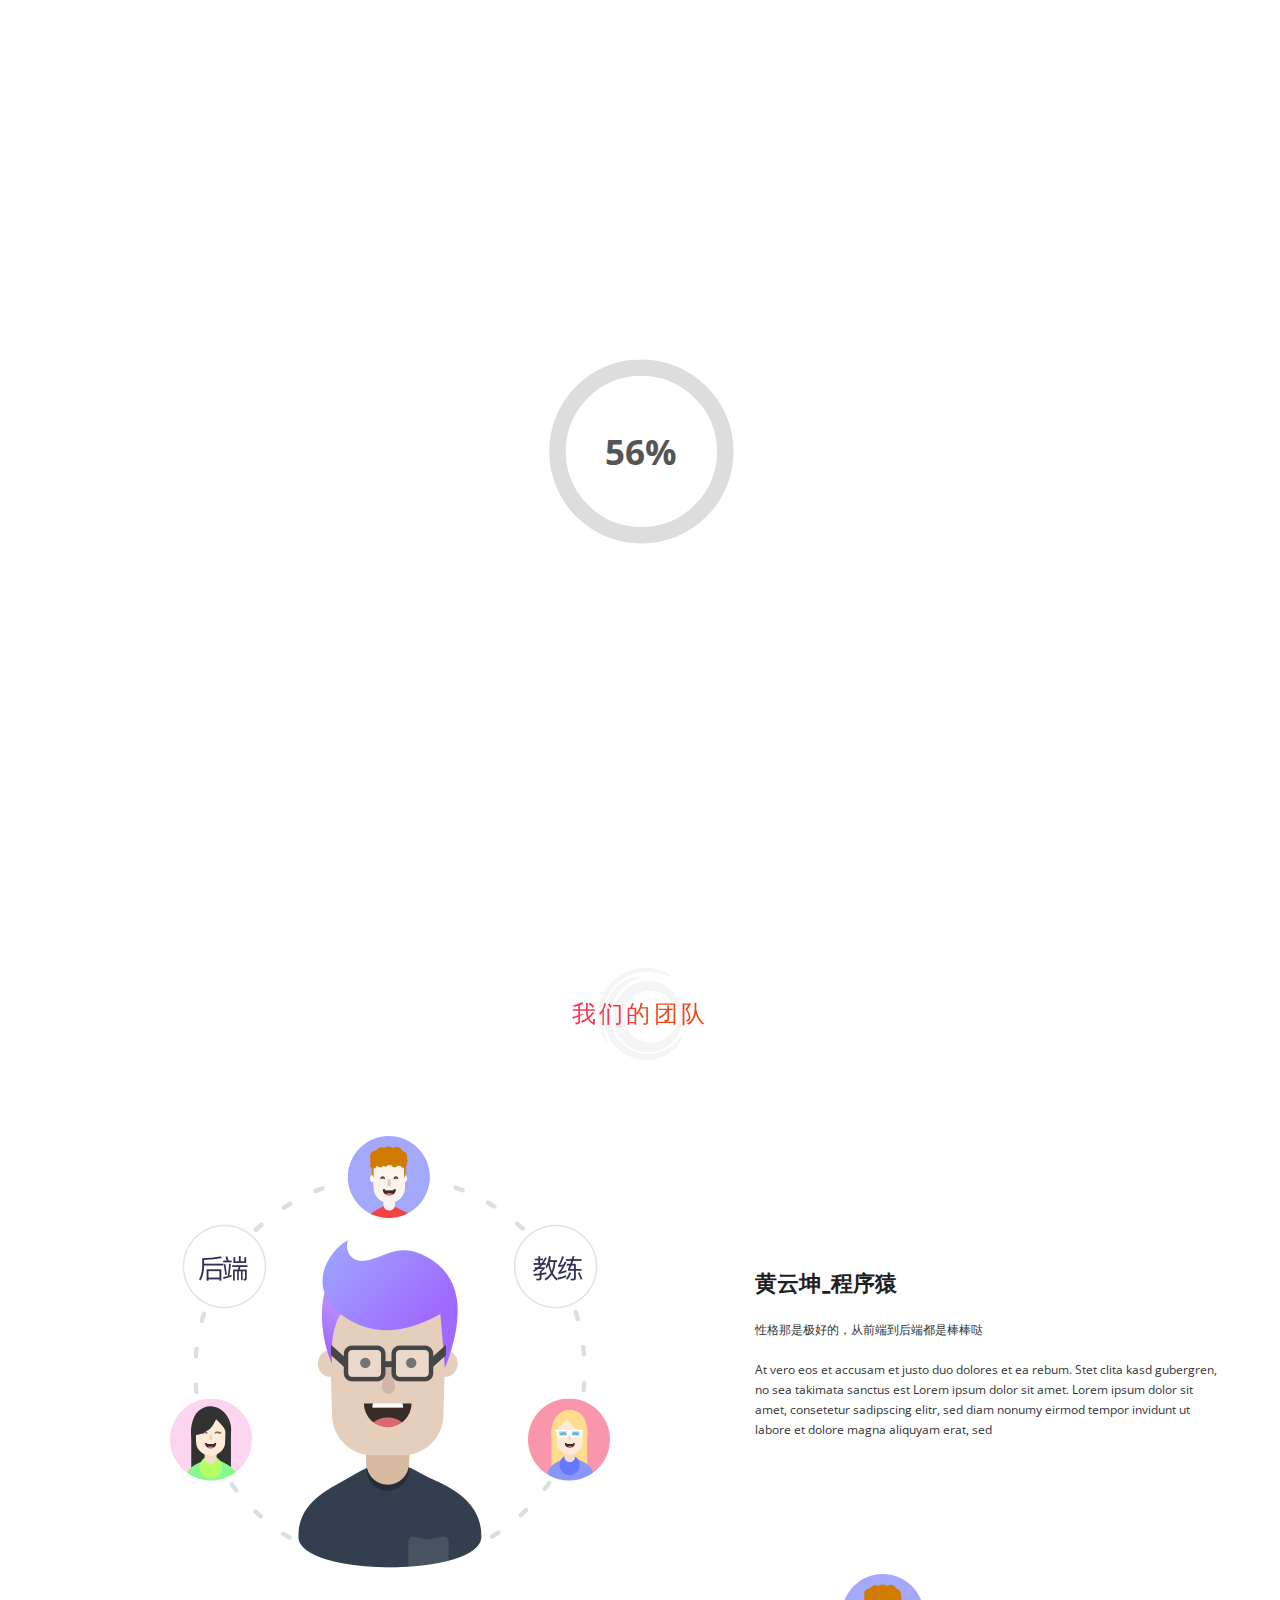
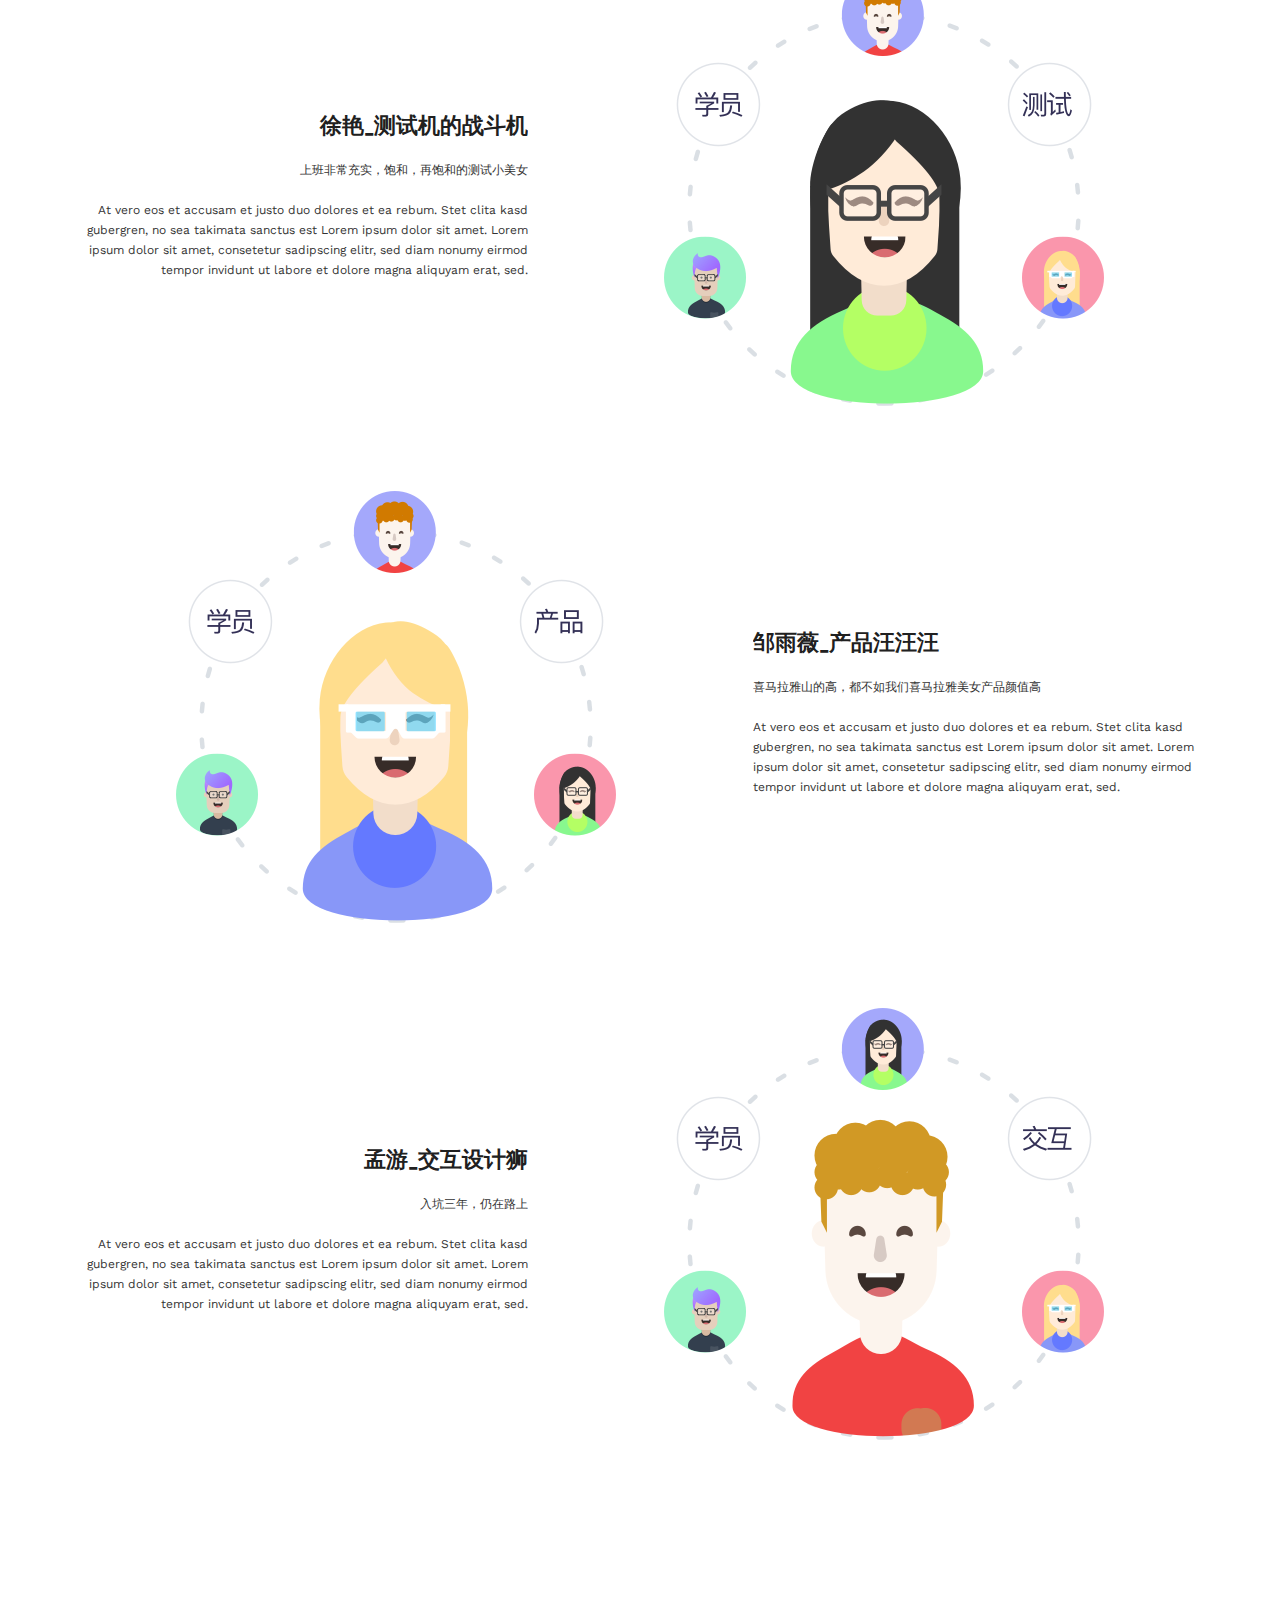
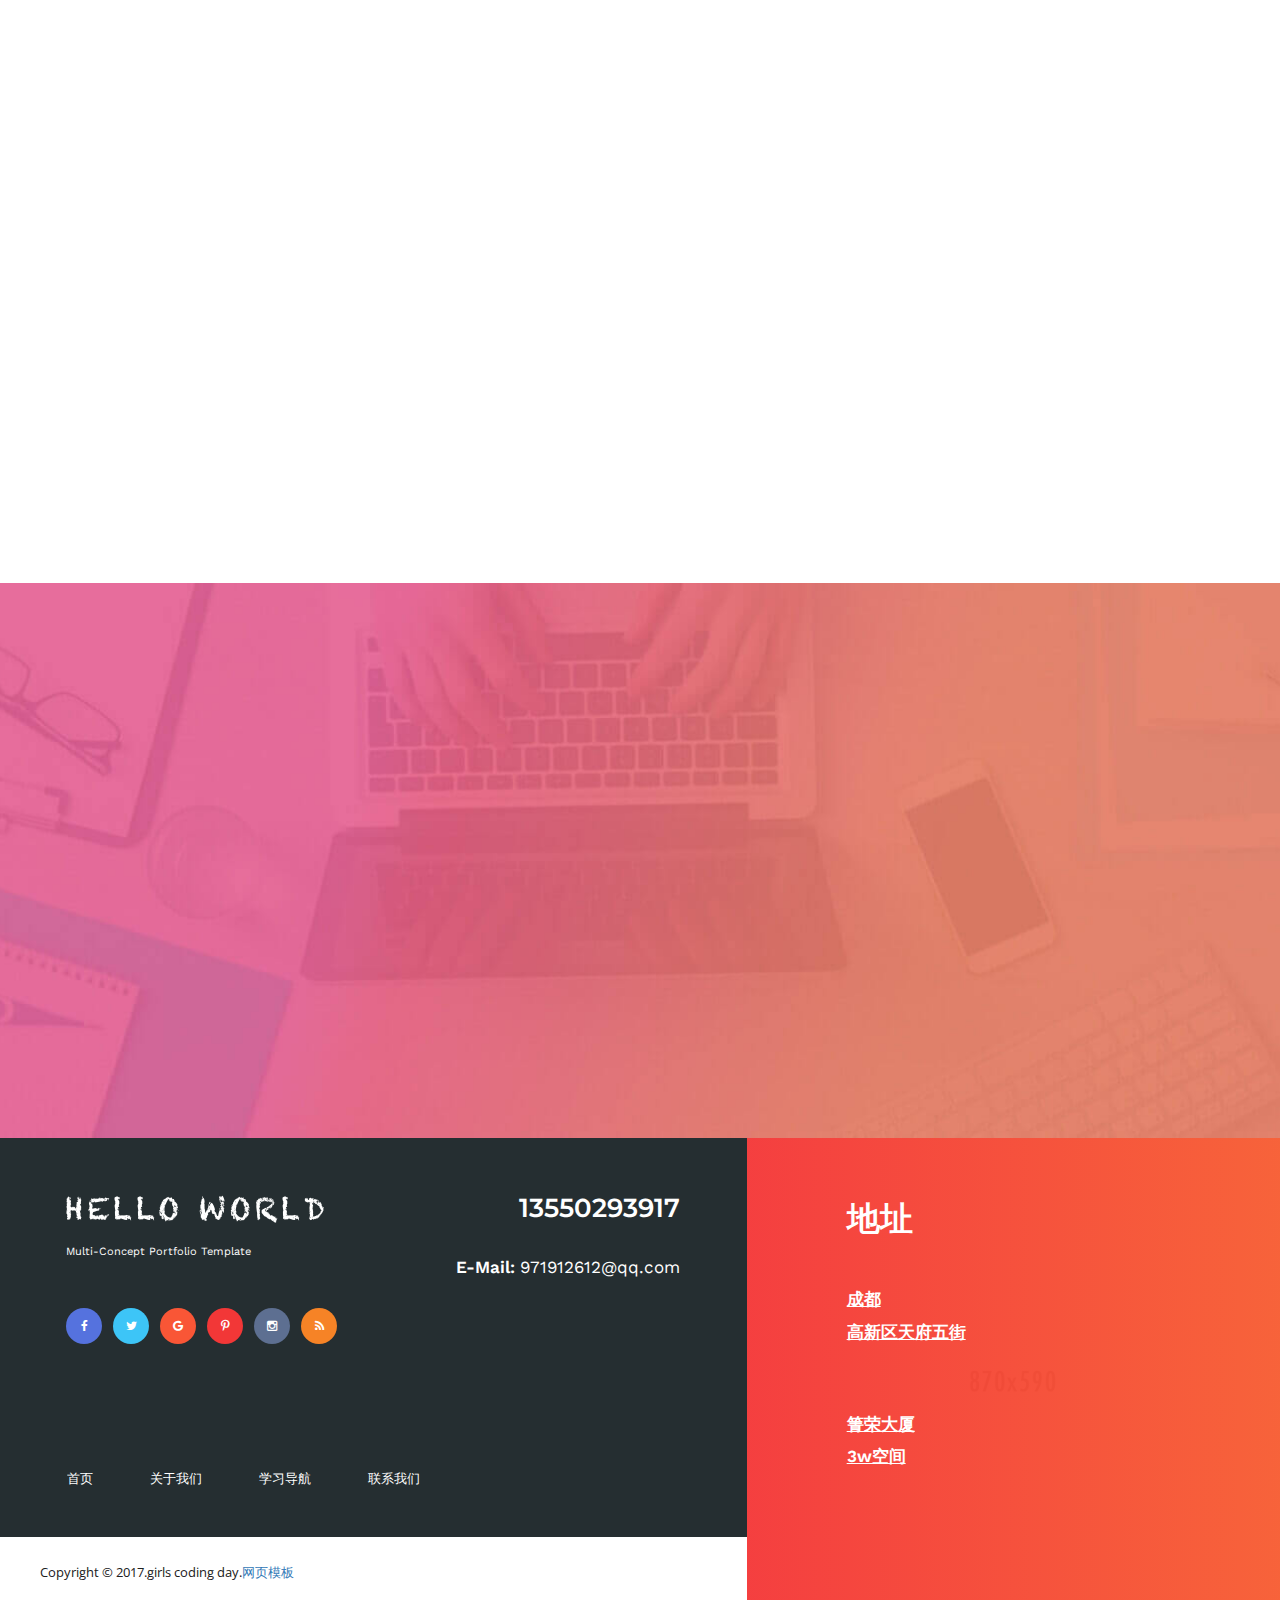
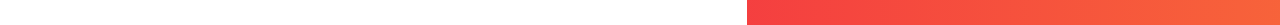
<file: index.html>
﻿<!DOCTYPE html>
<html lang="en">
<head>
<meta charset="utf-8">
<meta http-equiv="X-UA-Compatible" content="IE=edge">
<meta name="viewport" content="width=device-width, initial-scale=1">
<!-- The above 3 meta tags *must* come first in the head; any other head content must come *after* these tags -->
<title>首页</title>
<!-- Bootstrap -->
<link href="css/bootstrap.min.css" rel="stylesheet">
<link href="css/style.css" rel="stylesheet">
<!-- HTML5 shim and Respond.js for IE8 support of HTML5 elements and media queries -->
<!-- WARNING: Respond.js doesn't work if you view the page via file:// -->
<!--[if lt IE 9]>
<script src="https://oss.maxcdn.com/html5shiv/3.7.3/html5shiv.min.js"></script>
<script src="https://oss.maxcdn.com/respond/1.4.2/respond.min.js"></script>
<![endif]-->
</head>
<body>
<div id="ip-container">
	<div class="ip-header">        
		<div class="ip-loader">
			<div class="progress-count"><span id="progrss-cnt">0</span>%</div>
			<svg class="ip-inner" width="220px" height="220px" viewBox="0 0 80 80">
				<path class="ip-loader-circlebg" d="M40,10C57.351,10,71,23.649,71,40.5S57.351,71,40.5,71 S10,57.351,10,40.5S23.649,10,40.5,10z">
				<path id="ip-loader-circle" class="ip-loader-circle" d="M40,10C57.351,10,71,23.649,71,40.5S57.351,71,40.5,71 S10,57.351,10,40.5S23.649,10,40.5,10z">
			</svg>
		</div>
	</div>
	<div class="wrapper ip-main">
		<!-- header start here -->
		<header>
			<div class="navigation clearfix">
				<div class="logo">
					<a href="index.html"><img src="images/HELLO WORLD.png" class="img-responsive" alt="owkey"></a>
				</div>
				<div class="sidebar-menu">
					<button class="menu-btn">
					<span>&nbsp;</span>
					<span>&nbsp;</span>
					<span>&nbsp;</span>
					</button>
					<div class="nav-box">
						<ul class="menu">
							<li><a href="index.html">首页</a></li>
							<li><a href="about.html">关于</li>
							<li><a href="https://www.ubuuk.com/"target="_blank">网站导航</a></li>
							<li><a href="contact.html">关于我们</a></li>
						</ul>
					</div>
				</div>
			</div>
		</header>
		<!-- header ends here -->
		<!-- banner start here -->
		<div class="banner">                
			<div id="rev_slider_113_1_wrapper" class="rev_slider_wrapper fullwidthbanner-container" data-alias="slide-transitions" style="margin:0px auto;background-color:#000000;padding:0px;margin-top:0px;margin-bottom:0px;">
				<div id="rev_slider_113_1" class="rev_slider fullwidthabanner" style="display:none;" data-version="5.0.7">
					<ul>    <!-- SLIDE  -->
						<li  data-index="rs-342" data-transition="fade" data-slotamount="default"  data-easein="default" data-easeout="default" data-masterspeed="default"  data-thumb="../../assets/images/photography9-280x43.jpg"  data-rotate="0"  data-title="Fade" data-description="">
							<!-- MAIN IMAGE -->
							<img src="images/bg_visual.png"  alt=""  data-lazyload="images/bg_visual.png" data-bgposition="center center" data-bgfit="cover" data-bgrepeat="no-repeat" class="rev-slidebg" >
							<!-- LAYERS -->
							<div class="banner-caption tp-caption NotGeneric-Title tp-resizeme" id="slide-1596-layer-1" data-x="['center','center','center','center']" data-hoffset="['0','0','0','0']" data-y="['middle','middle','middle','middle']" data-voffset="['0','0','0','0']" data-fontsize="['70','70','70','45']" data-lineheight="['70','70','70','50']" data-width="none" data-height="none" data-whitespace="nowrap" data-type="text" data-responsive_offset="on" data-frames='[{"from":"z:0;rX:0;rY:0;rZ:0;sX:0.9;sY:0.9;skX:0;skY:0;opacity:0;","speed":1500,"to":"o:1;","delay":1000,"ease":"Power3.easeInOut"},{"delay":"wait","speed":1000,"to":"y:[100%];","mask":"x:inherit;y:inherit;","ease":"Power2.easeInOut"}]' data-textAlign="['center','center','center','center']" data-paddingtop="[10,10,10,10]" data-paddingright="[0,0,0,0]" data-paddingbottom="[10,10,10,10]" data-paddingleft="[0,0,0,0]">
								<p>你好世界</p>
								<h1>女孩们的一周编程体验</h1>
								<h5>产品设计 | 前端开发 | 后端开发 | | 测试 
									
									</h5>
								<a href="contact.html" class="btn btn-default">联系我们</a>
							</div>
							<div class="scroll-down svg tp-caption NotGeneric-Title tp-resizeme" data-x="['center','center','center','center']" data-hoffset="['0','0','0','0']" data-y="['bottom','bottom','bottom','bottom']" data-voffset="['0','0','0','0']" data-fontsize="['70','70','70','45']" data-lineheight="['70','70','70','50']" data-width="none" data-height="none" data-whitespace="nowrap" data-type="text" data-responsive_offset="on" data-frames='[{"from":"z:0;rX:0;rY:0;rZ:0;sX:0.9;sY:0.9;skX:0;skY:0;opacity:0;","speed":1500,"to":"o:1;","delay":1000,"ease":"Power3.easeInOut"},{"delay":"wait","speed":1000,"to":"y:[100%];","mask":"x:inherit;y:inherit;","ease":"Power2.easeInOut"}]' data-textAlign="['center','center','center','center']" data-paddingtop="[10,10,10,10]" data-paddingright="[0,0,0,0]" data-paddingbottom="[10,10,10,10]" data-paddingleft="[0,0,0,0]">
								<a href="#content-box" class="page-scroll">
									<svg xml:space="preserve" enable-background="new 0 0 25.166666 37.8704414" viewBox="0 0 25.166666 37.8704414" y="0px" x="0px" version="1.1" xmlns:xlink="http://www.w3.org/1999/xlink" xmlns="http://www.w3.org/2000/svg">
										<path d="M12.5833445 36.6204414h-0.0000229C6.3499947 36.6204414 1.25 31.5204487 1.25 25.2871208V12.5833216C1.25 6.3499947 6.3499951 1.25 12.5833216 1.25h0.0000229c6.2333269 0 11.3333216 5.0999947 11.3333216 11.3333216v12.7037992C23.916666 31.5204487 18.8166714 36.6204414 12.5833445 36.6204414z" stroke-miterlimit="10" stroke-width="1" stroke="#fff" fill="none" class="stroke">
										<path d="M13.0833359 19.2157116h-0.9192753c-1.0999985 0-1.9999971-0.8999996-1.9999971-1.9999981v-5.428606c0-1.0999994 0.8999987-1.9999981 1.9999971-1.9999981h0.9192753c1.0999985 0 1.9999981 0.8999987 1.9999981 1.9999981v5.428606C15.083334 18.315712 14.1833344 19.2157116 13.0833359 19.2157116z" fill="#fff" class="scroller">
									</svg>
								</a>
							</div>
							<div class="count-box tp-caption NotGeneric-Title tp-resizeme" id="slide-1600-layer-1" data-x="['right','right','right','right']" data-hoffset="['0','0','0','0']" data-y="['bottom','bottom','bottom','bottom']" data-voffset="['0','0','0','0']" data-fontsize="['70','70','70','45']" data-lineheight="['70','70','70','50']" data-width="none" data-height="none" data-whitespace="nowrap" data-type="text" data-responsive_offset="on" data-frames='[{"from":"z:0;rX:0;rY:0;rZ:0;sX:0.9;sY:0.9;skX:0;skY:0;opacity:0;","speed":1500,"to":"o:1;","delay":1000,"ease":"Power3.easeInOut"},{"delay":"wait","speed":1000,"to":"y:[100%];","mask":"x:inherit;y:inherit;","ease":"Power2.easeInOut"}]' data-textAlign="['center','center','center','center']" data-paddingtop="[10,10,10,10]" data-paddingright="[0,0,0,0]" data-paddingbottom="[10,10,10,10]" data-paddingleft="[0,0,0,0]">
								<h3>01</h3>
								<p>DIGITAL EXPERIENCE </p>
							</div>
						</li>
						<li  data-index="rs-343" data-transition="fade" data-slotamount="default"  data-easein="default" data-easeout="default" data-masterspeed="default"  data-thumb="../../assets/images/photography9-280x43.jpg"  data-rotate="0"  data-title="Fade" data-description="">
							<!-- MAIN IMAGE -->
							<img src="images/bg_visual.png"  alt=""  data-lazyload="images/bg_visual.png" data-bgposition="center center" data-bgfit="cover" data-bgrepeat="no-repeat" class="rev-slidebg" >
							<!-- LAYERS -->
							<div class="banner-caption tp-caption NotGeneric-Title tp-resizeme" id="slide-1597-layer-1" data-x="['center','center','center','center']" data-hoffset="['0','0','0','0']" data-y="['middle','middle','middle','middle']" data-voffset="['0','0','0','0']" data-fontsize="['70','70','70','45']" data-lineheight="['70','70','70','50']" data-width="none" data-height="none" data-whitespace="nowrap" data-type="text" data-responsive_offset="on" data-frames='[{"from":"z:0;rX:0;rY:0;rZ:0;sX:0.9;sY:0.9;skX:0;skY:0;opacity:0;","speed":1500,"to":"o:1;","delay":1000,"ease":"Power3.easeInOut"},{"delay":"wait","speed":1000,"to":"y:[100%];","mask":"x:inherit;y:inherit;","ease":"Power2.easeInOut"}]' data-textAlign="['center','center','center','center']" data-paddingtop="[10,10,10,10]" data-paddingright="[0,0,0,0]" data-paddingbottom="[10,10,10,10]" data-paddingleft="[0,0,0,0]">
								<p>WE BUILT</p>
								<h1>CREATIVE INNOVATION</h1>
								<h5>WEB DESIGN | BRANDING | UX DESIGN | | WEB DEVELOPMENT | MOBILE APPS </h5>
								<a href="services.html" class="btn btn-default">CHECK OUR SERVICES</a>
							</div>
							<div class="scroll-down svg tp-caption NotGeneric-Title tp-resizeme" data-x="['center','center','center','center']" data-hoffset="['0','0','0','0']" data-y="['bottom','bottom','bottom','bottom']" data-voffset="['0','0','0','0']" data-fontsize="['70','70','70','45']" data-lineheight="['70','70','70','50']" data-width="none" data-height="none" data-whitespace="nowrap" data-type="text" data-responsive_offset="on" data-frames='[{"from":"z:0;rX:0;rY:0;rZ:0;sX:0.9;sY:0.9;skX:0;skY:0;opacity:0;","speed":1500,"to":"o:1;","delay":1000,"ease":"Power3.easeInOut"},{"delay":"wait","speed":1000,"to":"y:[100%];","mask":"x:inherit;y:inherit;","ease":"Power2.easeInOut"}]' data-textAlign="['center','center','center','center']" data-paddingtop="[10,10,10,10]" data-paddingright="[0,0,0,0]" data-paddingbottom="[10,10,10,10]" data-paddingleft="[0,0,0,0]">
								<a href="#content-box" class="page-scroll">
									<svg xml:space="preserve" enable-background="new 0 0 25.166666 37.8704414" viewBox="0 0 25.166666 37.8704414" y="0px" x="0px" version="1.1" xmlns:xlink="http://www.w3.org/1999/xlink" xmlns="http://www.w3.org/2000/svg">
										<path d="M12.5833445 36.6204414h-0.0000229C6.3499947 36.6204414 1.25 31.5204487 1.25 25.2871208V12.5833216C1.25 6.3499947 6.3499951 1.25 12.5833216 1.25h0.0000229c6.2333269 0 11.3333216 5.0999947 11.3333216 11.3333216v12.7037992C23.916666 31.5204487 18.8166714 36.6204414 12.5833445 36.6204414z" stroke-miterlimit="10" stroke-width="1" stroke="#fff" fill="none" class="stroke">
										<path d="M13.0833359 19.2157116h-0.9192753c-1.0999985 0-1.9999971-0.8999996-1.9999971-1.9999981v-5.428606c0-1.0999994 0.8999987-1.9999981 1.9999971-1.9999981h0.9192753c1.0999985 0 1.9999981 0.8999987 1.9999981 1.9999981v5.428606C15.083334 18.315712 14.1833344 19.2157116 13.0833359 19.2157116z" fill="#fff" class="scroller">
									</svg>
								</a>
							</div>
							<div class="count-box tp-caption NotGeneric-Title tp-resizeme" id="slide-1601-layer-1" data-x="['right','right','right','right']" data-hoffset="['0','0','0','0']" data-y="['bottom','bottom','bottom','bottom']" data-voffset="['0','0','0','0']" data-fontsize="['70','70','70','45']" data-lineheight="['70','70','70','50']" data-width="none" data-height="none" data-whitespace="nowrap" data-type="text" data-responsive_offset="on" data-frames='[{"from":"z:0;rX:0;rY:0;rZ:0;sX:0.9;sY:0.9;skX:0;skY:0;opacity:0;","speed":1500,"to":"o:1;","delay":1000,"ease":"Power3.easeInOut"},{"delay":"wait","speed":1000,"to":"y:[100%];","mask":"x:inherit;y:inherit;","ease":"Power2.easeInOut"}]' data-textAlign="['center','center','center','center']" data-paddingtop="[10,10,10,10]" data-paddingright="[0,0,0,0]" data-paddingbottom="[10,10,10,10]" data-paddingleft="[0,0,0,0]">
								<h3>02</h3>
								<p>CREATIVE INNOVATION</p>
							</div>
						</li>
						<li  data-index="rs-344" data-transition="fade" data-slotamount="default"  data-easein="default" data-easeout="default" data-masterspeed="default"  data-thumb="../../assets/images/photography9-280x43.jpg"  data-rotate="0"  data-title="Fade" data-description="">
							<!-- MAIN IMAGE -->
							<img src="images/bg_visual.png"  alt=""  data-lazyload="images/bg_visual.png" data-bgposition="center center" data-bgfit="cover" data-bgrepeat="no-repeat" class="rev-slidebg" >
							<!-- LAYERS -->
							<div class="banner-caption tp-caption NotGeneric-Title tp-resizeme" id="slide-1598-layer-1" data-x="['center','center','center','center']" data-hoffset="['0','0','0','0']" data-y="['middle','middle','middle','middle']" data-voffset="['0','0','0','0']" data-fontsize="['70','70','70','45']" data-lineheight="['70','70','70','50']" data-width="none" data-height="none" data-whitespace="nowrap" data-type="text" data-responsive_offset="on" data-frames='[{"from":"z:0;rX:0;rY:0;rZ:0;sX:0.9;sY:0.9;skX:0;skY:0;opacity:0;","speed":1500,"to":"o:1;","delay":1000,"ease":"Power3.easeInOut"},{"delay":"wait","speed":1000,"to":"y:[100%];","mask":"x:inherit;y:inherit;","ease":"Power2.easeInOut"}]' data-textAlign="['center','center','center','center']" data-paddingtop="[10,10,10,10]" data-paddingright="[0,0,0,0]" data-paddingbottom="[10,10,10,10]" data-paddingleft="[0,0,0,0]">
								<p>WE OFFER</p>
								<h1>ENDLESS POSSIBILITIES</h1>
								<h5>WEB DESIGN | BRANDING | UX DESIGN | | WEB DEVELOPMENT | MOBILE APPS </h5>
								<a href="services.html" class="btn btn-default">CHECK OUR SERVICES</a>
							</div>
							<div class="scroll-down svg tp-caption NotGeneric-Title tp-resizeme" data-x="['center','center','center','center']" data-hoffset="['0','0','0','0']" data-y="['bottom','bottom','bottom','bottom']" data-voffset="['0','0','0','0']" data-fontsize="['70','70','70','45']" data-lineheight="['70','70','70','50']" data-width="none" data-height="none" data-whitespace="nowrap" data-type="text" data-responsive_offset="on" data-frames='[{"from":"z:0;rX:0;rY:0;rZ:0;sX:0.9;sY:0.9;skX:0;skY:0;opacity:0;","speed":1500,"to":"o:1;","delay":1000,"ease":"Power3.easeInOut"},{"delay":"wait","speed":1000,"to":"y:[100%];","mask":"x:inherit;y:inherit;","ease":"Power2.easeInOut"}]' data-textAlign="['center','center','center','center']" data-paddingtop="[10,10,10,10]" data-paddingright="[0,0,0,0]" data-paddingbottom="[10,10,10,10]" data-paddingleft="[0,0,0,0]">
								<a href="#content-box" class="page-scroll">
									<svg xml:space="preserve" enable-background="new 0 0 25.166666 37.8704414" viewBox="0 0 25.166666 37.8704414" y="0px" x="0px" version="1.1" xmlns:xlink="http://www.w3.org/1999/xlink" xmlns="http://www.w3.org/2000/svg">
										<path d="M12.5833445 36.6204414h-0.0000229C6.3499947 36.6204414 1.25 31.5204487 1.25 25.2871208V12.5833216C1.25 6.3499947 6.3499951 1.25 12.5833216 1.25h0.0000229c6.2333269 0 11.3333216 5.0999947 11.3333216 11.3333216v12.7037992C23.916666 31.5204487 18.8166714 36.6204414 12.5833445 36.6204414z" stroke-miterlimit="10" stroke-width="1" stroke="#fff" fill="none" class="stroke">
										<path d="M13.0833359 19.2157116h-0.9192753c-1.0999985 0-1.9999971-0.8999996-1.9999971-1.9999981v-5.428606c0-1.0999994 0.8999987-1.9999981 1.9999971-1.9999981h0.9192753c1.0999985 0 1.9999981 0.8999987 1.9999981 1.9999981v5.428606C15.083334 18.315712 14.1833344 19.2157116 13.0833359 19.2157116z" fill="#fff" class="scroller">
									</svg>
								</a>
							</div>
							<div class="count-box tp-caption NotGeneric-Title tp-resizeme" id="slide-1602-layer-1" data-x="['right','right','right','right']" data-hoffset="['0','0','0','0']" data-y="['bottom','bottom','bottom','bottom']" data-voffset="['0','0','0','0']" data-fontsize="['70','70','70','45']" data-lineheight="['70','70','70','50']" data-width="none" data-height="none" data-whitespace="nowrap" data-type="text" data-responsive_offset="on" data-frames='[{"from":"z:0;rX:0;rY:0;rZ:0;sX:0.9;sY:0.9;skX:0;skY:0;opacity:0;","speed":1500,"to":"o:1;","delay":1000,"ease":"Power3.easeInOut"},{"delay":"wait","speed":1000,"to":"y:[100%];","mask":"x:inherit;y:inherit;","ease":"Power2.easeInOut"}]' data-textAlign="['center','center','center','center']" data-paddingtop="[10,10,10,10]" data-paddingright="[0,0,0,0]" data-paddingbottom="[10,10,10,10]" data-paddingleft="[0,0,0,0]">
								<h3>03</h3>
								<p>ENDLESS POSSIBILITIES</p>
							</div>
						</li>
						<li  data-index="rs-345" data-transition="fade" data-slotamount="default"  data-easein="default" data-easeout="default" data-masterspeed="default"  data-thumb="../../assets/images/photography9-280x43.jpg"  data-rotate="0"  data-title="Fade" data-description="">
							<!-- MAIN IMAGE -->
							<img src="images/bg_visual.png"  alt=""  data-lazyload="images/bg_visual.png" data-bgposition="center center" data-bgfit="cover" data-bgrepeat="no-repeat" class="rev-slidebg" >
							<!-- LAYERS -->
							<div class="banner-caption tp-caption NotGeneric-Title tp-resizeme" id="slide-1599-layer-1" data-x="['center','center','center','center']" data-hoffset="['0','0','0','0']" data-y="['middle','middle','middle','middle']" data-voffset="['0','0','0','0']" data-fontsize="['70','70','70','45']" data-lineheight="['70','70','70','50']" data-width="none" data-height="none" data-whitespace="nowrap" data-type="text" data-responsive_offset="on" data-frames='[{"from":"z:0;rX:0;rY:0;rZ:0;sX:0.9;sY:0.9;skX:0;skY:0;opacity:0;","speed":1500,"to":"o:1;","delay":1000,"ease":"Power3.easeInOut"},{"delay":"wait","speed":1000,"to":"y:[100%];","mask":"x:inherit;y:inherit;","ease":"Power2.easeInOut"}]' data-textAlign="['center','center','center','center']" data-paddingtop="[10,10,10,10]" data-paddingright="[0,0,0,0]" data-paddingbottom="[10,10,10,10]" data-paddingleft="[0,0,0,0]">
								<p>WE PROVIDE</p>
								<h1>HAPPINESS</h1>
								<h5>WEB DESIGN | BRANDING | UX DESIGN | | WEB DEVELOPMENT | MOBILE APPS </h5>
								<a href="services.html" class="btn btn-default">CHECK OUR SERVICES</a>
							</div>
							<div class="scroll-down svg tp-caption NotGeneric-Title tp-resizeme" data-x="['center','center','center','center']" data-hoffset="['0','0','0','0']" data-y="['bottom','bottom','bottom','bottom']" data-voffset="['0','0','0','0']" data-fontsize="['70','70','70','45']" data-lineheight="['70','70','70','50']" data-width="none" data-height="none" data-whitespace="nowrap" data-type="text" data-responsive_offset="on" data-frames='[{"from":"z:0;rX:0;rY:0;rZ:0;sX:0.9;sY:0.9;skX:0;skY:0;opacity:0;","speed":1500,"to":"o:1;","delay":1000,"ease":"Power3.easeInOut"},{"delay":"wait","speed":1000,"to":"y:[100%];","mask":"x:inherit;y:inherit;","ease":"Power2.easeInOut"}]' data-textAlign="['center','center','center','center']" data-paddingtop="[10,10,10,10]" data-paddingright="[0,0,0,0]" data-paddingbottom="[10,10,10,10]" data-paddingleft="[0,0,0,0]">
								<a href="#content-box" class="page-scroll">
									<svg xml:space="preserve" enable-background="new 0 0 25.166666 37.8704414" viewBox="0 0 25.166666 37.8704414" y="0px" x="0px" version="1.1" xmlns:xlink="http://www.w3.org/1999/xlink" xmlns="http://www.w3.org/2000/svg">
										<path d="M12.5833445 36.6204414h-0.0000229C6.3499947 36.6204414 1.25 31.5204487 1.25 25.2871208V12.5833216C1.25 6.3499947 6.3499951 1.25 12.5833216 1.25h0.0000229c6.2333269 0 11.3333216 5.0999947 11.3333216 11.3333216v12.7037992C23.916666 31.5204487 18.8166714 36.6204414 12.5833445 36.6204414z" stroke-miterlimit="10" stroke-width="1" stroke="#fff" fill="none" class="stroke">
										<path d="M13.0833359 19.2157116h-0.9192753c-1.0999985 0-1.9999971-0.8999996-1.9999971-1.9999981v-5.428606c0-1.0999994 0.8999987-1.9999981 1.9999971-1.9999981h0.9192753c1.0999985 0 1.9999981 0.8999987 1.9999981 1.9999981v5.428606C15.083334 18.315712 14.1833344 19.2157116 13.0833359 19.2157116z" fill="#fff" class="scroller">
									</svg>
								</a>
							</div>
							<div class="count-box tp-caption NotGeneric-Title tp-resizeme" id="slide-1603-layer-1" data-x="['right','right','right','right']" data-hoffset="['0','0','0','0']" data-y="['bottom','bottom','bottom','bottom']" data-voffset="['0','0','0','0']" data-fontsize="['70','70','70','45']" data-lineheight="['70','70','70','50']" data-width="none" data-height="none" data-whitespace="nowrap" data-type="text" data-responsive_offset="on" data-frames='[{"from":"z:0;rX:0;rY:0;rZ:0;sX:0.9;sY:0.9;skX:0;skY:0;opacity:0;","speed":1500,"to":"o:1;","delay":1000,"ease":"Power3.easeInOut"},{"delay":"wait","speed":1000,"to":"y:[100%];","mask":"x:inherit;y:inherit;","ease":"Power2.easeInOut"}]' data-textAlign="['center','center','center','center']" data-paddingtop="[10,10,10,10]" data-paddingright="[0,0,0,0]" data-paddingbottom="[10,10,10,10]" data-paddingleft="[0,0,0,0]">
								<h3>04</h3>
								<p>HAPPINESS</p>
							</div>
						</li>
					</ul>
				</div>
			</div>
		</div>
		<!-- banner end here -->            
		<!-- main-content start here -->
		<div id="content-box" class="section about-content home-content">
			<div class="title">
				<h2 class="text-uppercase">我们的团队</h2>
			</div>
			<div class="container">
				<div class="row">
					<div class="what-we-do">
						<div class="col-md-7 col-xs-12">
							<div class="content-image box-shadow">
								<img src="images/jiaolian.png" alt="abt-content-01" class="img-responsive">
								<span class="count"></span>
							</div>
						</div>
						<div class="col-md-5 col-xs-12">
							<div class="OUR LATEST PROJECTS">
								</div>
								<br><br><br><br><br><br>
								<h3>黄云坤_程序猿</h3>
								<p>性格那是极好的，从前端到后端都是棒棒哒 </p>
								<p>At vero eos et accusam et justo duo dolores et ea rebum. Stet clita kasd gubergren, no sea takimata sanctus est Lorem ipsum dolor sit amet. Lorem ipsum dolor sit amet, consetetur sadipscing elitr, sed diam nonumy eirmod tempor invidunt ut labore et dolore magna aliquyam erat, sed</p>
							</div>
							<a href="#" class="text-uppercase read-more pull-right"></a>
						</div>
					</div>
					<div class="what-we-do">
						<div class="col-md-7 col-md-push-5 col-xs-12">
							<div class="content-image box-shadow">
								<img src="images/ceshi.png" alt="abt-content-01" class="img-responsive">
								<span class="count"></span>
							</div>
						</div>
						<div class="col-md-5 col-md-pull-7 col-xs-12">
							<div class="content-box text-right">
								<h3>徐艳_测试机的战斗机</h3>
								<p>上班非常充实，饱和，再饱和的测试小美女</p>
								<p>At vero eos et accusam et justo duo dolores et ea rebum. Stet clita kasd gubergren, no sea takimata sanctus est Lorem ipsum dolor sit amet. Lorem ipsum dolor sit amet, consetetur sadipscing elitr, sed diam nonumy eirmod tempor invidunt ut labore et dolore magna aliquyam erat, sed.</p>
							</div>
							<a href="#" class="text-uppercase read-more pull-left "></a>
						</div>
					</div>
					<div class="what-we-do">
						<div class="col-md-7 col-xs-12">
							<div class="content-image box-shadow">
								<img src="images/chanpin.png" alt="abt-content-01" class="img-responsive">
								<span class="count"></span>
							</div>
						</div>
						<div class="col-md-5 col-xs-12">
							<div class="content-box text-left">
								<h3>邹雨薇_产品汪汪汪</h3>
								<p>喜马拉雅山的高，都不如我们喜马拉雅美女产品颜值高 </p>
								<p>At vero eos et accusam et justo duo dolores et ea rebum. Stet clita kasd gubergren, no sea takimata sanctus est Lorem ipsum dolor sit amet. Lorem ipsum dolor sit amet, consetetur sadipscing elitr, sed diam nonumy eirmod tempor invidunt ut labore et dolore magna aliquyam erat, sed.</p>
							</div>
							<a href="#" class="text-uppercase read-more pull-right  "></a>
						</div>
				    </div>
					<div class="what-we-do">
						<div class="col-md-7 col-md-push-5 col-xs-12">
							<div class="content-image box-shadow">
								<img src="images/jiaohu.png" alt="abt-content-01" class="img-responsive">
								<span class="count"></span>
							</div>
						</div>
						<div class="col-md-5 col-md-pull-7 col-xs-12">
							<div class="content-box text-right">
								<h3>孟游_交互设计狮</h3>
								<p>入坑三年，仍在路上</p>
								<p>At vero eos et accusam et justo duo dolores et ea rebum. Stet clita kasd gubergren, no sea takimata sanctus est Lorem ipsum dolor sit amet. Lorem ipsum dolor sit amet, consetetur sadipscing elitr, sed diam nonumy eirmod tempor invidunt ut labore et dolore magna aliquyam erat, sed.</p>
							</div>
							<a href="#" class="text-uppercase read-more pull-left "></a>
						</div>
					</div>
				</div>
			</div>
		</div>
		<!-- our-projects starts here -->
		<!-- meet-our-team starts here  -->
		<div class="section latest-projects">
			<div class="title wow fadeInUp">
				<h2 class="text-uppercase">我们的上线项目</h2>
			</div>
			<div data-js="hero-demo" class="wow fadeInUp">
				<ul class="filters button-group filters-button-group js-radio-button-group list-inline">
				  <li><button class="button is-checked" data-filter="*">All</button></li>
				  <li><button class="button" data-filter=".webdesign">黄云坤</button></li>
				  <li><button class="button" data-filter=".corporate-identity">徐艳</button></li>
				  <li><button class="button" data-filter=".illustration">邹雨薇</button></li>
				  <li><button class="button" data-filter=".motion">孟游</button></li>
				  <li><button class="button" data-filter=".ui-ux-design">girls coding days</button></li>
				</ul>
				<div class="grid">
					<div class="element-item webdesign illustration" data-category="webdesign">
						<a href="http://www.ximalaya.com/explore/" target="_blank">
							<img src="images/喜.png" alt="product" class="img-responsive">
							<div class="caption">
								<div class="cap-inner">
									<h3>喜马拉雅</h3>
									<span>开发 / DESIGN / TEST</span>
								</div>
							</div>
						</a>
					</div>
					<div class="element-item corporate-identity illustration ui-ux-design motion" data-category="illustration">
						<a href="http://www.biiduu.cn/#/" target="_blank">
							<img src="images/币都.png" alt="product" class="img-responsive">
							<div class="caption">
								<div class="cap-inner">
									<h3>币都</h3>
									<span>交互设计 / 产品测试</span>
								</div>
							</div>
						</a>
					</div>
					<div class="element-item motion illustration" data-category="motion">
						<a href="http://www.tailorx.cn/" target="_blank">
							<img src="images/tx.png" alt="product" class="img-responsive">
							<div class="caption">
								<div class="cap-inner">
									<h3>TailorX</h3>
									<span> 交互设计 / 门店设计</span>
								</div>
							</div>
						</a>
					</div>
					<div class="element-item motion corporate-identity illustration ui-ux-design" data-category="motion">
						<a href="http://www.bestkeep.cn/" target="_blank">
							<img src="images/bk.png" alt="product" class="img-responsive">
							<div class="caption">
								<div class="cap-inner">
									<h3>Bestkeep</h3>
									<span> DESIGN </span>
								</div>
							</div>
						</a>
					</div>
					
			</div>
			<div class="load-more-btn">
				<a href="#" class="btn gray-btn">LOAD MORE</a>
			</div>
		</div>
		<!-- testimonials end here -->
		<!-- services start here -->
		<div class="section services-section">
			<div class="container">
				<div class="row">
					<div class="col-sm-4 col-xs-12 wow fadeInUp">
						<div class="services-box">
							<div class="service-icon">
								<img src="images/MARKETING-STRATEGIES.png" alt="ms" />
							</div>
							<div class="service-name">
								<h4 class="text-uppercase">MARKETING STRATEGIES</h4>
							</div>
							<div class="service-content">
								<p>At vero eos et accusam et justo duo dolores et ea rebum. Stet clita kasd gubergren, no sea takimata sanctus est Lorem ipsum dolor sit amet. Lorem ipsum dolor sit amet.</p>
							</div>
						</div>
					</div>
					<div class="col-sm-4 col-xs-12 wow fadeInUp">
						<div class=" services-box">
							<div class="service-icon">
								<img src="images/search-engine-optimiztation.png" alt="ms">
							</div>
							<div class="service-name">
								<h4 class="text-uppercase">search engine optimiztation</h4>
							</div>
							<div class="service-content">
								<p>At vero eos et accusam et justo duo dolores et ea rebum. Stet clita kasd gubergren, no sea takimata sanctus est Lorem ipsum dolor sit amet. Lorem ipsum dolor sit amet.</p>
							</div>
						</div>
					</div>
					<div class="col-sm-4 col-xs-12 wow fadeInUp">
						<div class="services-box">
							<div class="service-icon">
								<img src="images/keyword-research.png" alt="ms" />
							</div>
							<div class="service-name">
								<h4 class="text-uppercase">keyword research</h4>
							</div>
							<div class="service-content">
								<p>At vero eos et accusam et justo duo dolores et ea rebum. Stet clita kasd gubergren, no sea takimata sanctus est Lorem ipsum dolor sit amet. Lorem ipsum dolor sit amet.</p>
							</div>
						</div>
					</div>
				</div>
				<div class="row">
					<div class="col-sm-4 col-xs-12 wow fadeInUp">
						<div class="services-box">
							<div class="service-icon">
								<img src="images/statistic-analysis.png" alt="ms" />
							</div>
							<div class="service-name">
								<h4 class="text-uppercase">statistic analysis</h4>
							</div>
							<div class="service-content">
								<p>At vero eos et accusam et justo duo dolores et ea rebum. Stet clita kasd gubergren, no sea takimata sanctus est Lorem ipsum dolor sit amet. Lorem ipsum dolor sit amet.</p>
							</div>
						</div>
					</div>
					<div class="col-sm-4 col-xs-12 wow fadeInUp">
						<div class="services-box">
							<div class="service-icon">
								<img src="images/traffic-booster.png" alt="ms" />
							</div>
							<div class="service-name">
								<h4 class="text-uppercase">traffic booster</h4>
							</div>
							<div class="service-content">
								<p>At vero eos et accusam et justo duo dolores et ea rebum. Stet clita kasd gubergren, no sea takimata sanctus est Lorem ipsum dolor sit amet. Lorem ipsum dolor sit amet.</p>
							</div>
						</div>
					</div>
					<div class="col-sm-4 col-xs-12 wow fadeInUp">
						<div class="services-box">
							<div class="service-icon">
								<img src="images/creative-options.png" alt="ms" />
							</div>
							<div class="service-name">
								<h4 class="text-uppercase">creative options</h4>
							</div>
							<div class="service-content">
								<p>At vero eos et accusam et justo duo dolores et ea rebum. Stet clita kasd gubergren, no sea takimata sanctus est Lorem ipsum dolor sit amet. Lorem ipsum dolor sit amet.</p>
							</div>
						</div>
					</div>
				</div>
			</div>
		</div>
		
		<!-- clients section ends here -->
		<!-- main-content end here -->
		<!-- footer start -->
		<footer>
			<div class="clearfix">
				<div class="col-sm-7 col-xs-12 no-padding">
					<div class="footer-section-left">
						<div class="clearfix">
							<div class="col-sm-6 col-xs-12">
								<div class="footer-logo">
									<a href="index.html"><img src="images/HELLO WORLD.png" alt="logo"></a>
									<p>Multi-Concept Portfolio Template</p>
								</div>
								<div class="social-icons">
									<ul class="list-inline list-unstyled">
										<li><a href="#" class="facebook"><i class="fa fa-facebook"></i></a></li>
										<li><a href="#" class="twitter"><i class="fa fa-twitter"></i></a></li>
										<li><a href="#" class="google"><i class="fa fa-google"></i></a></li>
										<li><a href="#" class="pinterest"><i class="fa fa-pinterest-p"></i></a></li>
										<li><a href="#" class="instagram"><i class="fa fa-instagram"></i></a></li>
										<li><a href="#" class="rss"><i class="fa fa-rss"></i></a></li>
									</ul>
								</div>
							</div>
							<div class="col-sm-6 col-xs-12 text-right">
								<div class="information-section">
									<a class="number" href="tel:080049123456789">13550293917</a>
									<p>E-Mail: <a href="mailto:support@owkey.com">971912612@qq.com</a></p>
								</div>
							</div>
						</div>
						<div class="footer-navigation">
							<ul class="list-unstyled">
								<li><a href="index.html">首页</a></li>
								<li><a href="about.html">关于我们</a></li>
								<li><a href="https://www.ubuuk.com/">学习导航</a></li>
								<li><a href="contact.html">联系我们</a></li>
							</ul>
						</div>
					</div>
					<div class="copyright">
						<p>Copyright &copy; 2017.girls coding day.<a target="_blank" href="http://sc.chinaz.com/moban/">&#x7F51;&#x9875;&#x6A21;&#x677F;</a></p>
					</div>
				</div>
				<div class="col-sm-5 col-xs-12 no-padding">
					<div class="footer-section-right">
						<div class="overlay"></div>
						<div class="address-box">
							<h2>地址</h2>
							<address>
								<p>成都</p>
								<p>高新区天府五街</p>
							</address>
							<address>
								<p>箐荣大厦</p>
								<p>3w空间</p>
							</address>
						</div>
					</div>
				</div>
			</div>
		</footer>
		<a href="#" class="scrollup"><i class="fa fa-chevron-up"></i></a>
		<!-- footer end -->
	</div>
</div>
<!-- css start -->
<link href="css/font-awesome.min.css" rel="stylesheet">
<link href="css/slick.css" rel="stylesheet">
<link rel="stylesheet" type="text/css" href="css/settings.css">
<link rel="stylesheet" type="text/css" href="css/animate.css">
<!-- css end -->
<!-- jQuery (necessary for Bootstrap's JavaScript plugins) -->
<script type="text/javascript" src="js/jquery-3.1.1.min.js"></script>
<!-- Include all compiled plugins (below), or include individual files as needed -->
<script type="text/javascript" src="js/bootstrap.min.js"></script>
<script type="text/javascript" src="js/slick.min.js"></script>
<script type="text/javascript" src="js/isotope.pkgd.js"></script>
<script type="text/javascript" src="js/imagesloaded.pkgd.min.js"></script>
<script type="text/javascript" src="js/jquery.easing.min.js"></script>    
<script type="text/javascript" src="js/modernizr.custom.js"></script> 
<script type="text/javascript" src="js/classie.js"></script>
<script type="text/javascript" src="js/pathLoader.js"></script>
<script type="text/javascript" src="js/main.js"></script>   
<script type="text/javascript" src="js/jquery.unveilEffects.js"></script>           
<script type="text/javascript" src="js/jquery.themepunch.tools.min.js"></script>
<script type="text/javascript" src="js/jquery.themepunch.revolution.min.js"></script>
<script type="text/javascript" src="js/revolution.extension.navigation.min.js"></script>
<script type="text/javascript" src="js/revolution.extension.slideanims.min.js"></script>
<script type="text/javascript" src="js/revolution.extension.layeranimation.min.js"></script> 
<script type="text/javascript" src="js/owkey.js"></script>
<script type="text/javascript" src="js/owkey-rev-slider.js"></script>
</body>
</html>
</file>
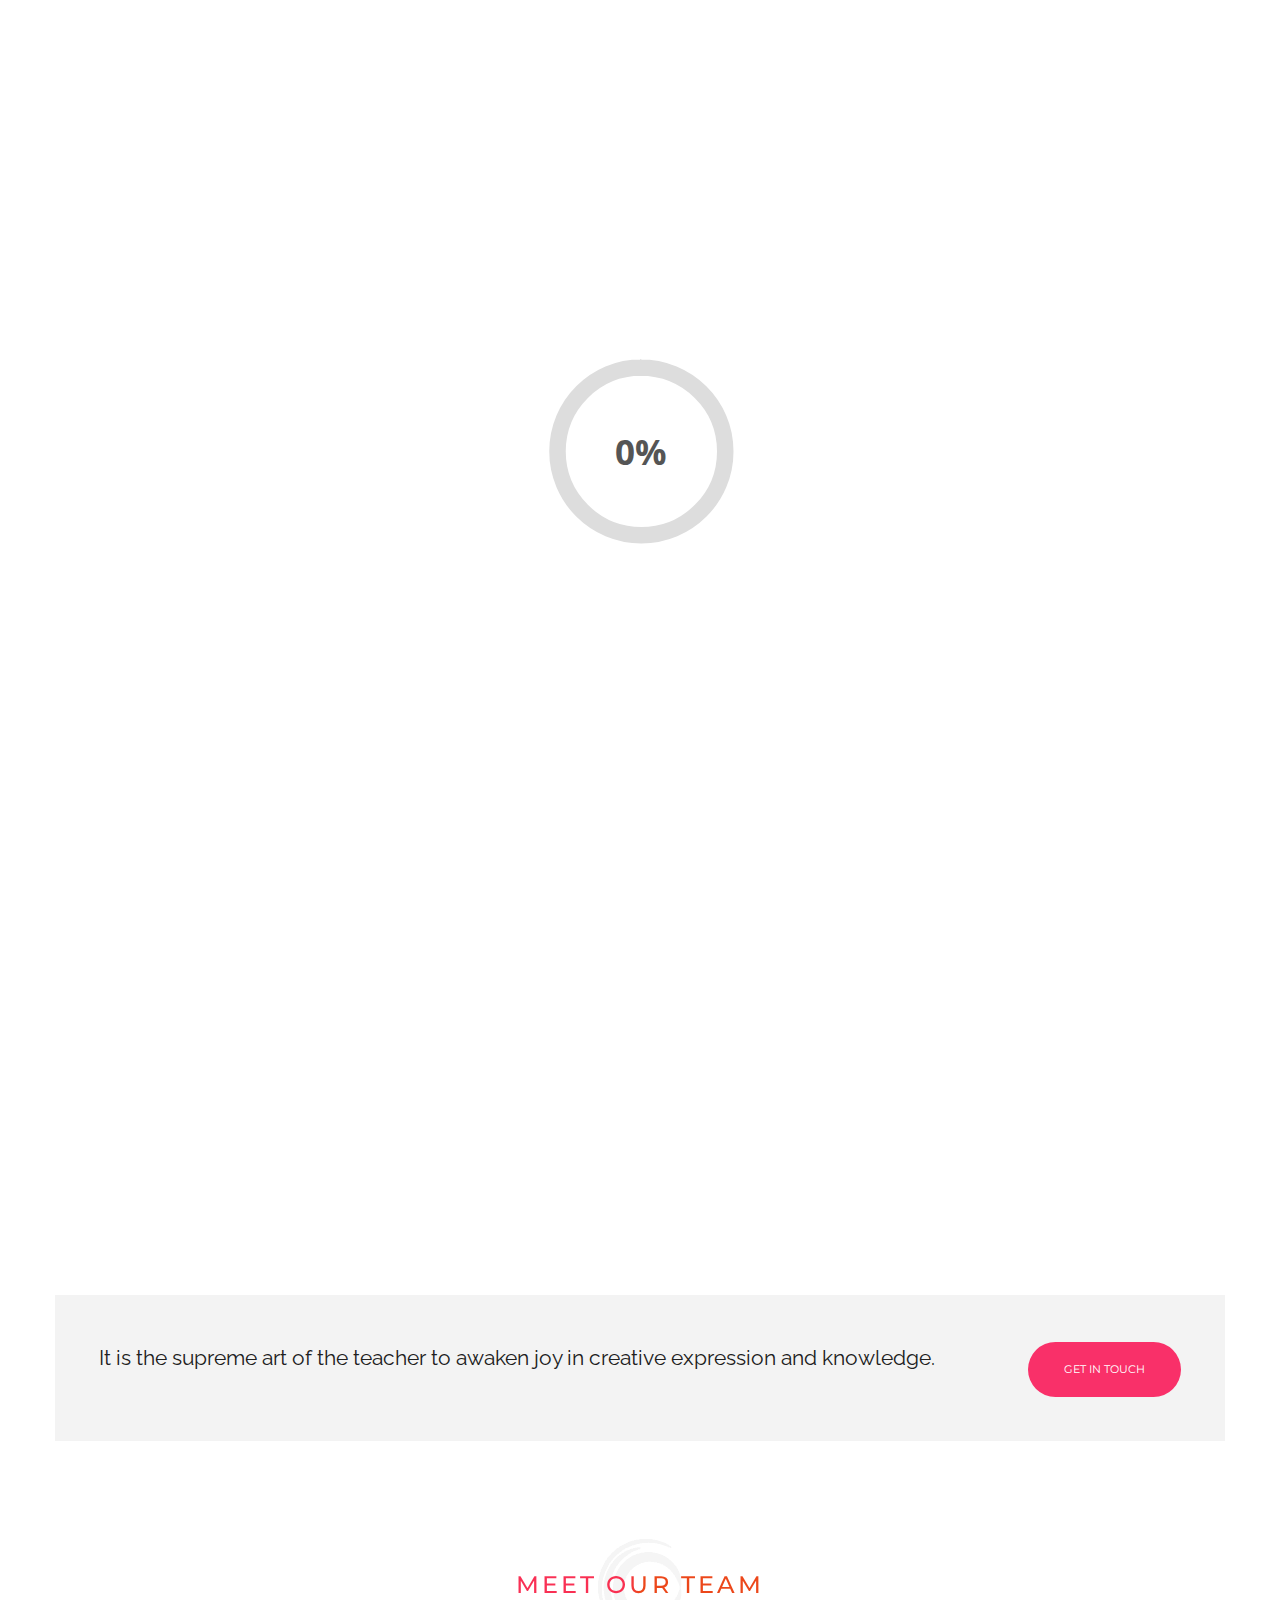
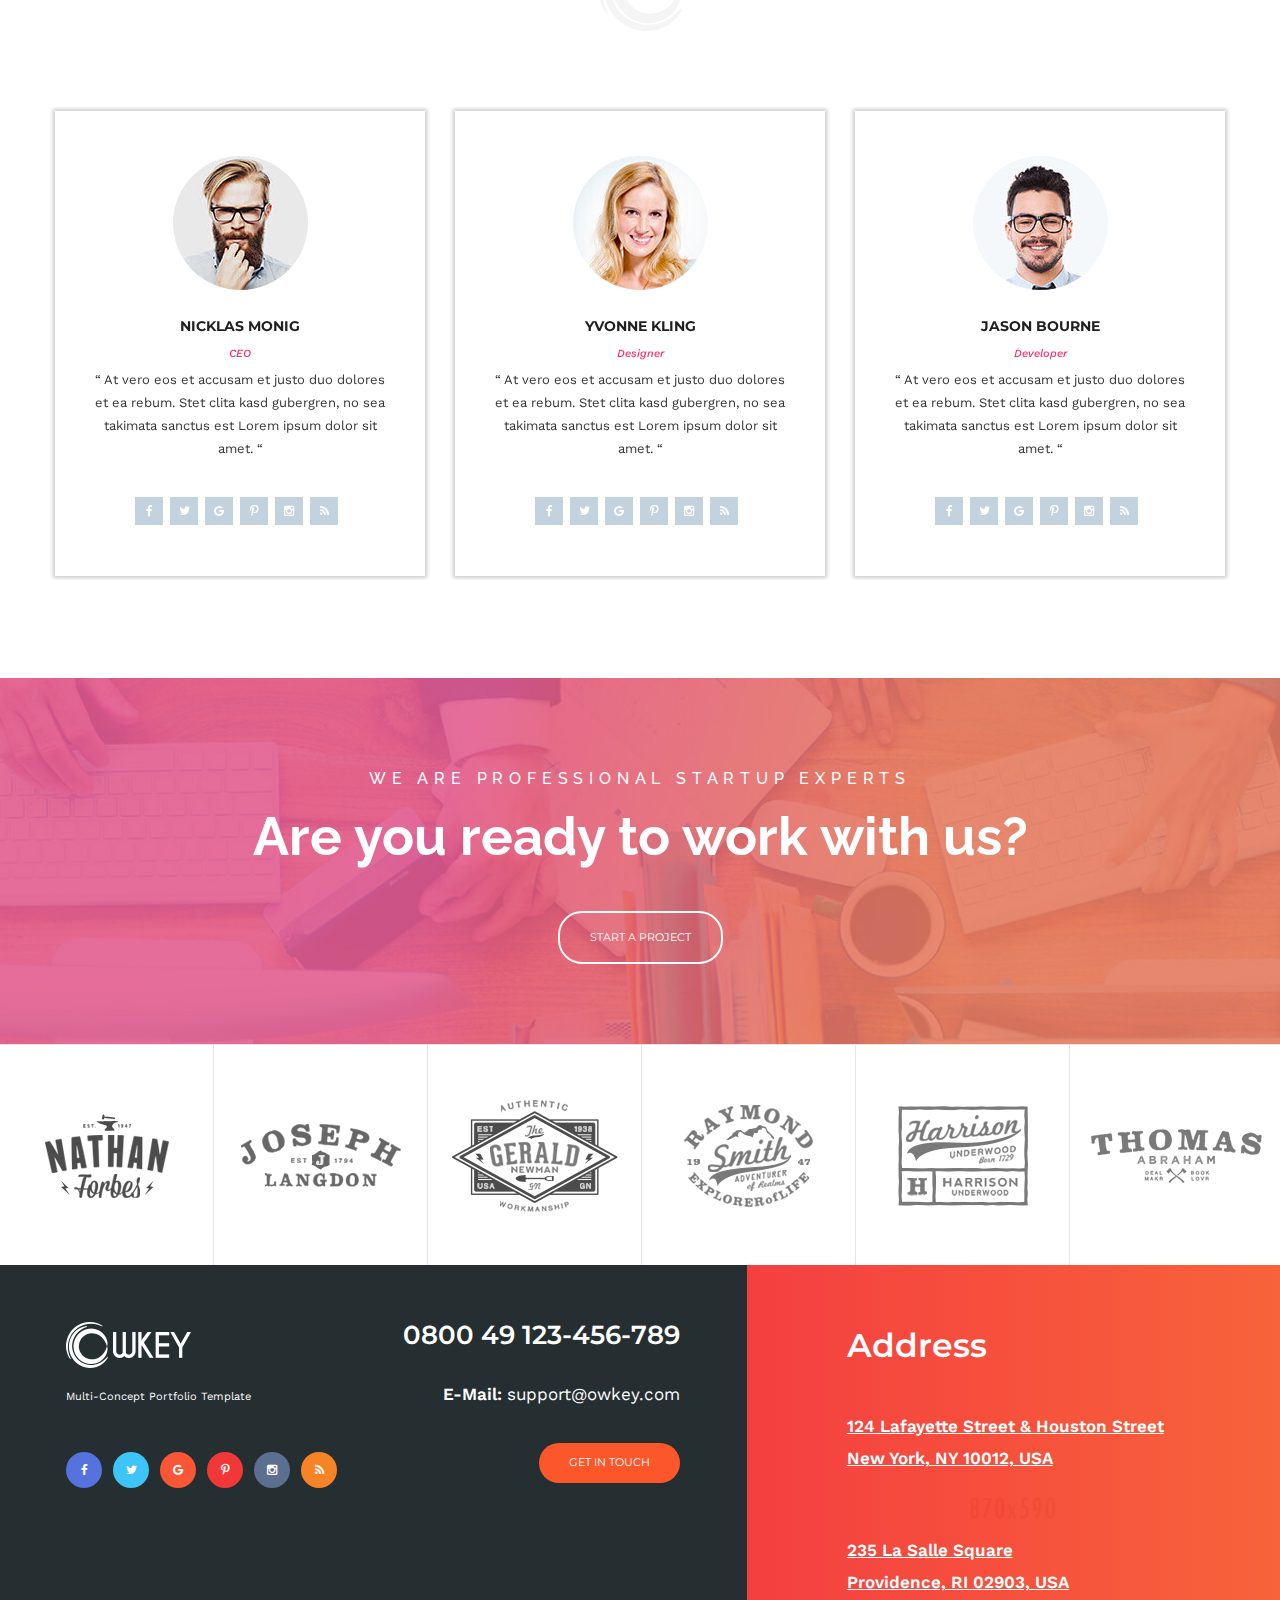
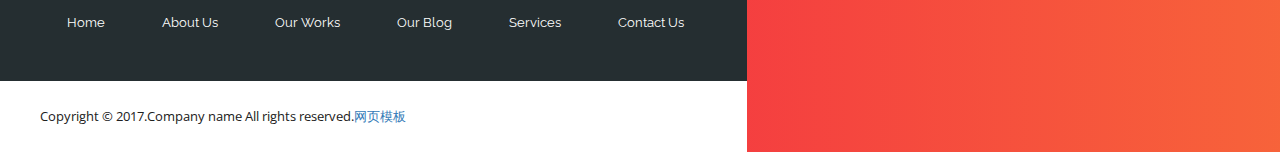
<file: about.html>
﻿<!DOCTYPE html>
<html lang="en">
<head>
<meta charset="utf-8">
<meta http-equiv="X-UA-Compatible" content="IE=edge">
<meta name="viewport" content="width=device-width, initial-scale=1">
<!-- The above 3 meta tags *must* come first in the head; any other head content must come *after* these tags -->
<title>About</title>

<!-- Bootstrap -->
<link href="css/bootstrap.min.css" rel="stylesheet">
<link href="css/style.css" rel="stylesheet">

<!-- HTML5 shim and Respond.js for IE8 support of HTML5 elements and media queries -->
<!-- WARNING: Respond.js doesn't work if you view the page via file:// -->
<!--[if lt IE 9]>
  <script src="https://oss.maxcdn.com/html5shiv/3.7.3/html5shiv.min.js"></script>
  <script src="https://oss.maxcdn.com/respond/1.4.2/respond.min.js"></script>
<![endif]-->
</head>
<body>
<div id="ip-container">
	<div class="ip-header">
		<div class="ip-loader">
			<div class="progress-count"><span id="progrss-cnt">0</span>%</div>
			<svg class="ip-inner" width="220px" height="220px" viewBox="0 0 80 80">
				<path class="ip-loader-circlebg" d="M40,10C57.351,10,71,23.649,71,40.5S57.351,71,40.5,71 S10,57.351,10,40.5S23.649,10,40.5,10z" />
				<path id="ip-loader-circle" class="ip-loader-circle" d="M40,10C57.351,10,71,23.649,71,40.5S57.351,71,40.5,71 S10,57.351,10,40.5S23.649,10,40.5,10z" />
			</svg>
		</div>
	</div>
	<div class="wrapper ip-main">
		<!-- header start here -->
		<header>
			<div class="navigation clearfix">
				<div class="logo">
					<a href="index.html"><img src="images/logo.png" class="img-responsive" alt="owkey"></a>
				</div>
				<div class="sidebar-menu">
					<button class="menu-btn">
						<span>&nbsp;</span>
						<span>&nbsp;</span>
						<span>&nbsp;</span>
					</button>
					<div class="nav-box">
						<ul class="menu">
							<li><a href="index.html">Home</a></li>
							<li><a href="about.html">About</a></li>
							<li><a href="services.html">Services</a></li>
							<li><a href="contact.html">Contact</a></li>
						</ul>
					</div>
				</div>
			</div>
		</header>
		<!-- header ends here -->
		<!-- banner start here -->
		<div class="banner inner-banner">
			<img src="images/banner2.jpg" alt="banner" class="img-responsive">
			<div class="banner-caption">
				<h1>ABOUT US</h1>
				<ol class="breadcrumb"> <li><a href="#">home</a></li> <li class="active">about us</li> </ol>
			</div>
		</div>
		<!-- banner end here -->
		<!-- about-content -->
		<div class="section about-content">
			<div class="container">
				<div class="row">
					<div class="col-sm-7 col-xs-12 ">
						<div class="about-content-img box-shadow2">
							<img src="images/about-img1.jpg" alt="img" class="img-responsive" />
						</div>
					</div>
					<div class="col-sm-5 col-xs-12 ">
						<div class="content-box">
							<h3>About our company</h3>
							<h4 class="link">Ut wisi enim ad minim veniam, quis nostrud exerci tation ullamcor pmmodo consequat.</h4>
							<p>Lorem ipsum dolor sit amet, consetetur sadipscing elitr, sed diam nonumy eirmod tempor invidunt ut labore et dolore magna aliquyam erat, sed diam voluptua. At vero eos et accusam et justo duo dolores et ea rebum. Stet clita kasd gubergren, no sea takimata sanctus est Lorem ipsum dolor sit amet. Lorem ipsum dolor sit amet, consetetur sadipscing elitr, sed diam nonumy eirmod tempor invidunt ut labore et dolore magna aliquyam erat, sed diam voluptua.</p>
							<p>At vero eos et accusamg elitr, sed diam nonumy eirmod tempor invidunt ut labore et dolore magna aliquyam erat, sed.</p>
							<a href="#" class="read-more text-uppercase pull-right">read more</a>
						</div>
					</div>
				</div>
			</div>
		</div>
		<div class="section what-we-do wow fadeInUp">
			<div class="title text-uppercase">
				<h2>what we do</h2>
			</div>
			<div class="container">
				<div class="row">
					<div class="col-sm-4 ">
						<div class="services-box">
							<div class="service-icon">
								<span>01</span>
							</div>
							<div class="service-name">
								<h4>Branding</h4>
							</div>
							<div class="service-content">
								<p>At vero eos et accusam et justo duo dolores et ea rebum. Stet clita kasd gubergren, no sea takimata sanctus est Lorem ipsum dolor sit amet.</p>
							</div>
						</div>
					</div>
					<div class="col-sm-4 ">
						<div class="services-box">
							<div class="service-icon">
								<span>02</span>
							</div>
							<div class="service-name">
								<h4>Webdesign</h4>
							</div>
							<div class="service-content">
								<p>At vero eos et accusam et justo duo dolores et ea rebum. Stet clita kasd gubergren, no sea takimata sanctus est Lorem ipsum dolor sit amet.</p>
							</div>
						</div>
					</div>
					<div class="col-sm-4 ">
						<div class="services-box">
							<div class="service-icon">
								<span>03</span>
							</div>
							<div class="service-name">
								<h4>Webdevelopement</h4>
							</div>
							<div class="service-content">
								<p>At vero eos et accusam et justo duo dolores et ea rebum. Stet clita kasd gubergren, no sea takimata sanctus est Lorem ipsum dolor sit amet.</p>
							</div>
						</div>
					</div>
				</div>
			</div>
		</div>
		<div class="section">
			<div class="container">
				<div class="get-in-touch">
					<p class="pull-left">It is the supreme art of the teacher to awaken joy in creative expression and knowledge.</p>
					<a href="#" class="btn btn-pink pull-right">get in touch</a>
				</div>
			</div>
		</div>
		<!-- meet-our-team starts here  -->
		<div class="section meet-our-team">
			<div class="title">
				<h2 class="text-uppercase">MEET OUR TEAM</h2>
			</div>
			<div class="container">
				<div class="row">
					<div class="team-slider">
						<!-- Feature Box 1 -->
						<div class="col-sm-4 col-xs-12">
							<div class="feature-box box-shadow">
								<div class="icon">
									<a href="#"><img src="images/team1.jpg" alt="img" class="img-responsive"></a>
								</div>
								<div class="feature-title text-uppercase">
									<h3>Nicklas Monig</h3>
									<span class="link">CEO</span>
								</div>
								<p>“ At vero eos et accusam et justo duo dolores et ea rebum. Stet clita kasd gubergren, no sea takimata sanctus est Lorem ipsum dolor sit amet. “</p>
								<div class="social-icons">
									<ul class="list-inline list-unstyled">
										<li><a href="#" class="facebook"><i class="fa fa-facebook"></i></a></li>
										<li><a href="#" class="twitter"><i class="fa fa-twitter"></i></a></li>
										<li><a href="#" class="google"><i class="fa fa-google"></i></a></li>
										<li><a href="#" class="pinterest"><i class="fa fa-pinterest-p"></i></a></li>
										<li><a href="#" class="instagram"><i class="fa fa-instagram"></i></a></li>
										<li><a href="#" class="rss"><i class="fa fa-rss"></i></a></li>
									</ul>
								</div>
							</div>
						</div>
						<!-- Feature Box 2 -->
						<div class="col-sm-4 col-xs-12">
							<div class="feature-box box-shadow ">
								<div class="icon">
									<a href="#"><img src="images/team2.jpg" alt="img" class="img-responsive"></a>
								</div>
								<div class="feature-title">
									<h3 class="text-uppercase">Yvonne kling</h3>
									<span class="link">Designer</span>
								</div>
								<p>“ At vero eos et accusam et justo duo dolores et ea rebum. Stet clita kasd gubergren, no sea takimata sanctus est Lorem ipsum dolor sit amet. “</p>
								<div class="social-icons">
									<ul class="list-inline list-unstyled">
										<li><a href="#" class="facebook"><i class="fa fa-facebook"></i></a></li>
										<li><a href="#" class="twitter"><i class="fa fa-twitter"></i></a></li>
										<li><a href="#" class="google"><i class="fa fa-google"></i></a></li>
										<li><a href="#" class="pinterest"><i class="fa fa-pinterest-p"></i></a></li>
										<li><a href="#" class="instagram"><i class="fa fa-instagram"></i></a></li>
										<li><a href="#" class="rss"><i class="fa fa-rss"></i></a></li>
									</ul>
								</div>
							</div>
						</div>
						<!-- Feature Box 3 -->
						<div class="col-sm-4 col-xs-12">
							<div class="feature-box box-shadow ">
								<div class="icon">
									<a href="#"><img src="images/team3.jpg" alt="img" class="img-responsive"></a>
								</div>
								<div class="feature-title">
									<h3 class="text-uppercase">Jason bourne</h3>
									<span class="link">Developer</span>
								</div>
								<p>“ At vero eos et accusam et justo duo dolores et ea rebum. Stet clita kasd gubergren, no sea takimata sanctus est Lorem ipsum dolor sit amet. “</p>
								<div class="social-icons">
									<ul class="list-inline list-unstyled">
										<li><a href="#" class="facebook"><i class="fa fa-facebook"></i></a></li>
										<li><a href="#" class="twitter"><i class="fa fa-twitter"></i></a></li>
										<li><a href="#" class="google"><i class="fa fa-google"></i></a></li>
										<li><a href="#" class="pinterest"><i class="fa fa-pinterest-p"></i></a></li>
										<li><a href="#" class="instagram"><i class="fa fa-instagram"></i></a></li>
										<li><a href="#" class="rss"><i class="fa fa-rss"></i></a></li>
									</ul>
								</div>
							</div>
						</div>
					</div>
				</div>
				<!-- Row Ends -->
			</div>
			<!-- Container Ends -->
		</div>
		<!-- meet-our-team ends here  -->
		<div class="section call-to-action">
			<h4>WE ARE PROFESSIONAL STARTUP EXPERTS</h4>
			<h3>Are you ready to work with us?</h3>
			<a href="#" class="btn btn-default">START A PROJECT</a>
		</div>
		<div class="section company-logos">
			<div class="mil-list-wrap">
				<div class="mils-slider">
					<div class="mils-slide"><img src="images/slide1.png" alt="slide1" /></div>
					<div class="mils-slide"><img src="images/slide2.png" alt="slide2" /></div>
					<div class="mils-slide"><img src="images/slide3.png" alt="slide3" /></div>
					<div class="mils-slide"><img src="images/slide4.png" alt="slide4" /></div>
					<div class="mils-slide"><img src="images/slide5.png" alt="slide5" /></div>
					<div class="mils-slide"><img src="images/slide6.png" alt="slide6" /></div>
					<div class="mils-slide"><img src="images/slide1.png" alt="slide1" /></div>
					<div class="mils-slide"><img src="images/slide2.png" alt="slide2" /></div>
					<div class="mils-slide"><img src="images/slide3.png" alt="slide3" /></div>
					<div class="mils-slide"><img src="images/slide4.png" alt="slide4" /></div>
					<div class="mils-slide"><img src="images/slide5.png" alt="slide5" /></div>
					<div class="mils-slide"><img src="images/slide6.png" alt="slide6" /></div>
				</div>
			</div>
		</div>
		<!-- about-content end-->
		<!-- footer start -->
		<footer>
			<div class="clearfix">
				<div class="col-sm-7 col-xs-12 no-padding">
					<div class="footer-section-left">
						<div class="clearfix">
							<div class="col-sm-6 col-xs-12">
								<div class="footer-logo">
									<a href="index.html"><img src="images/logo.png" alt="logo"></a>
									<p>Multi-Concept Portfolio Template</p>
								</div>
								<div class="social-icons">
									<ul class="list-inline list-unstyled">
										<li><a href="#" class="facebook"><i class="fa fa-facebook"></i></a></li>
										<li><a href="#" class="twitter"><i class="fa fa-twitter"></i></a></li>
										<li><a href="#" class="google"><i class="fa fa-google"></i></a></li>
										<li><a href="#" class="pinterest"><i class="fa fa-pinterest-p"></i></a></li>
										<li><a href="#" class="instagram"><i class="fa fa-instagram"></i></a></li>
										<li><a href="#" class="rss"><i class="fa fa-rss"></i></a></li>
									</ul>
								</div>
							</div>
							<div class="col-sm-6 col-xs-12 text-right">
								<div class="information-section">
									<a class="number" href="tel:080049123456789">0800 49 123-456-789</a>
									<p>E-Mail: <a href="mailto:support@owkey.com">support@owkey.com</a></p>
									<a href="contact.html" class="btn btn-orange">get in touch</a>
								</div>
							</div>
						</div>
						<div class="footer-navigation">
							<ul class="list-unstyled">
								<li><a href="index.html">Home</a></li>
								<li><a href="about.html">About Us</a></li>
								<li><a href="#">Our Works</a></li>
								<li><a href="#">Our Blog</a></li>
								<li><a href="services.html">Services</a></li>
								<li><a href="contact.html">Contact Us</a></li>
							</ul>
						</div>
					</div>
					<div class="copyright">
						<p>Copyright &copy; 2017.Company name All rights reserved.<a target="_blank" href="http://sc.chinaz.com/moban/">&#x7F51;&#x9875;&#x6A21;&#x677F;</a></p>
					</div>
				</div>
				<div class="col-sm-5 col-xs-12 no-padding">
					<div class="footer-section-right">
						<div class="overlay"></div>
						<div class="address-box">
							<h2>Address</h2>
							<address>
								<p>124 Lafayette Street & Houston Street</p>
								<p>New York, NY 10012, USA</p>
							</address>
							<address>
								<p>235 La Salle Square</p>
								<p>Providence, RI 02903, USA</p>
							</address>
						</div>
					</div>
				</div>
			</div>
		</footer>
		<a href="#" class="scrollup"><i class="fa fa-chevron-up"></i></a>
		<!-- footer end -->
	</div>
</div>
<!-- css start -->
<link href="css/font-awesome.min.css" rel="stylesheet">
<link href="css/slick.css" rel="stylesheet">
<link rel="stylesheet" type="text/css" href="css/animate.css">
<!-- css end -->
<!-- jQuery (necessary for Bootstrap's JavaScript plugins) -->
<script type="text/javascript" src="js/jquery-3.1.1.min.js"></script>
<!-- Include all compiled plugins (below), or include individual files as needed -->
<script type="text/javascript" src="js/bootstrap.min.js"></script>
<script type="text/javascript" src="js/slick.min.js"></script>
<script type="text/javascript" src="js/isotope.pkgd.js"></script>
<script type="text/javascript" src="js/imagesloaded.pkgd.min.js"></script>
<script type="text/javascript" src="js/modernizr.custom.js"></script>
<script type="text/javascript" src="js/classie.js"></script>
<script type="text/javascript" src="js/pathLoader.js"></script>
<script type="text/javascript" src="js/main.js"></script>
<script type="text/javascript" src="js/jquery.unveilEffects.js"></script>
<script type="text/javascript" src="js/owkey.js"></script>
</body>
</html>
</file>
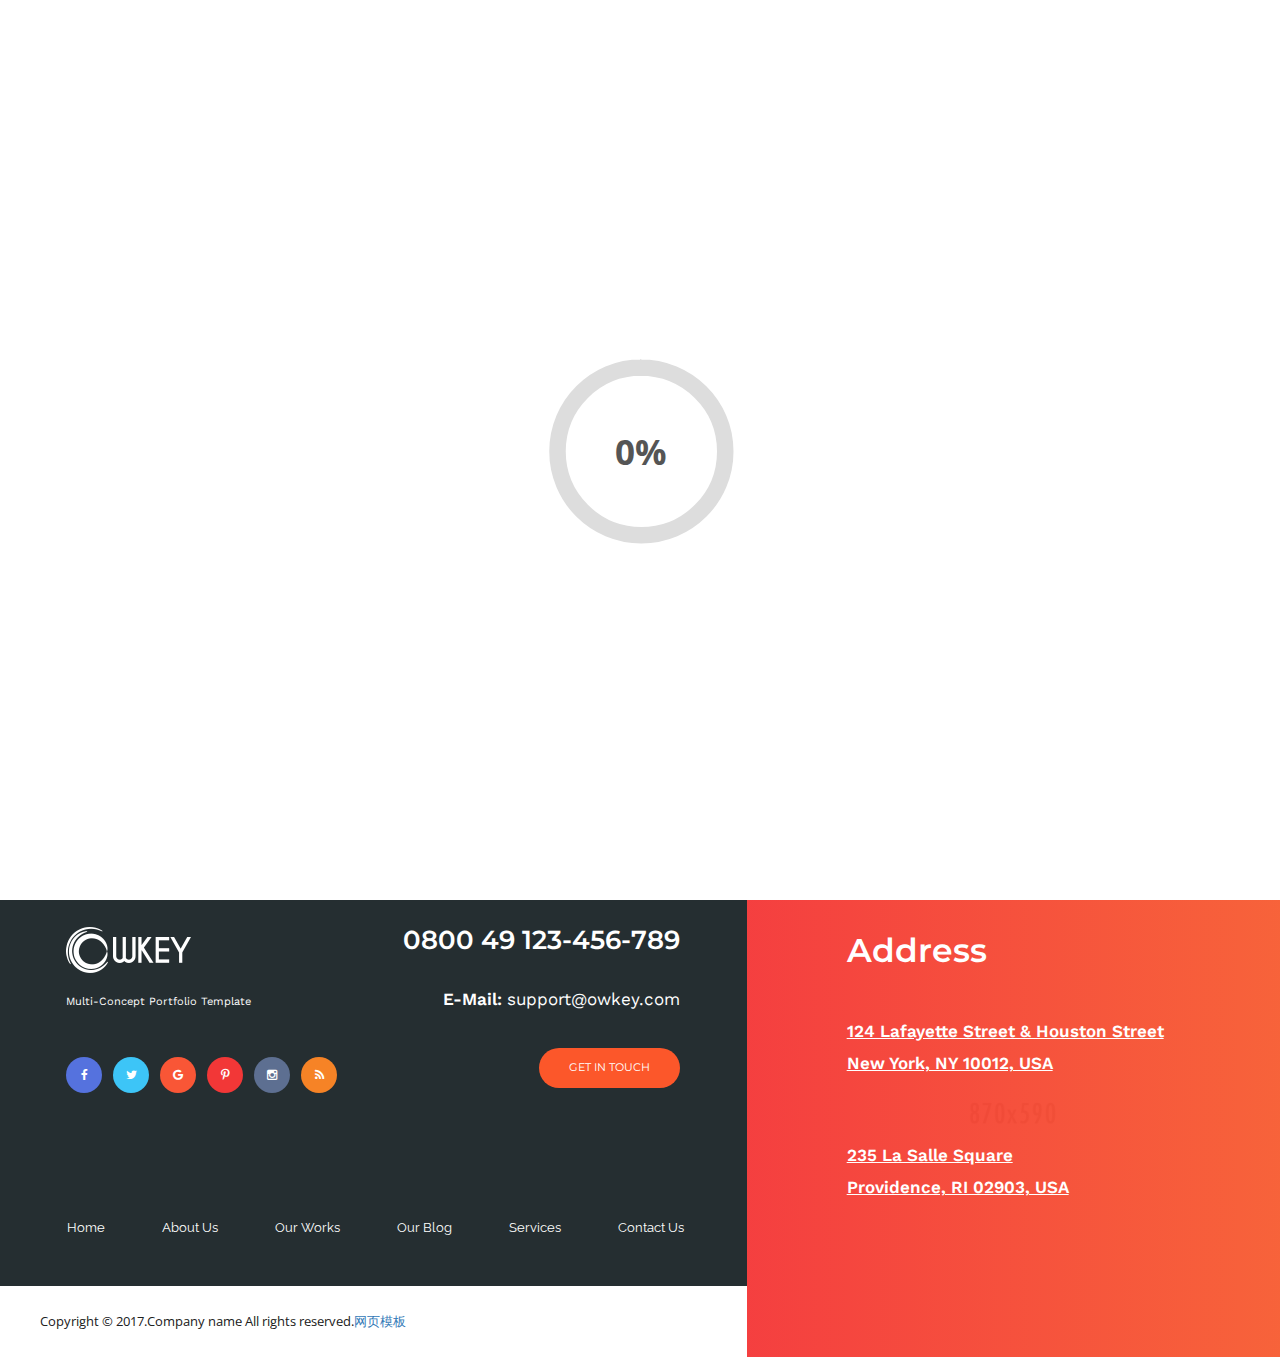
<file: contact.html>
﻿<!DOCTYPE html>
<html lang="en">
<head>
<meta charset="utf-8">
<meta http-equiv="X-UA-Compatible" content="IE=edge">
<meta name="viewport" content="width=device-width, initial-scale=1">
<!-- The above 3 meta tags *must* come first in the head; any other head content must come *after* these tags -->
<title>Contact</title>

<!-- Bootstrap -->
<link href="css/bootstrap.min.css" rel="stylesheet">
<link href="css/style.css" rel="stylesheet">

<!-- HTML5 shim and Respond.js for IE8 support of HTML5 elements and media queries -->
<!-- WARNING: Respond.js doesn't work if you view the page via file:// -->
<!--[if lt IE 9]>
  <script src="https://oss.maxcdn.com/html5shiv/3.7.3/html5shiv.min.js"></script>
  <script src="https://oss.maxcdn.com/respond/1.4.2/respond.min.js"></script>
  <![endif]-->
</head>
<body>
<div id="ip-container">
	<div class="ip-header">
		<div class="ip-loader">
			<div class="progress-count"><span id="progrss-cnt">0</span>%</div>
			<svg class="ip-inner" width="220px" height="220px" viewBox="0 0 80 80">
				<path class="ip-loader-circlebg" d="M40,10C57.351,10,71,23.649,71,40.5S57.351,71,40.5,71 S10,57.351,10,40.5S23.649,10,40.5,10z" />
				<path id="ip-loader-circle" class="ip-loader-circle" d="M40,10C57.351,10,71,23.649,71,40.5S57.351,71,40.5,71 S10,57.351,10,40.5S23.649,10,40.5,10z" />
			</svg>
		</div>
	</div>
	<div class="wrapper ip-main">
		<!-- header start here -->
		<header>
			<div class="navigation clearfix">
				<div class="logo">
					<a href="index.html"><img src="images/logo.png" class="img-responsive" alt="owkey"></a>
				</div>
				<div class="sidebar-menu">
					<button class="menu-btn">
						<span>&nbsp;</span>
						<span>&nbsp;</span>
						<span>&nbsp;</span>
					</button>
					<div class="nav-box">
						<ul class="menu">
							<li><a href="index.html">Home</a></li>
							<li><a href="about.html">About</a></li>
							<li><a href="services.html">Services</a></li>
							<li><a href="contact.html">Contact</a></li>
						</ul>
					</div>
				</div>
			</div>
		</header>
		<!-- header ends here -->
		<!-- banner start here -->
		<div class="banner inner-banner">
			<img src="images/banner2.jpg" alt="banner" class="img-responsive">
			<div class="banner-caption">
				<h3>CONTACT US</h3>
				<ol class="breadcrumb"> <li><a href="#">home</a></li> <li class="active">contact</li> </ol>
			</div>
		</div>
		<div class="contact-page">
			<div class="section">
				<div class="container">
					<div class="contact-content">
						<h3>Get in touch with us</h3>
						<p>Lorem ipsum dolor sit amet, consetetur sadipscing elitr, sed diam nonumy eirmod tempor invidunt ut labore et dolore magna aliquyam erat, sed diam voluptua. At vero eos et accusam et justo duo dolores et ea rebum. Stet clita kasd gubergren, no sea takimata sanctus est Lorem ipsum dolor sit amet. Lorem ipsum dolor sit amet, consetetur sadipscing elitr, sed diam nonumy eirmod tempor invidunt ut labore et dolore magna aliquyam erat, sed diam voluptua. At vero eos et accusam et justo duo.</p>
					</div>
					<div class="contact-form">
						<div class="row">
							<form class="text-left" action="contact.php" method="post">
								<div class="clearfix">
									<div class="form-group col-md-3 col-sm-6">
										<label>NAME <sup>*</sup></label>
										<input required="" class="form-control" name="name" placeholder="enter your name" type="text">
									</div>
									<div class="form-group col-md-3 col-sm-6">
										<label>E-MAIL ADDRESS <sup>*</sup></label>
										<input required="" class="form-control" name="company_name" placeholder="enter e-mail address" type="text">
									</div>
									<div class="form-group col-md-3 col-sm-6">
										<label>WEBSITE <sup>*</sup></label>
										<input required="" class="form-control" name="email" placeholder="https://" type="email">
									</div>
									<div class="form-group col-md-3 col-sm-6">
										<label>SUBJECT <sup>*</sup></label>
										<input required="" class="form-control" name="phone" placeholder="subject" type="text">
									</div>
								</div>
								<div class="clearfix">
									<div class="form-group col-sm-12">
										<label>MESSAGE <sup>*</sup></label>
										<textarea class="form-control" required="" placeholder="type in a message" name="message"></textarea>
									</div>
									<input class="btn btn-pink pull-right" name="submit" value="SUBMIT" type="submit">
								</div>
							</form>
						</div>
					</div>
				</div>
			</div>
		</div>
		<!-- footer start -->
		<footer>
			<div class="clearfix">
				<div class="col-sm-7 col-xs-12 no-padding">
					<div class="footer-section-left">
						<div class="clearfix">
							<div class="col-sm-6 col-xs-12">
								<div class="footer-logo">
									<a href="index.html"><img src="images/logo.png" alt="logo"></a>
									<p>Multi-Concept Portfolio Template</p>
								</div>
								<div class="social-icons">
									<ul class="list-inline list-unstyled">
										<li><a href="#" class="facebook"><i class="fa fa-facebook"></i></a></li>
										<li><a href="#" class="twitter"><i class="fa fa-twitter"></i></a></li>
										<li><a href="#" class="google"><i class="fa fa-google"></i></a></li>
										<li><a href="#" class="pinterest"><i class="fa fa-pinterest-p"></i></a></li>
										<li><a href="#" class="instagram"><i class="fa fa-instagram"></i></a></li>
										<li><a href="#" class="rss"><i class="fa fa-rss"></i></a></li>
									</ul>
								</div>
							</div>
							<div class="col-sm-6 col-xs-12 text-right">
								<div class="information-section">
									<a class="number" href="tel:080049123456789">0800 49 123-456-789</a>
									<p>E-Mail: <a href="mailto:support@owkey.com">support@owkey.com</a></p>
									<a href="contact.html" class="btn btn-orange">get in touch</a>
								</div>
							</div>
						</div>
						<div class="footer-navigation">
							<ul class="list-unstyled">
								<li><a href="index.html">Home</a></li>
								<li><a href="about.html">About Us</a></li>
								<li><a href="#">Our Works</a></li>
								<li><a href="#">Our Blog</a></li>
								<li><a href="services.html">Services</a></li>
								<li><a href="contact.html">Contact Us</a></li>
							</ul>
						</div>
					</div>
					<div class="copyright">
						<p>Copyright &copy; 2017.Company name All rights reserved.<a target="_blank" href="http://sc.chinaz.com/moban/">&#x7F51;&#x9875;&#x6A21;&#x677F;</a></p>
					</div>
				</div>
				<div class="col-sm-5 col-xs-12 no-padding">
					<div class="footer-section-right">
						<div class="overlay"></div>
						<div class="address-box">
							<h2>Address</h2>
							<address>
								<p>124 Lafayette Street & Houston Street</p>
								<p>New York, NY 10012, USA</p>
							</address>
							<address>
								<p>235 La Salle Square</p>
								<p>Providence, RI 02903, USA</p>
							</address>
						</div>
					</div>
				</div>
			</div>
		</footer>
		<a href="#" class="scrollup"><i class="fa fa-chevron-up"></i></a>
		<!-- footer end -->
	</div>
</div>
<!-- css start -->
<link href="css/font-awesome.min.css" rel="stylesheet">
<link href="css/slick.css" rel="stylesheet">
<link rel="stylesheet" type="text/css" href="css/animate.css">
<!-- css end -->
<!-- jQuery (necessary for Bootstrap's JavaScript plugins) -->
<script type="text/javascript" src="js/jquery-3.1.1.min.js"></script>
<!-- Include all compiled plugins (below), or include individual files as needed -->
<script type="text/javascript" src="js/bootstrap.min.js"></script>
<script type="text/javascript" src="js/slick.min.js"></script>
<script type="text/javascript" src="js/isotope.pkgd.js"></script>
<script type="text/javascript" src="js/imagesloaded.pkgd.min.js"></script>
<script type="text/javascript" src="js/modernizr.custom.js"></script>
<script type="text/javascript" src="js/classie.js"></script>
<script type="text/javascript" src="js/pathLoader.js"></script>
<script type="text/javascript" src="js/main.js"></script>
<script type="text/javascript" src="js/jquery.unveilEffects.js"></script>
<script type="text/javascript" src="js/owkey.js"></script>
</body>
</html>
</file>
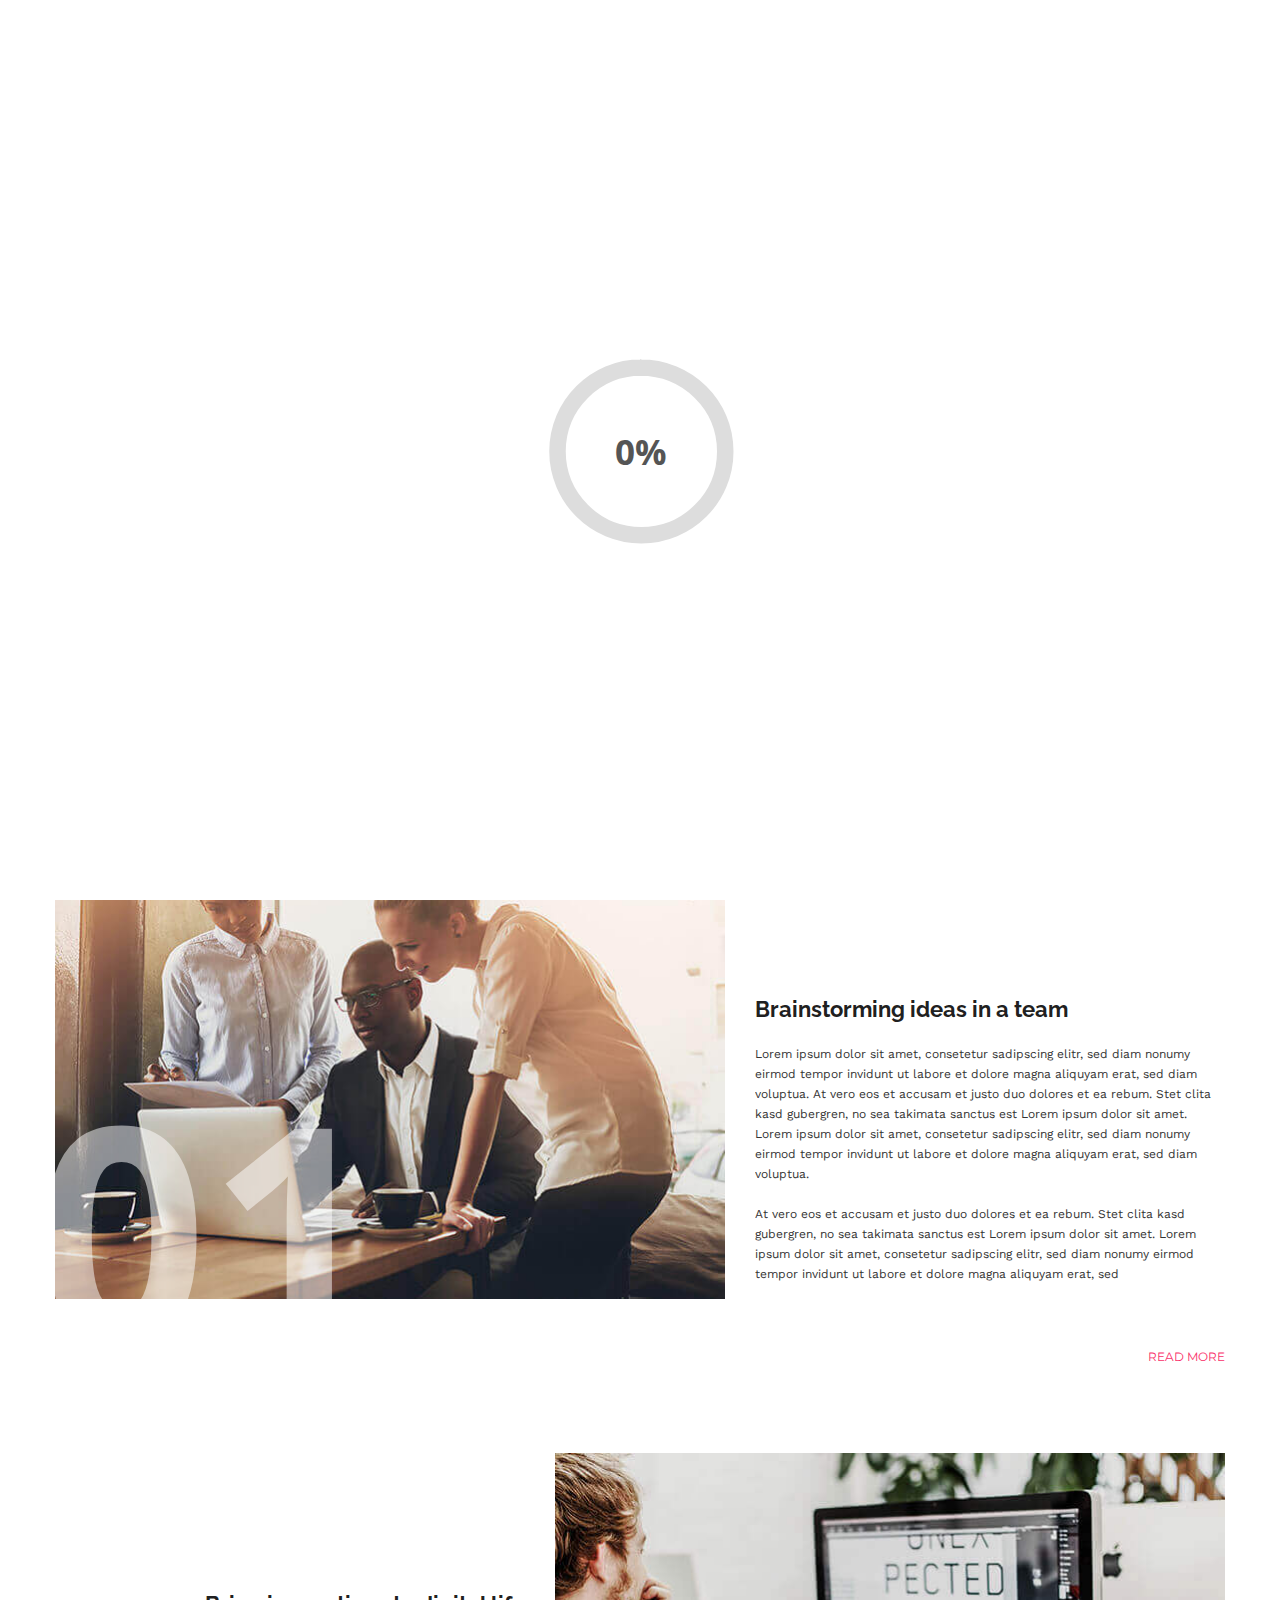
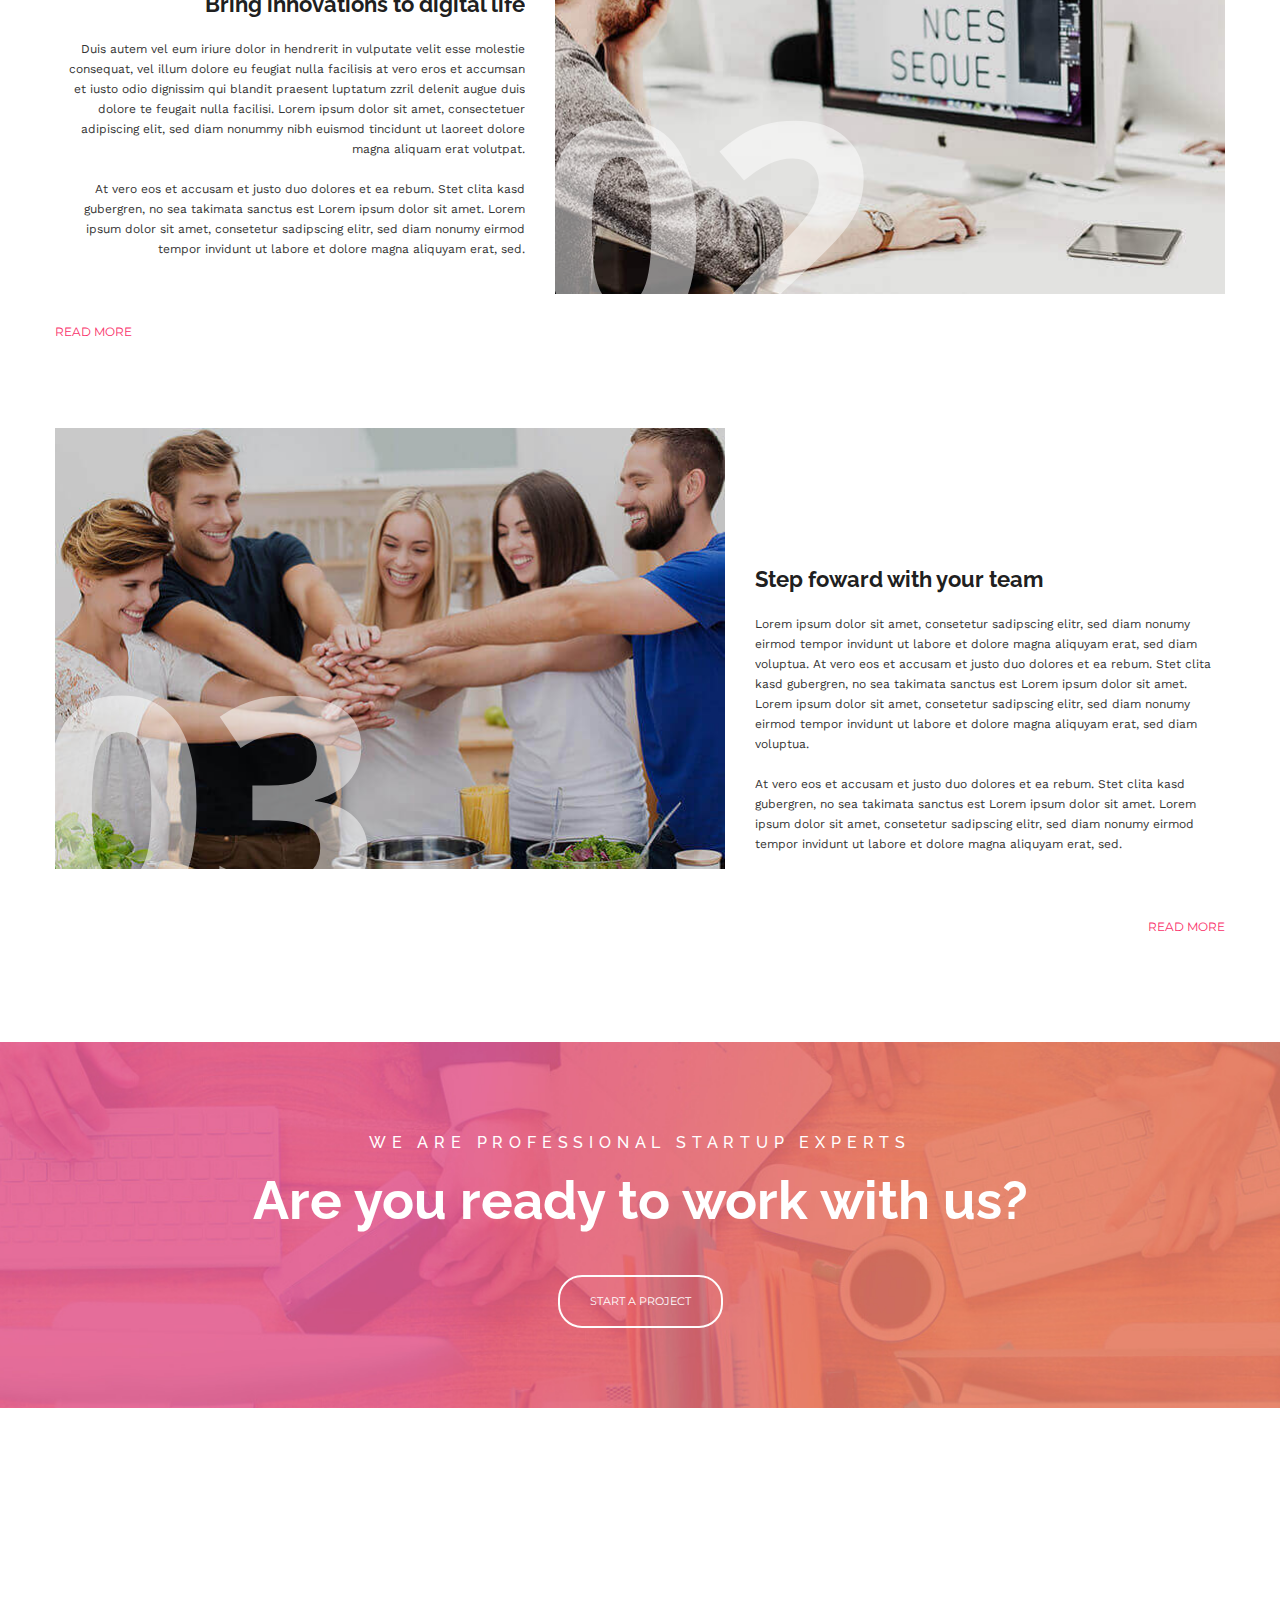
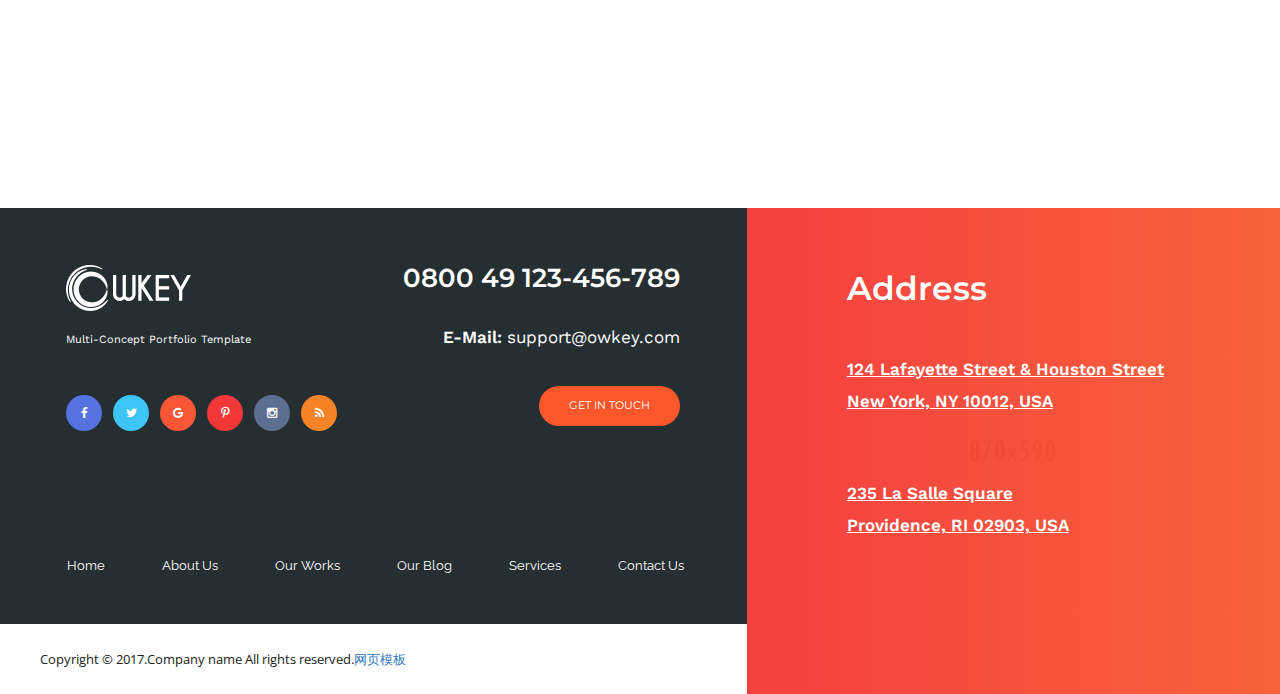
<file: services.html>
﻿<!DOCTYPE html>
<html lang="zxx">
<head>
<meta charset="utf-8">
<meta http-equiv="X-UA-Compatible" content="IE=edge">
<meta name="viewport" content="width=device-width, initial-scale=1">
<!-- The above 3 meta tags *must* come first in the head; any other head content must come *after* these tags -->
<title>Services</title>

<!-- Bootstrap -->
<link href="css/bootstrap.min.css" rel="stylesheet">
<link href="css/style.css" rel="stylesheet">

<!-- HTML5 shim and Respond.js for IE8 support of HTML5 elements and media queries -->
<!-- WARNING: Respond.js doesn't work if you view the page via file:// -->
<!--[if lt IE 9]>
  <script src="https://oss.maxcdn.com/html5shiv/3.7.3/html5shiv.min.js"></script>
  <script src="https://oss.maxcdn.com/respond/1.4.2/respond.min.js"></script>
  <![endif]-->
</head>
<body>
<div id="ip-container">
	<div class="ip-header">
		<div class="ip-loader">
			<div class="progress-count"><span id="progrss-cnt">0</span>%</div>
			<svg class="ip-inner" width="220px" height="220px" viewBox="0 0 80 80">
				<path class="ip-loader-circlebg" d="M40,10C57.351,10,71,23.649,71,40.5S57.351,71,40.5,71 S10,57.351,10,40.5S23.649,10,40.5,10z" />
				<path id="ip-loader-circle" class="ip-loader-circle" d="M40,10C57.351,10,71,23.649,71,40.5S57.351,71,40.5,71 S10,57.351,10,40.5S23.649,10,40.5,10z" />
			</svg>
		</div>
	</div>
	<div class="wrapper ip-main">
		<!-- header start here -->
		<header>
			<div class="navigation clearfix">
				<div class="logo">
					<a href="index.html"><img src="images/logo.png" class="img-responsive" alt="owkey"></a>
				</div>
				<div class="sidebar-menu">
					<button class="menu-btn">
						<span>&nbsp;</span>
						<span>&nbsp;</span>
						<span>&nbsp;</span>
					</button>
					<div class="nav-box">
						<ul class="menu">
							<li><a href="index.html">Home</a></li>
							<li><a href="about.html">About</a></li>
							<li><a href="services.html">Services</a></li>
							<li><a href="contact.html">Contact</a></li>
						</ul>
					</div>
				</div>
			</div>
		</header>
		<!-- header ends here -->
		<!-- banner start here -->
		<div class="banner inner-banner">
			<img src="images/banner2.jpg" alt="banner" class="img-responsive">
			<div class="banner-caption">
				<h1>OUR SERVICES</h1>
				<ol class="breadcrumb"> <li><a href="#">home</a></li> <li class="active">services</li> </ol>
			</div>
		</div>
		<!-- main-content start here -->
		<div class="section services2 wow fadeInUp">
			<div class="container">
				<div class="row">
					<div class="col-md-3 col-sm-6 no-padding">
						<div class="service-box">
							<div class="icon">
								<img src="images/icon1.png" alt="img" class="img-responsive" />
							</div>
							<h3>Creative Ideas</h3>
							<p>At vero eos et accusam et justo duo dolores et ea rebum. Stet clita kasd gubergren, no sea takimata sanctus est Lorem ipsum dolor sit amet.</p>
							<a href="#" class="read-more text-uppercase">read more</a>
						</div>
					</div>
					<div class="col-md-3 col-sm-6 no-padding">
						<div class="service-box">
							<div class="icon">
								<img src="images/icon2.png" alt="img" class="img-responsive" />
							</div>
							<h3>Website Wireframes</h3>
							<p>Ut wisi enim ad minim veniam, quis nostrud exerci tation ullamcorper suscipit lobortis nisl ut aliquip ex ea commodo consequat.</p>
							<a href="#" class="read-more text-uppercase">read more</a>
						</div>
					</div>
					<div class="col-md-3 col-sm-6 no-padding">
						<div class="service-box">
							<div class="icon">
								<img src="images/icon3.png" alt="img" class="img-responsive" />
							</div>
							<h3>Design Focus</h3>
							<p>Duis autem vel eum iriure dolor in hendrerit in vulputate velit esse molestie consequat ea takimata sanctus erare mendu demo.</p>
							<a href="#" class="read-more text-uppercase">read more</a>
						</div>
					</div>
					<div class="col-md-3 col-sm-6 no-padding">
						<div class="service-box">
							<div class="icon">
								<img src="images/icon4.png" alt="img" class="img-responsive" />
							</div>
							<h3>Pixel Perfection</h3>
							<p>At vero eos et accusam et justo duo dolores et ea rebum. Stet clita kasd gubergren, no sea takimata sanctus est Lorem ipsum dolor sit amet.</p>
							<a href="#" class="read-more text-uppercase">read more</a>
						</div>
					</div>
				</div>
			</div>
			<!-- /service2 -->
		</div>
		<div class="section about-content home-content">
			<div class="title">
				<h2 class="text-uppercase">what we do</h2>
			</div>
			<div class="container">
				<div class="row">
					<div class="what-we-do">
						<div class="col-md-7 col-xs-12">
							<div class="content-image box-shadow">
								<img src="images/abt-content-01.jpg" alt="abt-content-01" class="img-responsive">
								<span class="count">01</span>
							</div>
						</div>
						<div class="col-md-5 col-xs-12">
							<div class="content-box text-left">
								<h3>Brainstorming ideas in a team</h3>
								<p>Lorem ipsum dolor sit amet, consetetur sadipscing elitr, sed diam nonumy eirmod tempor invidunt ut labore et dolore magna aliquyam erat, sed diam voluptua. At vero eos et accusam et justo duo dolores et ea rebum. Stet clita kasd gubergren, no sea takimata sanctus est Lorem ipsum dolor sit amet. Lorem ipsum dolor sit amet, consetetur sadipscing elitr, sed diam nonumy eirmod tempor invidunt ut labore et dolore magna aliquyam erat, sed diam voluptua. </p>
								<p>At vero eos et accusam et justo duo dolores et ea rebum. Stet clita kasd gubergren, no sea takimata sanctus est Lorem ipsum dolor sit amet. Lorem ipsum dolor sit amet, consetetur sadipscing elitr, sed diam nonumy eirmod tempor invidunt ut labore et dolore magna aliquyam erat, sed</p>
							</div>
							<a href="#" class="text-uppercase read-more pull-right">Read More</a>
						</div>
					</div>
					<div class="what-we-do">
						<div class="col-md-7 col-md-push-5 col-xs-12">
							<div class="content-image box-shadow">
								<img src="images/abt-content-02.jpg" alt="abt-content-01" class="img-responsive">
								<span class="count">02</span>
							</div>
						</div>
						<div class="col-md-5 col-md-pull-7 col-xs-12">
							<div class="content-box text-right">
								<h3>Bring innovations to digital life</h3>
								<p>Duis autem vel eum iriure dolor in hendrerit in vulputate velit esse molestie consequat, vel illum dolore eu feugiat nulla facilisis at vero eros et accumsan et iusto odio dignissim qui blandit praesent luptatum zzril delenit augue duis dolore te feugait nulla facilisi. Lorem ipsum dolor sit amet, consectetuer adipiscing elit, sed diam nonummy nibh euismod tincidunt ut laoreet dolore magna aliquam erat volutpat.</p>
								<p>At vero eos et accusam et justo duo dolores et ea rebum. Stet clita kasd gubergren, no sea takimata sanctus est Lorem ipsum dolor sit amet. Lorem ipsum dolor sit amet, consetetur sadipscing elitr, sed diam nonumy eirmod tempor invidunt ut labore et dolore magna aliquyam erat, sed.</p>
							</div>
							<a href="#" class="text-uppercase read-more pull-left ">Read More</a>
						</div>
					</div>
					<div class="what-we-do">
						<div class="col-md-7 col-xs-12">
							<div class="content-image box-shadow">
								<img src="images/abt-content-03.jpg" alt="abt-content-01" class="img-responsive">
								<span class="count">03</span>
							</div>
						</div>
						<div class="col-md-5 col-xs-12">
							<div class="content-box text-left">
								<h3>Step foward with your team</h3>
								<p>Lorem ipsum dolor sit amet, consetetur sadipscing elitr, sed diam nonumy eirmod tempor invidunt ut labore et dolore magna aliquyam erat, sed diam voluptua. At vero eos et accusam et justo duo dolores et ea rebum. Stet clita kasd gubergren, no sea takimata sanctus est Lorem ipsum dolor sit amet. Lorem ipsum dolor sit amet, consetetur sadipscing elitr, sed diam nonumy eirmod tempor invidunt ut labore et dolore magna aliquyam erat, sed diam voluptua. </p>
								<p>At vero eos et accusam et justo duo dolores et ea rebum. Stet clita kasd gubergren, no sea takimata sanctus est Lorem ipsum dolor sit amet. Lorem ipsum dolor sit amet, consetetur sadipscing elitr, sed diam nonumy eirmod tempor invidunt ut labore et dolore magna aliquyam erat, sed.</p>
							</div>
							<a href="#" class="text-uppercase read-more pull-right  ">Read More</a>
						</div>
					</div>
				</div>
			</div>
		</div>
		<div class="section call-to-action">
			<h4>WE ARE PROFESSIONAL STARTUP EXPERTS</h4>
			<h3>Are you ready to work with us?</h3>
			<a href="#" class="btn btn-default">START A PROJECT</a>
		</div>
		<!-- skills start -->
		<div class="section skills wow fadeInUp">
			<div class="container">
				<div class="col-sm-3">
					<svg width="158" height="158" viewBox="0 0 42 42" class="donut">
						<defs>
							<linearGradient id="grad1">
								<stop offset="50%" stop-color="#f93069" />
								<stop offset="100%" stop-color="#ec471a" />
							</linearGradient>
						</defs>
						<circle class="donut-hole" cx="21" cy="21" r="15.91549430918954" fill="transparent"></circle>
						<circle class="donut-ring" cx="21" cy="21" r="15.91549430918954" fill="transparent" stroke="#d2d3d4" stroke-width="1"></circle>

						<circle class="donut-segment" cx="21" cy="21" r="15.91549430918954" fill="transparent" stroke="url(#grad1)" stroke-width="3" stroke-dasharray="76.26 23.75" stroke-dashoffset="0" stroke-linecap="round"></circle>
						<g class="chart-text">
							<text x="50%" y="50%" class="chart-number">
								76.26%
							</text>
						</g>
					</svg>
					<h4>social marketng</h4>
				</div>
				<div class="col-sm-3">
					<svg width="158" height="158" viewBox="0 0 42 42" class="donut">
						<defs>
							<linearGradient id="grad2">
								<stop offset="50%" stop-color="#f93069" />
								<stop offset="100%" stop-color="#ec471a" />
							</linearGradient>
						</defs>
						<circle class="donut-hole" cx="21" cy="21" r="15.91549430918954" fill="transparent"></circle>
						<circle class="donut-ring" cx="21" cy="21" r="15.91549430918954" fill="transparent" stroke="#d2d3d4" stroke-width="1"></circle>

						<circle class="donut-segment" cx="21" cy="21" r="15.91549430918954" fill="transparent" stroke="url(#grad2)" stroke-width="3" stroke-dasharray="52.76 47.24" stroke-dashoffset="0" stroke-linecap="round"></circle>
						<g class="chart-text">
							<text x="50%" y="50%" class="chart-number">
								52.76%
							</text>
						</g>
					</svg>
					<h4>WEBSITE DESIGN</h4>
				</div>
				<div class="col-sm-3">
					<svg width="158" height="158" viewBox="0 0 42 42" class="donut">
						<defs>
							<linearGradient id="grad3">
								<stop offset="50%" stop-color="#f93069" />
								<stop offset="100%" stop-color="#ec471a" />
							</linearGradient>
						</defs>
						<circle class="donut-hole" cx="21" cy="21" r="15.91549430918954" fill="transparent"></circle>
						<circle class="donut-ring" cx="21" cy="21" r="15.91549430918954" fill="transparent" stroke="#d2d3d4" stroke-width="1"></circle>

						<circle class="donut-segment" cx="21" cy="21" r="15.91549430918954" fill="transparent" stroke="url(#grad3)" stroke-width="3" stroke-dasharray="92.23 7.77" stroke-dashoffset="0" stroke-linecap="round"></circle>
						<g class="chart-text">
							<text x="50%" y="50%" class="chart-number">
								92.23%
							</text>
						</g>
					</svg>
					<h4>WORDPRESS CUSTOMIZATION</h4>
				</div>
				<div class="col-sm-3">
					<svg width="158" height="158" viewBox="0 0 42 42" class="donut">
						<defs>
							<linearGradient id="grad4">
								<stop offset="50%" stop-color="#f93069" />
								<stop offset="100%" stop-color="#ec471a" />
							</linearGradient>
						</defs>
						<circle class="donut-hole" cx="21" cy="21" r="15.91549430918954" fill="transparent"></circle>
						<circle class="donut-ring" cx="21" cy="21" r="15.91549430918954" fill="transparent" stroke="#d2d3d4" stroke-width="1"></circle>

						<circle class="donut-segment" cx="21" cy="21" r="15.91549430918954" fill="transparent" stroke="url(#grad4)" stroke-width="3" stroke-dasharray="76.26 23.74" stroke-dashoffset="0" stroke-linecap="round"></circle>
						<g class="chart-text">
							<text x="50%" y="50%" class="chart-number">
								76.26%
							</text>
						</g>
					</svg>
					<h4>WEBDEVELOPEMENT</h4>
				</div>
			</div>
		</div>
		<!-- skills end -->
		<!-- footer start -->
		<footer>
			<div class="clearfix">
				<div class="col-sm-7 col-xs-12 no-padding">
					<div class="footer-section-left">
						<div class="clearfix">
							<div class="col-sm-6 col-xs-12">
								<div class="footer-logo">
									<a href="index.html"><img src="images/logo.png" alt="logo"></a>
									<p>Multi-Concept Portfolio Template</p>
								</div>
								<div class="social-icons">
									<ul class="list-inline list-unstyled">
										<li><a href="#" class="facebook"><i class="fa fa-facebook"></i></a></li>
										<li><a href="#" class="twitter"><i class="fa fa-twitter"></i></a></li>
										<li><a href="#" class="google"><i class="fa fa-google"></i></a></li>
										<li><a href="#" class="pinterest"><i class="fa fa-pinterest-p"></i></a></li>
										<li><a href="#" class="instagram"><i class="fa fa-instagram"></i></a></li>
										<li><a href="#" class="rss"><i class="fa fa-rss"></i></a></li>
									</ul>
								</div>
							</div>
							<div class="col-sm-6 col-xs-12 text-right">
								<div class="information-section">
									<a class="number" href="tel:080049123456789">0800 49 123-456-789</a>
									<p>E-Mail: <a href="mailto:support@owkey.com">support@owkey.com</a></p>
									<a href="contact.html" class="btn btn-orange">get in touch</a>
								</div>
							</div>
						</div>
						<div class="footer-navigation">
							<ul class="list-unstyled">
								<li><a href="index.html">Home</a></li>
								<li><a href="about.html">About Us</a></li>
								<li><a href="#">Our Works</a></li>
								<li><a href="#">Our Blog</a></li>
								<li><a href="services.html">Services</a></li>
								<li><a href="contact.html">Contact Us</a></li>
							</ul>
						</div>
					</div>
					<div class="copyright">
						<p>Copyright &copy; 2017.Company name All rights reserved.<a target="_blank" href="http://sc.chinaz.com/moban/">&#x7F51;&#x9875;&#x6A21;&#x677F;</a></p>
					</div>
				</div>
				<div class="col-sm-5 col-xs-12 no-padding">
					<div class="footer-section-right">
						<div class="overlay"></div>
						<div class="address-box">
							<h2>Address</h2>
							<address>
								<p>124 Lafayette Street & Houston Street</p>
								<p>New York, NY 10012, USA</p>
							</address>
							<address>
								<p>235 La Salle Square</p>
								<p>Providence, RI 02903, USA</p>
							</address>
						</div>
					</div>
				</div>
			</div>
		</footer>
		<a href="#" class="scrollup"><i class="fa fa-chevron-up"></i></a>
		<!-- footer end -->
	</div>
</div>
<!-- css start -->
<link href="css/font-awesome.min.css" rel="stylesheet">
<link href="css/slick.css" rel="stylesheet">
<link rel="stylesheet" type="text/css" href="css/animate.css">
<!-- css end -->
<!-- jQuery (necessary for Bootstrap's JavaScript plugins) -->
<script type="text/javascript" src="js/jquery-3.1.1.min.js"></script>
<!-- Include all compiled plugins (below), or include individual files as needed -->
<script type="text/javascript" src="js/bootstrap.min.js"></script>
<script type="text/javascript" src="js/slick.min.js"></script>
<script type="text/javascript" src="js/isotope.pkgd.js"></script>
<script type="text/javascript" src="js/imagesloaded.pkgd.min.js"></script>
<script type="text/javascript" src="js/modernizr.custom.js"></script>
<script type="text/javascript" src="js/classie.js"></script>
<script type="text/javascript" src="js/pathLoader.js"></script>
<script type="text/javascript" src="js/main.js"></script>
<script type="text/javascript" src="js/jquery.unveilEffects.js"></script>
<script type="text/javascript" src="js/owkey.js"></script>
</body>
</html>
</file>
<file: css/style.css>
@import url(https://fonts.googleapis.com/css?family=Montserrat:300,400,500,600,700|Open+Sans:300,400,600,700|Raleway:300,400,500,600,700|Work+Sans:300,400,500,600,700);

* {
	margin: 0;
	padding: 0
}

.fw400 {
	font-weight: 400
}

.fw600 {
	font-weight: 600
}

.mont {
	font-family: Montserrat,sans-serif
}

.raleway {
	font-family: Raleway,sans-serif
}

.worksans {
	font-family: 'Work Sans',sans-serif
}

.varela-round {
	font-family: 'Varela Round',sans-serif
}

.font-awesome {
	font-family: fontawesome
}

body {
	font-family: 'Open Sans',sans-serif;
	font-size: 12px;
	color: 535353;
	line-height: 20px
}

p {
	margin-bottom: 20px
}

h3 {
	font-family: Raleway,sans-serif;
	font-weight: 700;
	color: #202020;
	line-height: 23px;
	font-size: 22px;
	margin: 16px 0 25px
}

a:active,a:focus,a:hover {
	background-color: transparent;
	outline: 0;
	text-decoration: none
}

:focus {
	outline: 0
}

a:hover {
	color: #f93069
}

a {
	transition: all .3s ease 0s;
	-o-transition: all .3s ease 0s;
	-moz-transition: all .3s ease 0s;
	-webkit-transition: all .3s ease 0s
}

a img {
	transition: all .3s ease 0s;
	-o-transition: all .3s ease 0s;
	-moz-transition: all .3s ease 0s;
	-webkit-transition: all .3s ease 0s;
	opacity: 1
}

a:hover img {
	opacity: .8
}

.rss {
	background-color: #f68326
}

.instagram {
	background-color: #5d6f91
}

.pinterest {
	background-color: #f23737
}

.google {
	background-color: #f95636
}

.twitter {
	background-color: #3dc5f7
}

.facebook {
	background-color: #5572de
}

.no-padding {
	padding: 0
}

.no-padding-right {
	padding-right: 0
}

.btn {
	font-size: 11px;
	font-family: Montserrat,sans-serif;
	text-transform: uppercase;
	background-color: #f5f5f5;
	padding: 11px 29px;
	border-radius: 30px
}

.btn-orange {
	background-color: #fc572a;
	color: #fff
}

.btn-orange:hover {
	background-color: #fff;
	color: #fc572a
}

.gray-btn {
	border: 1px solid #cfcfcf;
	font-size: 11px;
	border-radius: 20px;
	background-color: transparent;
	color: #cfcfcf;
    margin-bottom: 80px
	
	
}

.gray-btn:hover {
	border: 1px solid #f93069;
	color: #f93069;
	transition: all .3s ease 0s
}

.btn-pink {
	background-color: #f93069;
	color: #fff
}

.btn-pink:hover {
	background-color: #fff;
	color: #f93069
}

.box-shadow {
	
	position: relative
}

.box-shadow2 {
	box-shadow: 0 0 11px -3px #ccc;
	position: relative
}

.mt {
	margin-top: 85px
}

.txt-right {
	text-align: right
}

.txt-right a {
	color: pink;
	text-decoration: none;
	margin-top: 102px
}

.txt-right a:hover {
	color: orange
}

.txt-left {
	text-align: left
}

.txt-left a {
	color: pink;
	text-decoration: none;
	margin-top: 102px
}

.txt-left a:hover {
	color: #fc572a
}

.title {
	background-image: url(../images/title-bg.png);
	background-repeat: no-repeat;
	padding: 40px 0;
	color: #f93069;
	font-size: 24px;
	text-align: center;
	background-position: center;
	margin: 69px 0
}

.title h2 {
	margin: 0;
	font-family: Montserrat,sans-serif;
	font-size: 24px;
	background: -webkit-linear-gradient(left,#f93069 0,#f93051 49%,#ec471a 50%,#ec471a 100%);
	-webkit-background-clip: text;
	-webkit-text-fill-color: transparent;
	letter-spacing: 3.1px;
	font-weight: 500
}

a.btn-default {
	border: 2px solid #fff;
	border-radius: 24px;
	padding: 8px 37px;
	background-color: transparent;
	color: #fff;
	font-size: 11px;
	line-height: 23px
}

a.btn-default:hover {
	background-color: #fff;
	border-color: #fff;
	color: #f93069
}

.link {
	color: #f93069;
	font-size: 15px;
	line-height: 24px;
	font-family: 'Work Sans',sans-serif
}

.read-more {
	color: #f93069;
	font-size: 11px;
	line-height: 23px;
	font-family: Montserrat,sans-serif
}

.read-more:hover {
	color: #f93069;
	text-decoration: underline
}

.overlay {
	position: absolute;
	left: 0;
	top: 0;
	height: 100%;
	width: 100%;
	z-index: 0;
	opacity: .9;
	background: #f93030;
	background: -moz-linear-gradient(left,#f93030 1%,#fc572a 100%);
	background: -webkit-linear-gradient(left,#f93030 1%,#fc572a 100%);
	background: linear-gradient(to right,#f93030 1%,#fc572a 100%);
	filter: progid:DXImageTransform.Microsoft.gradient(startColorstr='#f93030', endColorstr='#fc572a', GradientType=1)
}

button.side-btn .icon-list {
	display: inline-block
}

.container {
	max-width: 1200px;
	width: 100%;
	margin: 0 auto
}

.wrapper {
	position: relative
}

.navigation {
	position: absolute;
	top: 0;
	padding: 22px 40px 0;
	width: 100%;
	content: "";
	z-index: 9999
}

.navigation .logo {
	float: left
}

.navigation .sidebar-menu {
	float: right
}

.navigation .sidebar-menu .nav-box {
	display: block;
	height: 100%;
	left: 0;
	position: fixed;
	text-align: center;
	top: 0;
	width: 100%;
	background-image: url(../images/nav-bg.jpg);
	background-repeat: no-repeat;
	background-position: center;
	background-size: cover;
	transform: translateY(50px) translateX(50px);
	-o-transform: translateY(50px) translateX(50px);
	-moz-transform: translateY(50px) translateX(50px);
	-webkit-transform: translateY(50px) translateX(50px);
	transition: opacity .5s ease 0s,transform .5s ease 0s,visibility 0s ease .5s;
	-o-transition: opacity .5s ease 0s,transform .5s ease 0s,visibility 0s ease .5s;
	-moz-transition: opacity .5s ease 0s,transform .5s ease 0s,visibility 0s ease .5s;
	-webkit-transition: opacity .5s ease 0s,transform .5s ease 0s,visibility 0s ease .5s;
	visibility: hidden;
	opacity: 0
}

.navigation .sidebar-menu .nav-box ul.menu {
	list-style: none;
	display: inline-block;
	position: absolute;
	top: 35%;
	left: 0;
	width: 100%;
	transform: translateY(-50%);
	-o-transform: translateY(-50%);
	-moz-transform: translateY(-50%);
	-webkit-transform: translateY(-50%)
}

.navigation .sidebar-menu .nav-box ul.menu li {
	display: inline-block;
	margin-right: 50px;
	line-height: 1;
	position: relative
}

.navigation .sidebar-menu .nav-box ul.menu li a,.navigation .sidebar-menu .nav-box ul.menu li span {
	font-size: 21px;
	line-height: 50px;
	color: #fff;
	font-family: Raleway,sans-serif;
	font-weight: 600;
	text-transform: uppercase;
	transition: all .3s ease 0s;
	-o-transition: all .3s ease 0s;
	-moz-transition: all .3s ease 0s;
	-webkit-transition: all .3s ease 0s;
	cursor: pointer;
	padding: 0;
	position: relative;
	display: inline-block
}

.navigation .sidebar-menu .nav-box ul.menu li a:before,.navigation .sidebar-menu .nav-box ul.menu li span:before {
	border-bottom: 2px solid #fff;
	content: "";
	height: 100%;
	left: 0;
	position: absolute;
	transform: scale(0,1);
	-o-transform: scale(0,1);
	-moz-transform: scale(0,1);
	-webkit-transform: scale(0,1);
	transition: all .3s ease 0s;
	-o-transition: all .3s ease 0s;
	-moz-transition: all .3s ease 0s;
	-webkit-transition: all .3s ease 0s;
	width: 100%
}

.navigation .sidebar-menu .nav-box ul.menu li a:hover:after,.navigation .sidebar-menu .nav-box ul.menu li a:hover:before,.navigation .sidebar-menu .nav-box ul.menu li span:hover:after,.navigation .sidebar-menu .nav-box ul.menu li span:hover:before {
	transform: scale(1);
	-o-transform: scale(1);
	-moz-transform: scale(1);
	-webkit-transform: scale(1)
}

.navigation .sidebar-menu .nav-box ul.menu li ul.sub-menu {
	position: absolute;
	top: 100%;
	display: none;
	left: 0;
	min-width: 205px
}

.navigation .sidebar-menu .nav-box ul.menu li ul.sub-menu li {
	display: block;
	text-align: left;
	margin-right: 0
}

.navigation .sidebar-menu .nav-box ul.menu li ul.sub-menu li a {
	font-size: 14px;
	letter-spacing: 2px;
	line-height: 30px;
	cursor: pointer;
	padding: 0
}

.navigation .sidebar-menu .nav-box ul.menu li:hover ul.sub-menu {
	display: block
}

.navigation .sidebar-menu .nav-box ul.menu li:last-child {
	margin-right: 0
}

.navigation .sidebar-menu .nav-box ul.menu li.menu-item-has-children {
	position: relative
}

.navigation .sidebar-menu .nav-box ul.menu li.menu-item-has-children:hover:before {
	position: absolute;
	content: "\f178";
	font-family: FontAwesome;
	left: -32px;
	top: 15px;
	display: block;
	color: #fff;
	vertical-align: middle;
	font-size: 24px
}

.navigation .sidebar-menu .nav-box.open {
	opacity: 1;
	transform: translateY(0);
	-o-transform: translateY(0);
	-moz-transform: translateY(0);
	-webkit-transform: translateY(0);
	transition: opacity .5s ease 0s,transform .5s ease 0s;
	-o-transition: opacity .5s ease 0s,transform .5s ease 0s;
	-moz-transition: opacity .5s ease 0s,transform .5s ease 0s;
	-webkit-transition: opacity .5s ease 0s,transform .5s ease 0s;
	visibility: visible
}

.navigation .sidebar-menu .menu-btn {
	background-color: transparent;
	border: none;
	padding: 0;
	width: 24px;
	height: 15px;
	display: block;
	margin-top: 19px;
	outline: 0;
	position: relative;
	z-index: 1
}

.navigation .sidebar-menu .menu-btn span {
	border-radius: 30px;
	width: 100%;
	height: 3px;
	background-color: #fff;
	display: block;
	margin-bottom: 3px;
	-webkit-transition: all .4s ease-out 0s;
	-o-transition: all .4s ease-out 0s;
	transition: all .4s ease-out 0s;
	transform-origin: 3.57px center 0;
	-webkit-transform-origin: 3.57px center 0;
	-o-transform-origin: 3.57px center 0;
	transform: rotate(0deg);
	-webkit-transform: rotate(0deg);
	-o-transform: rotate(0deg)
}

.navigation .sidebar-menu .menu-btn span:last-child {
	margin-bottom: 0
}

.navigation .sidebar-menu .menu-btn.open {
	position: fixed;
	right: 40px
}

.navigation .sidebar-menu .menu-btn.open span:first-child {
	transform: rotate(43deg);
	-webkit-transform: rotate(43deg);
	-o-transform: rotate(43deg)
}

.navigation .sidebar-menu .menu-btn.open span:nth-child(2) {
	opacity: 0
}

.navigation .sidebar-menu .menu-btn.open span:last-child {
	transform: rotate(-43deg);
	-webkit-transform: rotate(-43deg);
	-o-transform: rotate(-43deg)
}

.banner {
	position: relative;
	overflow: hidden
}

.banner img {
	width: 100%
}

.banner .banner-caption {
	text-align: center;
	position: absolute;
	content: "";
	top: 50%;
	width: 100%;
	transform: translateY(-50%);
	-webkit-transform: translateY(-50%);
	-moz-transform: translateY(-50%);
	-o-transform: translateY(-50%)
}

.banner .banner-caption h1 {
	font-size: 100px;
	color: #fff;
	font-family: Montserrat,sans-serif;
	font-weight: 600;
	padding-bottom: 44px;
	margin: 30px 0 0;
	letter-spacing: -4.5px;
	line-height: 90px
}

.banner .banner-caption h3 {
	color: #fff;
	font-family: Montserrat,sans-serif;
	font-size: 60px;
	line-height: 67px;
	margin-bottom: 0
}

.banner .banner-caption p {
	color: #fff;
	font-family: Montserrat,sans-serif;
	letter-spacing: 7.1px;
	font-size: 30px;
	line-height: 23px;
	margin-bottom: 9px
}

.banner .banner-caption h5 {
	color: #fff;
	font-size: 23px;
	letter-spacing: .7px;
	line-height: 23px;
	margin: 5px 0 0
}

.banner .banner-caption a.btn-default {
	margin-top: 84px;
	padding: 10px 37px
}

.banner .banner-caption .breadcrumb {
	background-color: transparent;
	margin-bottom: 0;
	padding: 8px 15px 0
}

.banner .banner-caption .breadcrumb li {
	color: #fff;
	font-size: 14px;
	line-height: 23px
}

.banner .banner-caption .breadcrumb li a {
	color: #fff
}

.banner .banner-caption .breadcrumb li a:hover {
	text-decoration: underline
}

.banner.inner-banner .banner-caption h1 {
	color: #fff;
	font-family: Montserrat,sans-serif;
	font-size: 60px;
	line-height: 67px;
	margin-bottom: 0;
	padding-bottom: 0;
	text-transform: uppercase;
	letter-spacing: 1px
}

@-webkit-keyframes updown {
	0% {
		-webkit-transform: translate(0,0);
		transform: translate(0,0)
	}

	50% {
		-webkit-transform: translate(0,5px);
		transform: translate(0,5px)
	}

	100% {
		-webkit-transform: translate(0,0);
		transform: translate(0,0)
	}
}

@-moz-keyframes updown {
	0% {
		-moz-transform: translate(0,0);
		transform: translate(0,0)
	}

	50% {
		-moz-transform: translate(0,5px);
		transform: translate(0,5px)
	}

	100% {
		-moz-transform: translate(0,0);
		transform: translate(0,0)
	}
}

@-o-keyframes updown {
	0% {
		-o-transform: translate(0,0);
		transform: translate(0,0)
	}

	50% {
		-o-transform: translate(0,5px);
		transform: translate(0,5px)
	}

	100% {
		-o-transform: translate(0,0);
		transform: translate(0,0)
	}
}

@keyframes updown {
	0% {
		-webkit-transform: translate(0,0);
		-o-transform: translate(0,0);
		-moz-transform: translate(0,0);
		transform: translate(0,0)
	}

	50% {
		-webkit-transform: translate(0,5px);
		-o-transform: translate(0,5px);
		-moz-transform: translate(0,5px);
		transform: translate(0,5px)
	}

	100% {
		-webkit-transform: translate(0,0);
		-o-transform: translate(0,0);
		-moz-transform: translate(0,0);
		transform: translate(0,0)
	}
}

.banner .scroll-down svg {
	width: 21px;
	height: 50px;
	color: #fff
}

.banner .scroll-down .scroller {
	-webkit-animation: updown 1s infinite;
	-moz-animation: updown 1s infinite;
	-o-animation: updown 1s infinite;
	animation: updown 1s infinite
}

.banner .section-3.content-1-9 p {
	color: #515157;
	font-family: Lora,serif;
	font-size: 14px;
	line-height: 24px;
	margin: 0
}

.banner .tparrows {
	bottom: 25px;
	cursor: pointer;
	display: block;
	height: 30px;
	left: auto!important;
	position: absolute;
	right: 32px!important;
	top: auto!important;
	transform: none!important;
	width: 30px;
	line-height: 30px;
	z-index: 1000;
	opacity: 1!important;
	visibility: visible!important;
	background-color: transparent
}

.banner .tparrows:hover {
	background-color: transparent
}

.banner .tparrows:before {
	line-height: 30px;
	font-family: FontAwesome
}

.banner .tparrows.tp-leftarrow {
	bottom: 74px
}

.banner .tparrows.tp-leftarrow:before {
	content: "\f106"
}

.banner .tparrows.tp-rightarrow:before {
	content: "\f107"
}

.banner .count-box {
	bottom: 16px;
	position: absolute
}

.banner .count-box h3 {
	margin: 0;
	font-family: Montserrat,sans-serif;
	font-size: 100px;
	line-height: 74px;
	color: #fff;
	opacity: .1
}

.banner .count-box p {
	position: absolute;
	top: 50%;
	color: #fff;
	font-family: Montserrat,sans-serif;
	font-size: 11px;
	left: -75px;
	transform: translateY(-50%);
	-o-transform: translateY(-50%);
	-moz-transform: translateY(-50%);
	-webkit-transform: translateY(-50%)
}

.inner-banner+.home-3-features {
	padding-top: 80px
}

.about-content {
	margin-top: 80px
}

.about-content .what-we-do {
	margin: 0 0 85px
}

.about-content .what-we-do:last-child {
	margin: 0 0 6px
}

.about-content .what-we-do .content-image {
	position: relative;
	overflow-y: hidden
}

.about-content .what-we-do .content-image .count {
	position: absolute;
	content: "";
	font-size: 300px;
	bottom: 61px;
	left: -19px;
	color: rgba(255,255,255,.5);
	font-weight: 700;
	line-height: 23px;
	cursor: default
}

.about-content .what-we-do .read-more {
	font-size: 12px;
	margin-top: 61px
}

.about-content p:last-child {
	margin-bottom: 0
}

.about-content.home-content {
	margin-top: 0
}

.about-content2 .content-box {
	margin-top: 30px
}

.about-content2 .content-box2 p {
	margin-top: 10px
}

.home-3-features {
	background-image: url(../images/home-3-features.png);
	background-repeat: no-repeat;
	background-position: left center
}

.content-box {
	overflow: hidden
}

.content-box h3 {
	margin-bottom: 23px;
	margin-top: 12px
}

.content-box p {
	font-size: 12px;
	line-height: 20px;
	font-family: 'Work Sans',sans-serif
}

.what-we-do,.what-we-do .content {
	overflow: hidden
}

.what-we-do .content .content-title {
	position: relative
}

.what-we-do .content .content-title h3 {
	color: #87959c;
	font-size: 52px;
	line-height: 23px;
	font-weight: 600;
	font-family: Montserrat,sans-serif
}

.what-we-do .content .content-title h3:after {
	background-color: #f93069;
	bottom: -20px;
	content: "";
	display: block;
	height: 3px;
	left: 0;
	position: absolute;
	width: 34px
}

.what-we-do .content h4 {
	padding-top: 20px;
	font-size: 16px;
	line-height: 23px;
	color: #202020;
	font-weight: 600;
	font-family: Raleway,sans-serif
}

.what-we-do .content p {
	font-size: 12px;
	line-height: 24px;
	font-family: 'Work Sans',sans-serif
}

.what-we-do .services-box {
	padding-bottom: 0
}

.image-section-3 {
	position: relative;
	margin-top: 135px;
	margin-bottom: 0;
	max-height: 640px
}

.image-section-3 .content-box {
	background-image: url(../images/offer-img.jpg);
	background-repeat: no-repeat;
	background-size: 100% auto;
	left: 0;
	padding: 60px 70px 60px 162px;
	position: absolute;
	top: 37px;
	width: 60%;
	z-index: 999;
	background-color: #F7F7F7
}

.image-section-3 .content-box .content-box-inner {
	margin: 0 0 0 auto;
	max-width: 680px
}

.image-section-3 .content-box .content-box-inner h4 {
	font-size: 16px;
	line-height: 18px;
	margin-bottom: 40px
}

.image-section-3 .content-box .content-box-inner h3 {
	color: #202020;
	font-family: Montserrat,sans-serif;
	letter-spacing: 4.8px
}

.image-section-3 .content-box .content-box-inner p {
	font-family: 'Work Sans',sans-serif;
	font-size: 12px;
	line-height: 20px
}

.image-section-3 .content-box .content-box-inner .btn-pink {
	margin-top: 40px
}

.image-section-3 .content-image img {
	width: 100%
}

.our-work-space .container {
	background-color: #f7f7f7
}

.our-work-space .content-box {
	padding: 63px 0 45px 44px
}

.our-work-space .content-box h3 {
	margin: 0 0 29px;
	font-size: 24px;
	line-height: 23px;
	color: #202020;
	font-family: Montserrat,sans-serif;
	letter-spacing: 5px;
	font-weight: 500
}

.our-work-space .content-box p {
	font-size: 12px;
	color: #535353;
	line-height: 20px;
	margin: 0 0 20px
}

.our-work-space .content-box p:last-child {
	margin-bottom: 0
}

.our-work-space .content-box a.btn.btn-pink {
	margin-top: 32px
}

ul.filters {
	text-align: center;
	margin: 0 0 65px
}

ul.filters li {
	padding-right: 42px;
	letter-spacing: .2px;
	padding-left: 0
}

ul.filters li:last-child {
	padding-right: 0
}

ul.filters li .button,ul.filters li a {
	font-size: 12px;
	line-height: 23px;
	color: #979797;
	text-decoration: none;
	font-family: Montserrat,sans-serif;
	border-width: 0 0 2px;
	border-style: solid;
	border-color: transparent;
	padding-bottom: 6px;
	background-color: transparent;
	transition: all .3s ease 0s;
	-o-transition: all .3s ease 0s;
	-moz-transition: all .3s ease 0s;
	-webkit-transition: all .3s ease 0s;
	text-transform: uppercase
}

ul.filters li .button:hover,ul.filters li a:hover {
	color: #f93069;
	border-color: #f93069
}

ul.filters li .button.is-checked,ul.filters li a.is-checked {
	color: #f93069;
	border-bottom: 2px solid #f93069
}

ul.tabs {
	text-align: center;
	margin: 80px 0 50px
}

ul.tabs li {
	padding-right: 42px
}

ul.tabs li:last-child {
	padding-right: 0
}

ul.tabs li a {
	font-size: 12px;
	line-height: 23px;
	color: #979797;
	text-decoration: none;
	font-family: Montserrat,sans-serif
}

ul.tabs li a:hover {
	color: #f93069;
	border-bottom: 2px solid #f93069;
	padding-bottom: 6px
}

ul.tabs li a.active {
	color: #f93069;
	border-bottom: 2px solid #f93069
}

.latest-projects {
	overflow: hidden
}

.latest-projects .grid .element-item {
	width: 25%
}

.latest-projects .our-projects {
	overflow: hidden
}

.latest-projects .our-projects img {
	width: 100%
}

.latest-projects .our-projects .col-sm-3 {
	padding: 0
}

.latest-projects .our-projects .col-sm-3:nth-child(4n+1) {
	clear: left
}

.latest-projects .our-projects .col-sm-6,.latest-projects .our-projects .col-xs-6 {
	padding: 0
}

.latest-projects .load-more-btn {
	text-align: center;
	margin: 45px auto 0
}

.latest-projects .load-more-btn .gray-btn {
	padding: 14px 29px
}

.latest-projects.team-management .col-sm-6:nth-child(4n+1) {
	clear: left
}

.project-caption img {
	width: 100%
}

.project-caption .content-box {
	padding: 30px 20px
}

.project-caption .content-box p {
	font-size: 12px;
	line-height: 20px
}

.project-caption .content-box p:last-child {
	margin-bottom: 0
}

.project-caption .content-box .desc {
	height: 160px;
	overflow: auto
}

.meet-our-team {
	padding-top: 22px
}

.meet-our-team.our-team {
	padding-top: 0;
	overflow: visible
}

.meet-our-team.our-team .meet-our-team-inner {
	background-image: url(../images/meet-our-team-banner.jpg);
	background-repeat: no-repeat;
	background-position: 0 bottom;
	background-size: 100% 424px
}

.meet-our-team.our-team .feature-box {
	background-color: #fff;
	margin-top: 3px;
	min-height: 424px;
	height: 100%;
	margin-bottom: 100px;
	box-shadow: 0 0 4px 0 #ccc
}

.meet-our-team.our-team .slick-dots {
	padding: 0;
	list-style: none;
	margin: 0;
	position: absolute;
	left: 50%;
	bottom: 40px;
	transform: translateX(-50%);
	-o-transform: translateX(-50%);
	-moz-ransform: translateX(-50%);
	-webkit-transform: translateX(-50%)
}

.meet-our-team.our-team .slick-dots li {
	display: inline-block;
	margin-right: 7px
}

.meet-our-team.our-team .slick-dots li button {
	width: 8px;
	height: 8px;
	border: none;
	background-color: #fff;
	opacity: .62;
	border-radius: 100%;
	text-indent: -99em;
	overflow: hidden
}

.meet-our-team.our-team .slick-dots li.slick-active button {
	opacity: 1;
	background-color: #fff
}

.meet-our-team .feature-box {
	text-align: center;
	padding: 45px 34px;
	box-shadow: 0 0 4px 2px #ccc
}

.meet-our-team .feature-box p {
	font-family: "Work Sans",sans-serif;
	font-size: 13px;
	line-height: 23px;
	margin-bottom: 37px
}

.meet-our-team .feature-box .social-icons ul {
	display: inline-block;
	margin: 0
}

.meet-our-team .feature-box .social-icons ul li {
	display: block;
	float: left;
	margin-right: 7px;
	padding: 0
}

.meet-our-team .feature-box .social-icons ul li a {
	background-color: #c2d3df;
	border-radius: 0;
	height: 28px;
	line-height: 28px;
	width: 28px
}

.meet-our-team .feature-box .social-icons ul li a:hover {
	background-color: #fff
}

.meet-our-team .feature-box .social-icons ul li a:hover.rss {
	color: #fff;
	background-color: #f68326
}

.meet-our-team .feature-box .social-icons ul li a:hover.instagram {
	color: #fff;
	background-color: #5d6f91
}

.meet-our-team .feature-box .social-icons ul li a:hover.pinterest {
	color: #fff;
	background-color: #f23737
}

.meet-our-team .feature-box .social-icons ul li a:hover.google {
	color: #fff;
	background-color: #f95636
}

.meet-our-team .feature-box .social-icons ul li a:hover.twitter {
	color: #fff;
	background-color: #3dc5f7
}

.meet-our-team .feature-box .social-icons ul li a:hover.facebook {
	color: #fff;
	background-color: #5572de
}

.meet-our-team .feature-box .icon {
	margin: 0 auto;
	text-align: center;
	display: inline-block
}

.meet-our-team .feature-box .icon a img {
	width: 135px;
	height: 134px;
	border-radius: 100%
}

.meet-our-team .feature-box .feature-title h3 {
	color: #202020;
	font-family: Montserrat,sans-serif;
	font-size: 14px;
	line-height: 28px;
	margin-bottom: 0
}

.meet-our-team .feature-box .feature-title span {
	font-size: 11px;
	font-weight: 500;
	line-height: 28px;
	margin-bottom: 15px;
	font-style: italic
}

.meet-our-team .slick-dots {
	padding: 0;
	list-style: none;
	margin: 0;
	text-align: center
}

.meet-our-team .slick-dots li {
	display: inline-block;
	margin-right: 7px
}

.meet-our-team .slick-dots li:last-child {
	margin-right: 0
}

.meet-our-team .slick-dots li button {
	width: 8px;
	height: 8px;
	border: none;
	background-color: #ccc;
	opacity: .62;
	border-radius: 100%;
	text-indent: -99em;
	overflow: hidden
}

.meet-our-team .slick-dots li.slick-active button {
	opacity: 1;
	background-color: #f93069
}

.meet-our-team .slick-list {
	overflow-x: hidden
}

.meet-our-team.portfolio .tile {
	margin-bottom: 57px
}

.meet-our-team .team-slider .slick-list {
	padding: 4px 0
}

.work-progress.home-2 {
	background-image: url(../images/home-2-work-progress.jpg);
	background-repeat: no-repeat;
	background-size: cover;
	z-index: 9999
}

.work-progress>div:last-child {
	padding: 0
}

.work-progress .work {
	padding: 91px 0 88px 24px
}

.work-progress .work h4 {
	color: #202020;
	font-size: 24px;
	letter-spacing: 3.1px;
	line-height: 23px;
	padding-bottom: 10px;
	font-family: Montserrat,sans-serif
}

.work-progress .work p {
	color: #535353;
	font-size: 12px;
	line-height: 20px
}

.work-progress .work .work-tools {
	margin: 84px auto 0;
	max-width: 570px;
	overflow: hidden
}

.work-progress .work .work-tools ul li {
	display: block;
	float: left;
	margin-bottom: 22px;
	width: 50%
}

.work-progress .work .work-tools ul li img {
	display: block;
	float: left
}

.work-progress .work .work-tools ul li span {
	padding: 14px 25px;
	display: inline-block;
	font-size: 15px;
	font-family: Raleway,sans-serif;
	font-weight: 600
}

.work-progress .progress-section {
	background-image: url(../images/skill.png);
	background-repeat: no-repeat;
	background-position: right center;
	background-color: #F7F7F7
}

.work-progress .progress-section .progress-bars {
	margin: 0 auto;
	max-width: 730px;
	padding: 97px 0;
	width: 100%
}

.pro-bars {
	margin-bottom: 42px
}

.pro-bars:last-child {
	margin-bottom: 0
}

.pro-bars p {
	color: #262b2f;
	font-size: 13px;
	line-height: 20px;
	margin-bottom: 0;
	padding-bottom: 19px;
	font-family: Raleway,sans-serif;
	font-weight: 700
}

.pro-bars .progress {
	height: 4px;
	border-radius: 2px;
	box-shadow: none;
	position: relative;
	overflow: visible;
	background-color: transparent
}

.pro-bars .progress .progress-percent {
	position: absolute;
	top: -38px;
	background-color: #b6c0c9;
	border-radius: 2px;
	display: block;
	height: 20px;
	width: 30px
}

.pro-bars .progress .progress-percent:after {
	border-left: 3px solid transparent;
	border-right: 3px solid transparent;
	border-top: 3px solid #b6c0c9;
	bottom: -3px;
	content: "";
	display: block;
	height: 3px;
	left: 50%;
	position: absolute;
	width: 3px
}

.pro-bars .progress .progress-percent span {
	font-size: 12px;
	color: #fff;
	padding: 3px 4px 5px;
	text-align: center
}

.pro-bars .progress .progress-bar {
	background: #c940eb;
	background: -moz-linear-gradient(left,#c940eb 0,#f2c926 100%);
	background: -webkit-linear-gradient(left,#c940eb 0,#f2c926 100%);
	background: linear-gradient(to right,#c940eb 0,#f2c926 100%);
	filter: progid:DXImageTransform.Microsoft.gradient(startColorstr='#c940eb', endColorstr='#f2c926', GradientType=1);
	box-shadow: none
}

.home-2-skill-section {
	background-image: url(../images/skill2.png);
	background-repeat: no-repeat;
	background-position: center top;
	background-color: #f7f7f7
}

.home-2-skill-section .progress-section {
	background-image: none;
	background-color: transparent
}

.skills {
	background-image: url(../images/skill2.png);
	background-repeat: no-repeat;
	background-position: center top;
	background-color: #F7F7F7;
	padding: 155px 0 67px
}

.skills svg {
	margin: 0 auto;
	display: block
}

.skills .chart-text {
	fill: #000;
	-moz-transform: translateY(0);
	-ms-transform: translateY(0);
	-webkit-transform: translateY(0);
	transform: translateY(0)
}

.skills .chart-number {
	font-family: Raleway,sans-serif;
	font-size: 4px;
	font-weight: 700;
	line-height: 1;
	text-anchor: middle;
	-moz-transform: translateY(2%);
	-ms-transform: translateY(2%);
	-webkit-transform: translateY(2%);
	transform: translateY(2%);
	color: #202020
}

.skills h4 {
	color: #262b2f;
	font-size: 13px;
	font-weight: 700;
	font-family: Raleway,sans-serif;
	line-height: 20px;
	text-transform: uppercase;
	text-align: center;
	margin: 0
}

.clients {
	border-bottom: 1px solid #e5e5e5;
	border-top: 1px solid #e5e5e5
}

.company-logos {
	border-top: 1px solid #e6e6e6
}

.company-logos .mils-slider {
	margin: 0 auto;
	text-align: center;
	position: relative
}

.company-logos .mils-slider button {
	display: none!important
}

.company-logos .mils-slider .mils-slide {
	border-right: 1px solid #e6e6e6;
	display: inline-block;
	height: 220px;
	line-height: 220px;
	padding: 0;
	text-align: center
}

.company-logos .mils-slider .mils-slide:last-child {
	border-right: 0
}

.company-logos .mils-slider .mils-slide img {
	display: inline-block;
	vertical-align: middle;
	opacity: .7
}

.company-logos .mils-slider .mils-slide img:hover {
	opacity: 1
}

.testimonials {
	background-image: url(../images/testi.png);
	background-position: left center;
	background-repeat: no-repeat;
	padding-bottom: 90px
}

.testimonials .author-img {
	border-radius: 100%;
	height: 80px;
	margin: 10px auto 0;
	position: relative;
	width: 80px;
	overflow: hidden
}

.testimonials .author-name {
	margin: 0 auto;
	text-align: center
}

.testimonials .author-name h5 {
	font-size: 14px;
	color: #202020;
	display: inline-block;
	padding-right: 15px;
	margin: 0;
	padding-top: 26px;
	font-family: Montserrat,sans-serif
}

.testimonials .author-name p {
	color: #f93069;
	display: inline-block;
	font-style: italic;
	margin: 0
}

.testimonials .author-text {
	margin: 30px auto 0;
	max-width: 846px;
	text-align: center;
	width: 100%
}

.testimonials .author-text p {
	line-height: 30px;
	font-family: Raleway,sans-serif;
	font-size: 18px
}

.testimonials .testimonial-slider>button {
	background-color: rgba(0,0,0,0);
	border: none;
	color: #9f9f9f;
	font-size: 20px;
	height: auto;
	opacity: 1;
	overflow: hidden;
	position: absolute;
	text-shadow: none;
	width: 7px
}

.testimonials .testimonial-slider>button:before {
	font-family: fontawesome
}

.testimonials .testimonial-slider>button.slick-next {
	right: 41.9%;
	top: 39px
}

.testimonials .testimonial-slider>button.slick-next:before {
	content: "\f105"
}

.testimonials .testimonial-slider>button.slick-prev {
	left: 41.9%;
	top: 39px
}

.testimonials .testimonial-slider>button.slick-prev:before {
	content: "\f104"
}

.testimonials .testimonial-slider .slick-dots {
	list-style: none;
	text-align: center;
	margin-bottom: 0
}

.testimonials .testimonial-slider .slick-dots li {
	margin-right: 7px;
	display: inline-block
}

.testimonials .testimonial-slider .slick-dots li button {
	border: none;
	background-color: #cecece;
	height: 8px;
	width: 8px;
	border-radius: 100%;
	overflow: hidden;
	text-indent: -99em
}

.testimonials .testimonial-slider .slick-dots li:last-child {
	margin-right: 0
}

.testimonials .testimonial-slider .slick-dots li.slick-active button {
	background-color: #f93069
}

.testimonials .carousel-control {
	background-image: none;
	background-repeat: repeat-x;
	bottom: inherit;
	color: #9f9f9f;
	height: auto;
	text-shadow: none;
	width: auto;
	opacity: 1
}

.testimonials .carousel-control.right {
	background-image: none;
	right: 41.9%;
	top: 39px
}

.testimonials .carousel-control.left {
	background-image: none;
	left: 41.9%;
	top: 39px
}

.testimonials .carousel-indicators {
	margin: 0;
	position: static;
	width: 100%
}

.testimonials .carousel-indicators li {
	background-color: #cecece;
	border: none;
	height: 8px;
	width: 8px;
	margin: 0 5px 0 0
}

.testimonials .carousel-indicators li.active:last-child,.testimonials .carousel-indicators li:last-child {
	margin-right: 0
}

.testimonials .carousel-indicators li.active {
	background-color: #f93069;
	width: 8px;
	height: 8px;
	margin-right: 5px
}

.services-section {
	background-image: url(../images/services-section.jpg);
	;background-repeat: no-repeat;
	background-size: cover;
	color: #fff;
	padding: 75px 0 7px;
	background-position: center center
}

.services-box {
	padding: 0 0 97px
}

.services-box .service-icon {
	padding-bottom: 26px
}

.services-box .service-name {
	padding-bottom: 13px
}

.services-box .service-name h4 {
	margin: 0;
	font-family: Raleway,sans-serif;
	font-weight: 700;
	font-size: 15px;
	line-height: 20px
}

.services-box .service-content p {
	margin: 0;
	font-size: 12px;
	line-height: 20px;
	font-family: 'Work Sans',sans-serif
}

.services-box span {
	color: #87959c;
	display: block;
	font-family: Montserrat,sans-serif;
	font-size: 52px;
	font-weight: 600;
	line-height: 23px;
	margin: 16px 0 20px;
	position: relative
}

.services-box span:after {
	background-color: #f93069;
	bottom: -20px;
	content: "";
	display: block;
	height: 3px;
	left: 0;
	position: absolute;
	width: 34px
}

.services2 {
	margin-top: 80px
}

.services2 .btn.btn-pink:hover {
	border: 1px solid #cfcfcf
}

.services2 .col-md-3:last-child .service-box {
	border-right: 0
}

.services2 .service-box {
	border-right: 1px solid #ebebeb;
	padding: 0 20px;
	text-align: center
}

.services2 .service-box .icon {
	display: inline-block;
	margin: 0 auto
}

.services2 .service-box h3 {
	color: #202020;
	font-family: Raleway,sans-serif;
	font-size: 16px;
	line-height: 23px;
	margin: 23px 0
}

.services2 .service-box p {
	font-family: "Work Sans",sans-serif;
	font-size: 12px;
	line-height: 20px;
	margin-bottom: 40px;
	min-height: 80px
}

.services2.homepage4 .service-box {
	border: none;
	text-align: left
}

.services-workflow .workflow-process {
	padding: 80px 0;
	text-align: center
}

.services-workflow .workflow-process .workflow-circle {
	width: 126px;
	height: 126px;
	line-height: 126px;
	border-radius: 100%;
	border: 2px solid #e6ebf0;
	background-color: transparent;
	text-align: center;
	position: relative;
	margin: 0 auto
}

.services-workflow .workflow-process .workflow-circle:after {
	position: absolute;
	background-image: url(../images/workflow-arrow.png);
	background-repeat: no-repeat;
	background-size: 100%;
	bottom: -1px;
	left: 161px;
	display: block;
	content: "";
	width: 201px;
	height: 39px
}

.services-workflow .workflow-process .workflow-circle .workflow-count {
	position: absolute;
	top: -2px;
	right: -12px;
	display: block;
	background-color: #f93069;
	color: #fff;
	content: "";
	width: 36px;
	height: 36px;
	border-radius: 100%;
	text-align: center
}

.services-workflow .workflow-process .workflow-circle .workflow-count span {
	font-size: 12px;
	line-height: 36px;
	display: block
}

.services-workflow .workflow-process .workflow-name {
	margin: 28px 0
}

.services-workflow .workflow-process .workflow-name h6 {
	font-size: 16px;
	line-height: 23px;
	color: #202020;
	font-family: Raleway,sans-serif;
	font-weight: 800
}

.services-workflow .workflow-process .workflow-content p {
	font-size: 12px
}

.services-workflow .col-sm-4:last-child .workflow-process .workflow-circle:after {
	display: none
}

.service-page .call-to-action,.service-page .services2 {
	margin-top: 80px
}

.service-page.service-page2 .meet-our-team .title {
	margin-top: 0
}

.get-in-touch {
	overflow: hidden;
	background-color: #f3f3f3;
	padding: 47px 44px 44px;
	margin-top: 52px
}

.get-in-touch p {
	color: #202020;
	font-size: 21px;
	line-height: 32px;
	font-family: Raleway,sans-serif;
	font-weight: 400
}

.get-in-touch a {
	font-size: 11px;
	line-height: 23px;
	color: #fff;
	background-color: #f93069;
	font-family: Montserrat,sans-serif;
	padding: 15px 35px
}

.call-to-action {
	background-image: url(../images/call-action.jpg);
	background-repeat: no-repeat;
	background-position: center;
	background-size: cover;
	padding: 80px 0;
	text-align: center;
	width: 100%;
	margin-top: 98px
}

.call-to-action h4 {
	color: #fff;
	font-size: 16px;
	letter-spacing: 5.8px;
	line-height: 22px;
	font-family: Raleway,sans-serif
}

.call-to-action h3 {
	color: #fff;
	font-size: 53px;
	line-height: 60px
}

.call-to-action a {
	padding: 13px 30px;
	border: 2px solid #fefcfc;
	margin-top: 20px
}

.next-previous-btn {
	text-align: center
}

.next-previous-btn .pagination {
	margin: 50px 0 80px
}

.next-previous-btn .pagination li {
	display: inline-block;
	margin: 0 7px
}

.next-previous-btn .pagination li.active a {
	background-color: #f93069;
	border-color: #f93069;
	color: #fff
}

.next-previous-btn .pagination li a {
	border-radius: 100%;
	border: 1px solid #e9f0f4;
	color: #202020;
	font-size: 11px;
	line-height: 20px;
	padding: 12px 20px
}

.next-previous-btn .pagination li a:hover {
	background-color: #f93069;
	color: #fff
}

.next-previous-btn .pagination li a.next,.next-previous-btn .pagination li a.previous {
	border-radius: 30px;
	padding: 12px 34px
}

.next-previous-btn .pagination li a.previous span {
	margin-right: 16px
}

.next-previous-btn .pagination li a.next span {
	margin-left: 16px
}

.next-previous-btn .pagination h3 {
	font-size: 16px;
	line-height: 23px;
	margin: 23px 0;
	color: #202020;
	font-family: Raleway,sans-serif
}

.next-previous-btn .pagination p {
	font-size: 12px;
	line-height: 20px;
	margin-bottom: 40px;
	font-family: 'Work Sans',sans-serif
}

#portfolio2 {
	padding: 40px 0
}

#portfolio2 .filters {
	text-align: center;
	margin-bottom: 40px
}

#portfolio2 #portfolio {
	margin: 1rem 0;
	-webkit-column-count: 3;
	-moz-column-count: 3;
	column-count: 3;
	-webkit-column-gap: 1rem;
	-moz-column-gap: 1rem;
	column-gap: 1rem;
	-webkit-column-width: 33.33333333333333%;
	-moz-column-width: 33.33333333333333%;
	column-width: 33.33333333%
}

#portfolio2 .tile {
	-webkit-transform: scale(0);
	transform: scale(0);
	-webkit-transition: all 350ms ease;
	transition: all 350ms ease
}

#portfolio2 .tile img {
	max-width: 100%;
	width: 100%;
	height: auto;
	margin-bottom: 1rem
}

#portfolio2 .scale-anm {
	transform: scale(1)
}

#portfolio2 .title h3 {
	text-transform: uppercase;
	text-align: center;
	font-size: 24px
}

#portfolio2 .title p {
	text-align: center;
	font-size: 12px;
	margin-bottom: 40px
}

.portfolio-page .latest-projects ul {
	margin: 72px 0
}

.portfolio-page .portfolio-img {
	margin: 80px 0 60px
}

.portfolio-page .portfolio-content {
	padding-right: 20px
}

.portfolio-page .portfolio-content p {
	font-size: 11px;
	line-height: 24px;
	font-family: 'Work Sans',sans-serif;
	font-weight: 600
}

.portfolio-page .portfolio-content h3 {
	margin-top: 0
}

.portfolio-page .portfolio-content .blog-share-box {
	border-top: 1px solid #ccc;
	padding-top: 25px
}

.portfolio-page .portfolio-content .blog-share-box .blog-meta {
	float: left;
	margin-top: 10px
}

.portfolio-page .portfolio-content .blog-share-box .blog-meta .meta-date {
	margin-left: 8px
}

.portfolio-page.portfolio-page3 {
	padding-bottom: 68px
}

.portfolio-page.portfolio-page3 .widget-box {
	margin: 0
}

.portfolio-page.portfolio-page3 .widget-box .widget-title h3 {
	font-weight: 500
}

.portfolio-page .next-previous-btn .pagination {
	margin: 50px 0 45px
}

.portfolio-page .carousel-slider>button {
	background-color: rgba(0,0,0,0);
	border: none;
	color: #f93069;
	font-size: 60px;
	height: 40px;
	opacity: 1;
	overflow: hidden;
	position: absolute;
	text-shadow: none;
	width: 40px;
	text-align: center;
	top: 50%;
	transform: translateY(-50%);
	-o-transform: translateY(-50%);
	-moz-transform: translateY(-50%);
	-webkit-transform: translateY(-50%)
}

.portfolio-page .carousel-slider>button:before {
	font-family: fontawesome
}

.portfolio-page .carousel-slider>button.slick-next {
	right: 50px
}

.portfolio-page .carousel-slider>button.slick-next:before {
	content: "\f105"
}

.portfolio-page .carousel-slider>button.slick-prev {
	left: 50px
}

.portfolio-page .carousel-slider>button.slick-prev:before {
	content: "\f104"
}

.element-item:hover .caption {
	transform: scale(1);
	-o-transform: scale(1);
	-moz-transform: scale(1);
	-webkit-transform: scale(1)
}

.element-item .caption {
	background-color: rgba(0,0,0,.69);
	height: 100%;
	position: absolute;
	text-align: center;
	top: 0;
	width: 100%;
	color: #fff;
	transition: all .3s ease 0s;
	-o-transition: all .3s ease 0s;
	-moz-transition: all .3s ease 0s;
	-webkit-transition: all .3s ease 0s;
	transform: scale(0);
	-o-transform: scale(0);
	-moz-transform: scale(0);
	-webkit-transform: scale(0)
}

.element-item .caption .cap-inner {
	position: absolute;
	top: 50%;
	transform: translateY(-50%);
	-o-transform: translateY(-50%);
	-moz-transform: translateY(-50%);
	-webkit-transform: translateY(-50%);
	width: 100%;
	left: 0
}

.element-item .caption h3 {
	font-size: 20px;
	line-height: 23px;
	color: #fff;
	margin: 0 0 22px
}

.element-item .caption h3:after {
	content: "";
	width: 52px;
	height: 3px;
	background-color: #f93069;
	margin: 17px auto 0;
	display: block
}

.element-item .caption span {
	color: #fff;
	font-size: 11px;
	line-height: 1;
	text-transform: uppercase
}

.blog-posts-list {
	margin-bottom: 80px
}

.blog-posts-list .blog-box {
	overflow: hidden
}

.blog-posts-list .blog-box .blog-img {
	position: relative
}

.blog-posts-list .blog-box .blog-img .overlay {
	-webkit-transition: all .4s ease-in-out 0s;
	-o-transition: all .4s ease-in-out 0s;
	-moz-transition: all .4s ease-in-out 0s;
	transition: all .4s ease-in-out 0s;
	opacity: 0
}

.blog-posts-list .blog-box .blog-img .caption {
	opacity: 0;
	position: absolute;
	width: 100%;
	height: 100%;
	top: 0;
	-webkit-transition: all .4s ease-in-out 0s;
	-o-transition: all .4s ease-in-out 0s;
	transition: all .4s ease-in-out 0s;
	-moz-transition: all .4s ease-in-out 0s
}

.blog-posts-list .blog-box .blog-img .caption a {
	padding: 35px 30px 35px 25px;
	display: block
}

.blog-posts-list .blog-box .blog-img .caption img {
	margin-bottom: 25px
}

.blog-posts-list .blog-box .blog-img .caption p {
	font-size: 16px;
	line-height: 22px;
	color: #fff;
	font-family: Raleway,sans-serif
}

.blog-posts-list .blog-box .blog-img .caption span {
	color: #fff;
	font-size: 14px;
	line-height: 20px;
	margin-left: 50px
}

.blog-posts-list .blog-box .blog-img .caption span:after {
	background-color: #fff;
	bottom: 44px;
	content: "";
	height: 2px;
	left: 24px;
	position: absolute;
	width: 30px
}

.blog-posts-list .blog-box .blog-img .caption a.btn {
	background-color: #fff;
	color: #f93069;
	display: inline-block;
	left: 50%;
	padding: 10px 20px;
	position: absolute;
	top: 50%;
	border: 1px solid #fff;
	transform: translateX(-50%) translateY(-50%)
}

.blog-posts-list .blog-box .blog-img .caption a.btn:hover {
	background-color: transparent;
	color: #fff
}

.blog-posts-list .blog-box .blog-img:hover .caption {
	opacity: 1
}

.blog-posts-list .blog-box .blog-img:hover .overlay {
	opacity: .9
}

.blog-posts-list .blog-box .blog-meta {
	margin-top: 20px;
	border-bottom: 3px solid #f7f7f7;
	font-weight: 600
}

.blog-posts-list .blog-box .blog-meta .meta-date {
	color: #979798;
	margin-left: 7px;
	font-family: 'Work Sans',sans-serif;
	font-size: 11px;
	line-height: 23px
}

.blog-posts-list .blog-box .blog-content {
	overflow: hidden
}

.blog-posts-list .blog-box .blog-content h3 {
	font-size: 16px;
	line-height: 22px;
	color: #202020;
	margin-bottom: 15px
}

.blog-posts-list .blog-box .blog-content h3 a {
	color: #202020
}

.blog-posts-list .blog-box .blog-content h3 a:hover {
	color: #f93069
}

.blog-posts-list .blog-box .blog-content p {
	font-size: 12px;
	line-height: 20px;
	font-family: 'Work Sans',sans-serif
}

.blog-posts-list .blog-box .social-link {
	overflow: hidden;
	margin-top: 25px
}

.blog-posts-list .blog-box .social-link .share-box {
	float: right
}

.blog-posts-list .blog-box .social-link .share-box .social-icons {
	left: auto;
	right: 60px;
	padding: 5px 7px;
	position: absolute
}

.blog-posts-list .blog-box .social-link .share-box .social-icons:before {
	left: auto;
	right: -7px;
	transform: translateY(-50%) rotate(180deg);
	-o-transform: translateY(-50%) rotate(180deg);
	-moz-transform: translateY(-50%) rotate(180deg);
	-webkit-transform: translateY(-50%) rotate(180deg)
}

.blog-posts-list .blog-box .social-link .share-box .share-link {
	padding-left: 50px
}

.blog-posts-list .blog-box .social-link .share-box .share-link:after,.blog-posts-list .blog-box .social-link .share-box .share-link:before {
	clear: both;
	content: "";
	display: table
}

.blog-posts-list .blog-box .social-link .share-box .share-link>i {
	background-color: rgba(0,0,0,0);
	border: 1px solid #bebebe;
	color: #bebebe;
	margin: 0 0 6px
}

.blog-posts-list .blog-box .social-link .share-box .share-link>i:hover {
	color: #f93069;
	border-color: #f93069
}

.blog-posts-list .blog-box .social-link .read-more {
	margin-top: 5px
}

.share-box {
	display: inline-block;
	margin-left: 80px
}

.share-box .share-link>i {
	border: 1px solid #14c757;
	border-radius: 100%;
	background-color: #14c757;
	display: inline-block;
	height: 34px;
	line-height: 32px;
	overflow: hidden;
	padding: 0;
	text-align: center;
	width: 34px;
	float: left;
	margin-top: 7px;
	color: #fff;
	font-size: 15px;
	cursor: pointer
}

.share-box .share-link>i:hover {
	background-color: #fff;
	color: #14c757
}

.share-box .share-link:hover .social-icons {
	opacity: 1;
	pointer-events: auto
}

.share-box .social-icons {
	border: 1px solid #e2ebf1;
	padding: 8px 7px;
	margin-left: 20px;
	display: inline-block;
	position: relative;
	opacity: 0;
	pointer-events: none;
	transition: all .3s ease 0s;
	-o-transition: all .3s ease 0s;
	-moz-transition: all .3s ease 0s;
	-webkit-transition: all .3s ease 0s
}

.share-box .social-icons:before {
	content: "";
	background-image: url(../images/arw.png);
	background-position: center;
	width: 7px;
	height: 15px;
	position: absolute;
	top: 50%;
	transform: translateY(-50%);
	-o-transform: translateY(-50%);
	-moz-transform: translateY(-50%);
	-webkit-transform: translateY(-50%);
	left: -7px
}

.share-box .social-icons ul {
	overflow: hidden
}

.share-box .social-icons ul li {
	margin-left: 0;
	margin-right: 7px
}

.share-box .social-icons ul li:last-child {
	margin-right: 0
}

.share-box .social-icons ul li a {
	background-color: #b9d2d6;
	border-radius: 1px;
	height: 28px;
	line-height: 28px;
	width: 28px
}

.share-box .social-icons ul li a.facebook:hover {
	background-color: #5572de;
	color: #fff
}

.share-box .social-icons ul li a.twitter:hover {
	background-color: #3dc5f7;
	color: #fff
}

.share-box .social-icons ul li a.google:hover {
	background-color: #f95636;
	color: #fff
}

.share-box .social-icons ul li a.pinterest:hover {
	background-color: #f23737;
	color: #fff
}

.share-box .social-icons ul li a.instagram:hover {
	background-color: #5d6f91;
	color: #fff
}

.share-box .social-icons ul li a.rss:hover {
	background-color: #f68326;
	color: #fff
}

.check-list-arw li {
	position: relative;
	padding-left: 20px;
	margin-bottom: 22px;
	font-size: 14px;
	line-height: 20px;
	color: #202020;
	font-family: 'Work Sans',sans-serif;
	font-weight: 500
}

.check-list-arw li:before {
	content: "\f00c";
	font-family: fontawesome;
	left: 0;
	color: #f93069;
	position: absolute;
	top: 0
}

.blog-page .blog-posts-list {
	margin-top: 80px;
	margin-bottom: 0
}

.blog-page .blog-posts-list .blog-box {
	margin-bottom: 80px
}

.blog-page.blog-posts-list .col-md-9 .blog-box {
	margin-bottom: 76px
}

.blog-page {
	margin: 87px 0 83px
}

.blog-page .blog-box {
	margin-bottom: 95px
}

.blog-page .blog-box .blog-content h3 {
	font-size: 18px
}

.blog-page .next-previous-btn {
	overflow: hidden
}

.blog-page .next-previous-btn .pagination {
	margin: 20px 0 0
}

.blog-page .blog-sidebar {
	position: relative
}

.blog-page .blog-sidebar .search-bar .form-control {
	border-radius: 18px;
	box-shadow: none;
	padding: 9px 23px;
	border-color: #e2ebf1;
	color: #5f5f5f;
	text-transform: italic;
	background-color: transparent;
	font-size: 11px;
	height: 41px;
	font-style: italic
}

.blog-page .blog-sidebar .search-bar .form-control::-webkit-input-placeholder {
	color: #5f5f5f;
	opacity: 1
}

.blog-page .blog-sidebar .search-bar .form-control::-moz-placeholder {
	color: #5f5f5f;
	opacity: 1
}

.blog-page .blog-sidebar .search-bar .form-control:-ms-input-placeholder {
	color: #5f5f5f;
	opacity: 1
}

.blog-page .blog-sidebar .search-bar .form-control:-moz-placeholder {
	color: #5f5f5f;
	opacity: 1
}

.blog-page .blog-sidebar .search-bar button {
	position: absolute;
	color: #202020;
	font-size: 11px;
	top: 9px;
	right: 24px;
	display: block;
	background: 0 0;
	box-shadow: none;
	border: none
}

.blog-page-single {
	margin-bottom: 32px
}

.blog-page-single .blog-box {
	overflow: visible
}

.blog-page-single .about-the-author {
	margin: 93px 0 0
}

.blog-page-single .about-the-author h3 {
	margin: 0 0 32px
}

.blog-page-single .about-the-author .about-author-box {
	border: 1px solid #e2ebf1;
	border-radius: 2px;
	padding: 31px 35px 35px 39px
}

.blog-page-single .about-the-author .about-author-box .media .media-left {
	width: 76px;
	height: 76px;
	border-radius: 100%;
	border: 3px solid #fff;
	padding-right: 24px
}

.blog-page-single .about-the-author .about-author-box .media .media-body {
	padding-top: 10px
}

.blog-page-single .about-the-author .about-author-box .media .media-body .media-heading {
	display: inline-block;
	margin: 0 25px 17px 0;
	font-size: 14px;
	font-family: 500;
	font-family: Montserrat,sans-serif
}

.blog-page-single .about-the-author .about-author-box .media .media-body .media-heading small {
	margin-left: 20px;
	font-weight: 500
}

.blog-page-single .about-the-author .about-author-box .media .media-body span {
	color: #f93069;
	display: inline-block
}

.blog-page-single .about-the-author .about-author-box .media .media-body span:before {
	content: "\f105";
	display: inline-block;
	font-family: FontAwesome;
	font-size: 11px;
	color: #f93069;
	margin-right: 8px
}

.blog-page-single .author-comments {
	margin-top: 74px
}

.blog-page-single .author-comments .reply-button {
	position: relative;
	margin-top: 70px;
	margin-bottom: 96px
}

.blog-page-single .author-comments .reply-button a.reply-btn {
	border: 1px solid #e4ecf2;
	border-radius: 30px;
	display: block;
	padding: 3px;
	position: absolute;
	right: 0;
	bottom: 0;
	height: 36px;
	width: 105px;
	color: #000
}

.blog-page-single .author-comments .reply-button a.reply-btn:before {
	width: 30px;
	height: 30px;
	line-height: 30px;
	border-radius: 100%;
	background-color: #f93069;
	text-align: center;
	top: -1px;
	left: 0;
	display: inline-block;
	content: "\f112";
	font-family: FontAwesome;
	color: #fff;
	font-size: 12px;
	margin-right: 14px;
	position: relative;
	transform: rotate(0deg);
	-o-transform: rotate(0deg);
	-moz-transform: rotate(0deg);
	-webkit-transform: rotate(0deg);
	transition: all .3s ease 0s;
	-o-transition: all .3s ease 0s;
	-moz-transition: all .3s ease 0s;
	-webkit-transition: all .3s ease 0s
}

.blog-page-single .author-comments .reply-button a.reply-btn:hover {
	border-color: #f93069;
	background-color: #f93069;
	color: #fff
}

.blog-page-single .author-comments .reply-button a.reply-btn:hover:before {
	background-color: #fff;
	color: #f93069;
	transform: rotate(-360deg);
	-o-transform: rotate(-360deg);
	-moz-transform: rotate(-360deg);
	-webkit-transform: rotate(-360deg)
}

.blog-page-single .author-comments .media {
	overflow: visible
}

.blog-page-single .author-comments .media .auth-av {
	width: 65px;
	height: 65px;
	overflow: hidden;
	border-radius: 100%;
	border: 3px solid #fff;
	box-shadow: 0 0 4px 3px rgba(0,0,0,.12);
	margin-left: 3px
}

.blog-page-single .author-comments .media .media-left {
	padding-right: 28px
}

.blog-page-single .author-comments .media .media-heading {
	margin-bottom: 15px;
	font-size: 14px;
	font-family: 500;
	font-family: Montserrat,sans-serif
}

.blog-page-single .author-comments .media .media-heading small {
	margin-left: 20px;
	font-weight: 500
}

.blog-page-single .blog-share-box {
	padding-top: 16px
}

.blog-page-single .blog-share-box .share-box {
	margin: 0
}

.blog-page-single .auth-av {
	width: 80px;
	height: 80px;
	overflow: hidden;
	border-radius: 100%;
	border: 3px solid #fff;
	box-shadow: 0 0 4px 3px rgba(0,0,0,.12);
	margin-left: 3px;
	text-align: center
}

.blog-page-single .auth-av img {
	position: relative;
	transform: translateY(-50%);
	-o-transform: translateY(-50%);
	-moz-transform: translateY(-50%);
	-webkit-transform: translateY(-50%);
	top: 50%
}

.blog-share-box {
	border-top: 1px solid #ccc;
	padding-top: 25px
}

.blog-share-box .blog-meta {
	float: left;
	margin-top: 10px
}

.blog-share-box .blog-meta .meta-date {
	margin-left: 8px
}

.blog-share-box .share-box {
	display: inline-block;
	margin-left: 80px
}

.blog-share-box .share-box .blog-share-box {
	border-top: 1px solid #ccc;
	padding-top: 25px
}

.blog-share-box .share-box .blog-share-box .share-link {
	border: 1px solid #14c757;
	border-radius: 100%;
	background-color: #14c757;
	display: inline-block;
	height: 34px;
	overflow: hidden;
	padding: 5px 0;
	text-align: center;
	width: 34px;
	float: left;
	margin-top: 5px
}

.blog-share-box .share-box .blog-share-box .share-link a {
	color: #fff;
	font-size: 15px
}

.blog-share-box .share-box .blog-share-box .social-icons {
	border: 1px solid #e2ebf1;
	padding: 10px;
	overflow: hidden;
	margin-left: 20px;
	display: inline-block
}

.blog-share-box .share-box .blog-share-box .social-icons .meta-date {
	margin-left: 8px
}

.blog-share-box .share-box .blog-share-box .share-box {
	display: inline-block;
	margin-left: 80px
}

.blog-share-box .share-box .blog-share-box .share-box ul li {
	margin-left: 0;
	margin-right: 7px
}

.blog-share-box .share-box .blog-share-box .share-box ul li:last-child {
	margin-right: 0
}

.blog-share-box .share-box .blog-share-box .share-box ul li a {
	background-color: #c2d3df;
	border-radius: 0;
	height: 28px;
	line-height: 28px;
	width: 28px
}

.blog-share-box .share-box .blog-share-box .share-box ul li a.facebook:hover {
	background-color: #5572de;
	color: #fff
}

.blog-share-box .share-box .blog-share-box .share-box ul li a.twitter:hover {
	background-color: #3dc5f7;
	color: #fff
}

.blog-share-box .share-box .blog-share-box .share-box ul li a.google:hover {
	background-color: #f95636;
	color: #fff
}

.blog-share-box .share-box .blog-share-box .share-box ul li a.pinterest:hover {
	background-color: #f23737;
	color: #fff
}

.blog-share-box .share-box .blog-share-box .share-box ul li a.instagram:hover {
	background-color: #5d6f91;
	color: #fff
}

.blog-share-box .share-box .blog-share-box .share-box ul li a.rss:hover {
	background-color: #f68326;
	color: #fff
}

.blog-share-box .share-box .blog-share-box .share-box ul li a.rss:hover a {
	color: #fff;
	font-size: 15px
}

.blog-share-box .share-box .blog-share-box .share-box ul li a .social-icons {
	border: 1px solid #e2ebf1;
	padding: 10px;
	overflow: hidden;
	margin-left: 20px;
	display: inline-block
}

.blog-share-box .share-box .blog-share-box .share-box ul li a .social-icons ul li {
	margin-left: 0;
	margin-right: 7px
}

.blog-share-box .share-box .blog-share-box .share-box ul li a .social-icons ul li:last-child {
	margin-right: 0
}

.blog-share-box .share-box .blog-share-box .share-box ul li a .social-icons ul li a {
	background-color: #c2d3df;
	border-radius: 0;
	height: 28px;
	line-height: 28px;
	width: 28px
}

.blog-share-box .share-box .blog-share-box .share-box ul li a .social-icons ul li a.facebook:hover {
	background-color: #5572de;
	color: #fff
}

.blog-share-box .share-box .blog-share-box .share-box ul li a .social-icons ul li a.twitter:hover {
	background-color: #3dc5f7;
	color: #fff
}

.blog-share-box .share-box .blog-share-box .share-box ul li a .social-icons ul li a.google:hover {
	background-color: #f95636;
	color: #fff
}

.blog-share-box .share-box .blog-share-box .share-box ul li a .social-icons ul li a.pinterest:hover {
	background-color: #f23737;
	color: #fff
}

.blog-share-box .share-box .blog-share-box .share-box ul li a .social-icons ul li a.instagram:hover {
	background-color: #5d6f91;
	color: #fff
}

.blog-share-box .share-box .blog-share-box .share-box ul li a .social-icons ul li a.rss:hover {
	background-color: #f68326;
	color: #fff
}

.widget-box {
	margin: 49px 0 0
}

.widget-box .widget-title {
	position: relative;
	margin-bottom: 36px
}

.widget-box .widget-title:before {
	position: absolute;
	bottom: 0;
	content: "";
	left: 0;
	height: 2px;
	width: 35px;
	background-color: #f93069;
	display: block
}

.widget-box .widget-title:after {
	bottom: -24px;
	content: "";
	right: 0;
	height: 2px;
	width: 100%;
	background-color: #efefef;
	display: block;
	margin-top: 18px
}

.widget-box .widget-title h3 {
	font-size: 13px;
	line-height: 20px;
	font-family: Montserrat,sans-serif;
	font-weight: 500;
	margin: 0
}

.widget-box .widget-body {
	overflow: hidden
}

.widget-box .widget-body ul {
	margin: 0
}

.widget-box .widget-body ul li {
	margin-bottom: 22px
}

.widget-box .widget-body ul li:last-child {
	margin-bottom: 0
}

.widget-box .widget-body ul li a {
	font-size: 14px;
	line-height: 20px;
	color: #202020;
	font-family: 'Work Sans',sans-serif;
	font-weight: 500
}

.widget-box .widget-body ul li a:hover {
	color: #f93069
}

.widget-box .widget-body ul li a span {
	float: right;
	color: #ff7300
}

.widget-box .widget-body .media {
	margin: 0 0 40px
}

.widget-box .widget-body .media:last-child {
	margin-bottom: 0
}

.widget-box .widget-body .media .media-body a {
	font-size: 12px;
	line-height: 23px;
	color: #202020;
	font-family: Montserrat,sans-serif;
	margin: -6px 0 0;
	font-weight: 500;
	display: block
}

.widget-box .widget-body .media .media-body a:hover {
	color: #f93069
}

.widget-box .widget-body .media .media-body .recent-post-date {
	font-size: 11px
}

.widget-box .widget-body .media .media-body .recent-post-date span {
	color: #f93069;
	margin-right: 6px
}

.widget-box .widget-body .media .media-body .recent-post-date p {
	color: #979798;
	display: inline-block;
	margin: 0
}

.widget-box .widget-body .instagram-updates {
	margin: 0
}

.widget-box .widget-body .instagram-updates img {
	max-width: 100%
}

.widget-box .widget-body .col-xs-3 {
	padding: 0 5px 5px
}

.widget-box .widget-body a.popular-tags {
	border: 2px solid #f1f6f8;
	border-radius: 30px;
	padding: 13px 20px 11px;
	color: #202020;
	display: inline-block;
	text-align: center;
	margin-bottom: 10px
}

.widget-box .widget-body a.popular-tags:hover {
	background-color: #f93069;
	color: #fff;
	border: 2px solid #f93069;
	transition: all .3s ease
}

.team-page .meet-our-team {
	padding-bottom: 50px
}

.team-page .element-item {
	width: 33.33%;
	padding: 0 15px;
	margin-bottom: 57px
}

.staff_single_page {
	padding: 50px 0
}

.staff_single_page .staff_generated_info .staff_name_position {
	float: left;
	margin-bottom: 14px;
	width: 55%
}

.staff_single_page .staff_generated_info .staff_name_position .single_staff_name {
	font-size: 36px;
	font-weight: 900;
	line-height: 40px;
	margin: -8px 0 7px
}

.staff_single_page .staff_generated_info .staff_name_position .single_staff_position {
	font-size: 14px;
	font-weight: 700;
	line-height: 24px;
	margin: 0
}

.staff_single_page .staff_generated_info .single_staff_social {
	float: right;
	margin-bottom: 14px;
	text-align: right;
	width: 45%
}

.staff_single_page .staff_generated_info .single_staff_desc {
	color: #a1b1bc;
	font-size: 14px
}

.staff_single_page .staff_generated_info .single_staff_desc p {
	clear: both;
	float: left;
	line-height: 24px;
	white-space: pre-line;
	width: 100%
}

.staff_single_page .staff_generated_info .single_staff_desc p:last-child {
	margin-bottom: 0
}

.staff_single_page .staff_generated_info .single_staff_meta {
	border-top: 1px solid #ecf0f1;
	float: left;
	line-height: 24px;
	margin-top: 26px;
	padding-top: 23px;
	width: 100%;
	color: #a1b1bc;
	font-size: 14px
}

.staff_single_page .staff_generated_info .single_staff_meta a {
	color: #f93069
}

.staff_single_page .staff_generated_info .single_staff_meta .staff_meta_first {
	float: left;
	margin-bottom: 6px;
	width: 20%
}

.staff_single_page .staff_generated_info .single_staff_meta .staff_meta_last {
	float: left;
	margin-bottom: 6px;
	width: 80%
}

.staff_single_page .social-icons ul li {
	margin-right: 2px
}

.staff_single_page .social-icons ul li a {
	border: 1px solid transparent
}

.staff_single_page .social-icons ul li a:hover.rss {
	border-color: #f68326
}

.staff_single_page .social-icons ul li a:hover.instagram {
	border-color: #5d6f91
}

.staff_single_page .social-icons ul li a:hover.pinterest {
	border-color: #f23737
}

.staff_single_page .social-icons ul li a:hover.google {
	border-color: #f95636
}

.staff_single_page .social-icons ul li a:hover.twitter {
	border-color: #3dc5f7
}

.staff_single_page .social-icons ul li a:hover.facebook {
	border-color: #5572de
}

.contact-page {
	margin: 80px 0
}

.contact-page .contact-content {
	margin-bottom: 50px
}

.contact-page .contact-content h3 {
	font-size: 22px;
	line-height: 24px;
	font-family: Raleway,sans-serif;
	margin-top: 0
}

.contact-page .contact-content p {
	font-size: 12px;
	line-height: 24px;
	font-family: 'Work Sans',sans-serif
}

.contact-form .form-group {
	margin-bottom: 32px
}

.contact-form .form-group label {
	margin-bottom: 22px;
	position: relative;
	font-family: 'Varela Round',sans-serif;
	color: #27343e
}

.contact-form .form-group label sup {
	color: #f93069
}

.contact-form .form-group input {
	border-radius: 0;
	border-width: 0 0 1px;
	box-shadow: none;
	font-size: 11px;
	font-style: italic;
	line-height: 30px;
	color: #5f5f5f
}

.contact-form .form-group input::-webkit-input-placeholder {
	color: #5f5f5f;
	opacity: 1
}

.contact-form .form-group input::-moz-placeholder {
	color: #5f5f5f;
	opacity: 1
}

.contact-form .form-group input:-ms-input-placeholder {
	color: #5f5f5f;
	opacity: 1
}

.contact-form .form-group input:-moz-placeholder {
	color: #5f5f5f;
	opacity: 1
}

.contact-form .form-group textarea {
	border-radius: 0;
	border-width: 0 0 1px;
	box-shadow: none;
	font-size: 11px;
	font-style: italic;
	height: 40px;
	line-height: 30px;
	overflow: hidden;
	resize: none;
	color: #5f5f5f
}

.contact-form .form-group textarea::-webkit-input-placeholder {
	color: #5f5f5f;
	opacity: 1
}

.contact-form .form-group textarea::-moz-placeholder {
	color: #5f5f5f;
	opacity: 1
}

.contact-form .form-group textarea:-ms-input-placeholder {
	color: #5f5f5f;
	opacity: 1
}

.contact-form .form-group textarea:-moz-placeholder {
	color: #5f5f5f;
	opacity: 1
}

.contact-form .form-group .form-control:focus {
	border-color: #f93069
}

.contact-form .btn-pink {
	margin-right: 15px;
	margin-top: 24px
}

.contact-form .btn-pink:hover {
	border: 1px solid #f93069
}

footer .footer-section-left {
	background-color: #252e31;
	overflow: hidden;
	padding-top: 57px
}

footer .footer-section-left .footer-logo {
	margin-bottom: 50px;
	padding-left: 15%
}

footer .footer-section-left .footer-logo p {
	font-family: 'Work Sans',sans-serif;
	font-size: 92%;
	color: #fff;
	margin: 23px 0 0;
	line-height: 1
}

footer .footer-section-left .social-icons {
	padding-bottom: 125px;
	padding-left: 15%;
	overflow: hidden
}

footer .footer-section-left .social-icons ul li {
	display: block;
	float: left
}

footer .footer-section-left .information-section {
	padding-right: 15%
}

footer .footer-section-left .information-section .number {
	font-family: Montserrat,sans-serif;
	font-size: 33px;
	line-height: 1;
	color: #fff;
	font-weight: 600
}

footer .footer-section-left .information-section .number:hover {
	color: #fc572a
}

footer .footer-section-left .information-section p {
	font-family: 'Work Sans',sans-serif;
	font-weight: 600;
	color: #fff;
	font-size: 17px;
	line-height: 1.89;
	margin: 28px 0 33px
}

footer .footer-section-left .information-section p a {
	color: #fff;
	font-weight: 400
}

footer .footer-section-left .information-section p a:hover {
	color: #fc572a
}

footer .footer-section-left .footer-navigation {
	margin-bottom: 48px;
	padding-left: 9%
}

footer .footer-section-left .footer-navigation ul {
	overflow: hidden;
	margin-bottom: 0
}

footer .footer-section-left .footer-navigation ul li {
	float: left;
	margin-right: 57px
}

footer .footer-section-left .footer-navigation ul li:last-child {
	margin-right: 0
}

footer .footer-section-left .footer-navigation ul li a {
	color: #fff;
	font-size: 13px;
	line-height: 20px;
	font-family: Raleway,sans-serif
}

footer .footer-section-left .footer-navigation ul li a:hover {
	color: #fc572a
}

footer .copyright {
	padding: 25px 40px
}

footer .copyright p {
	font-size: 13px;
	color: #202020;
	margin-bottom: 0;
	line-height: 20px
}

footer .footer-section-right {
	background-image: url(../images/placeholder2.jpg);
	background-repeat: no-repeat;
	background-position: center;
	background-size: cover;
	padding: 64px 100px 153px
}

footer .footer-section-right .address-box {
	z-index: 1;
	position: relative
}

footer .footer-section-right .address-box h2 {
	font-family: Montserrat,sans-serif;
	font-size: 33px;
	line-height: 1;
	color: #fff;
	font-weight: 600;
	margin: 0 0 48px
}

footer .footer-section-right .address-box address {
	margin-bottom: 60px
}

footer .footer-section-right .address-box address:last-child {
	margin-bottom: 0
}

footer .footer-section-right .address-box p {
	font-family: 'Work Sans',sans-serif;
	font-weight: 600;
	color: #fff;
	font-size: 17px;
	line-height: 1.89;
	margin-bottom: 0;
	text-decoration: underline
}

.social-icons ul {
	margin: 0
}

.social-icons ul li {
	padding: 0;
	margin-right: 11px
}

.social-icons ul li:last-child {
	margin-right: 0
}

.social-icons ul li a {
	display: block;
	width: 36px;
	height: 36px;
	border-radius: 50%;
	line-height: 36px;
	color: #fff;
	text-align: center
}

.social-icons ul li a:hover {
	background-color: #fff
}

.social-icons ul li a:hover.rss {
	color: #f68326
}

.social-icons ul li a:hover.instagram {
	color: #5d6f91
}

.social-icons ul li a:hover.pinterest {
	color: #f23737
}

.social-icons ul li a:hover.google {
	color: #f95636
}

.social-icons ul li a:hover.twitter {
	color: #3dc5f7
}

.social-icons ul li a:hover.facebook {
	color: #5572de
}

.mCSB_scrollTools .mCSB_dragger .mCSB_dragger_bar,.mCSB_scrollTools .mCSB_dragger:hover .mCSB_dragger_bar {
	background-color: #f93069!important
}

.ip-header {
	position: fixed;
	top: 0;
	z-index: 99999;
	min-height: 460px;
	width: 100%;
	height: 100%;
	background: #fff
}

.ip-header h1 {
	margin: 0
}

.ip-header .ip-loader,.ip-header .ip-logo {
	position: absolute;
	left: 0;
	width: 100%;
	opacity: 0;
	cursor: default;
	pointer-events: none
}

.ip-header .ip-logo {
	top: 0;
	height: 100%;
	-webkit-transform: translate3d(0,25%,0);
	transform: translate3d(0,25%,0)
}

.ip-header .ip-logo svg {
	position: absolute;
	min-height: 1000px;
	height: 25%
}

.ip-header .ip-logo svg path {
	fill: #1c9ccd
}

.ip-header .ip-loader {
	top: 50%;
	transform: translateY(-50%);
	-o-transform: translateY(-50%);
	-moz-transform: translateY(-50%);
	-webkit-transform: translateY(-50%)
}

.ip-header .ip-loader svg path {
	fill: none;
	stroke-width: 6
}

.ip-header .ip-loader svg path.ip-loader-circlebg {
	stroke: #ddd
}

.ip-header .ip-loader svg path.ip-loader-circle {
	-webkit-transition: stroke-dashoffset .2s;
	transition: stroke-dashoffset .2s;
	stroke: #f93069
}

.ip-header .ip-inner {
	display: block;
	margin: 0 auto
}

.loaded .ip-header .ip-logo svg {
	max-height: 300px
}

.loading .ip-loader,.loading .ip-logo {
	opacity: 1
}

.loading .ip-loader {
	-webkit-animation: animInitialLoader 1s cubic-bezier(.7,0,.3,1) both;
	animation: animInitialLoader 1s cubic-bezier(.7,0,.3,1) both
}

@-webkit-keyframes animInitialLoader {
	from {
		opacity: 0;
		-webkit-transform: scale3d(.5,.5,1)
	}
}

@keyframes animInitialLoader {
	from {
		opacity: 0;
		-webkit-transform: scale3d(.5,.5,1);
		transform: scale3d(.5,.5,1)
	}
}

.loaded .ip-header {
	-webkit-animation: animLoadedHeader 1s cubic-bezier(.7,0,.3,1) forwards;
	animation: animLoadedHeader 1s cubic-bezier(.7,0,.3,1) forwards
}

@-webkit-keyframes animLoadedHeader {
	to {
		-webkit-transform: translate3d(0,-100%,0)
	}
}

@keyframes animLoadedHeader {
	to {
		-webkit-transform: translate3d(0,-100%,0);
		transform: translate3d(0,-100%,0)
	}
}

.progress-count {
	color: #555;
	font-size: 35px;
	font-weight: 700;
	left: 50.1%;
	position: absolute;
	top: 51%;
	transform: translateX(-50%) translateY(-50%);
	-o-transform: translateX(-50%) translateY(-50%);
	-moz-transform: translateX(-50%) translateY(-50%);
	-webkit-transform: translateX(-50%) translateY(-50%)
}

.scrollup {
	background-color: #f93069;
	background-position: center center;
	background-repeat: no-repeat;
	border: 1px solid transparent;
	bottom: 10px;
	color: #fff;
	display: none;
	font-size: 28px;
	height: 50px;
	line-height: 42px;
	position: fixed;
	right: 10px;
	text-align: center;
	width: 50px;
	border-radius: 100%
}

.scrollup:focus,.scrollup:hover {
	background-color: #fff;
	color: #f93069;
	border-color: #f93069
}

@media (max-width:1550px) {
	footer .footer-section-left .information-section .number {
		font-size: 26px
	}
}

@media (max-width:1366px) {
	.project-caption .content-box {
		padding: 3px 20px
	}

	.project-caption .content-box h3 {
		margin-bottom: 5px;
		margin-top: 5px
	}

	.project-caption .content-box p {
		font-size: 12px;
		line-height: 18px
	}

	.work-progress .progress-section .progress-bars {
		margin: 0 auto;
		max-width: 730px;
		padding: 102px 50px 80px;
		width: 100%
	}

	.image-section-3 {
		max-height: inherit
	}

	.image-section-3 .content-box {
		padding: 45px
	}

	.image-section-3 .content-box .content-box-inner .btn-pink {
		margin-top: 0
	}
}

@media (max-width:1279px) {
	.social-icons ul li {
		margin-bottom: 10px;
		margin-right: 2px
	}

	.banner .banner-caption h1 {
		font-size: 80px
	}

	.banner .banner-caption h5 {
		margin-bottom: 50px;
		font-size: 20px
	}

	.banner .banner-caption a.btn-default {
		margin-top: 0
	}

	.work-progress .work .work-tools ul li span {
		padding: 14px 13px
	}

	.services-workflow .workflow-process .workflow-circle:after {
		left: 129px
	}

	.our-work-space .content-box {
		padding: 31px 0 31px 22px
	}

	.blog-posts-list .blog-box .blog-img .caption a {
		padding: 25px
	}

	.blog-posts-list .blog-box .blog-img .caption img {
		margin-bottom: 15px
	}

	.blog-posts-list .blog-box .blog-img .caption p {
		margin-bottom: 10px
	}

	.blog-posts-list .blog-box .blog-img .caption span:after {
		bottom: 34px
	}

	.image-section-3 {
		background-color: #F7F7F7
	}

	.image-section-3 .content-box {
		width: 50%;
		padding: 0 15px
	}

	.image-section-3 .content-box h3 {
		margin-bottom: 0
	}

	.image-section-3 .content-box .content-box-inner h4 {
		font-size: 14px;
		margin-bottom: 10px
	}

	.get-in-touch p {
		width: 70%
	}

	footer .footer-section-left .footer-logo,footer .footer-section-left .social-icons {
		padding: 0
	}

	footer .footer-section-left .social-icons ul li {
		margin: 0 4px
	}

	footer .footer-section-left .footer-navigation {
		padding: 0;
		margin: 25px 0
	}

	footer .footer-section-left .footer-navigation ul li {
		margin: 0 22px
	}

	footer .footer-section-left .information-section {
		padding: 0
	}

	footer .footer-section-left .information-section .number {
		font-size: 24px
	}

	footer .footer-section-right {
		padding: 44px 100px 47px
	}

	footer .footer-section-right .address-box h2 {
		margin: 0 0 28px
	}

	.title {
		margin: 50px 0
	}

	.project-caption .content-box h3 {
		font-size: 18px
	}

	.project-caption .content-box .desc {
		height: 140px
	}

	.blog-share-box .share-box .social-icons ul li,.portfolio-page .portfolio-content .blog-share-box .share-box .social-icons ul li {
		margin-bottom: 0
	}

	.check-list-arw li a {
		font-size: 12px;
		line-height: 20px
	}

	.about-content .what-we-do .read-more {
		margin-top: 0
	}

	.call-to-action {
		margin-top: 78px
	}

	.blog-page .blog-posts-list .blog-box {
		margin-bottom: 40px
	}

	.blog-page .blog-posts-list .col-sm-4:nth-child(3n+1) {
		clear: left
	}

	.blog-page .blog-posts-list .col-sm-4:last-child .blog-box {
		margin-bottom: 0
	}

	.blog-page.blog-posts-list .col-md-9 .blog-box {
		margin-bottom: 40px
	}

	.blog-posts-list .blog-box .social-link {
		margin-top: 0
	}

	.contact-page {
		margin: 35px 0
	}

	.staff_single_page .social-icons ul li a {
		width: 30px;
		height: 30px;
		line-height: 28px
	}
}

@media (max-width:1024px) {
	.work-progress .work .work-tools {
		margin-top: 50px
	}

	.work-progress .work .work-tools ul li span {
		padding: 14px 9px
	}

	.social-icons ul li {
		margin-bottom: 10px;
		margin-right: 2px
	}

	.our-work-space .content-box {
		padding: 15px 0 15px 22px
	}

	.our-work-space .content-box h3 {
		margin: 10px 0 20px
	}

	.our-work-space .content-box a.btn.btn-pink {
		margin-top: 32px
	}

	.blog-posts-list .blog-box .blog-img .caption img {
		margin-bottom: 10px
	}

	.blog-posts-list .blog-box .blog-img .caption p {
		font-size: 14px;
		margin-bottom: 15px
	}

	footer .footer-section-left .social-icons ul li {
		margin: 10px 5px;
		width: 22%
	}

	footer .footer-section-left .footer-navigation ul li {
		margin: 0 20px
	}

	footer .footer-section-right {
		padding: 44px 100px 105px
	}

	footer .copyright {
		padding: 20px 40px
	}

	.company-logos .mils-slider .mils-slide {
		padding: 0 10px
	}

	.company-logos .mils-slider .mils-slide img {
		width: 100%
	}

	.company-logos ul.slick-dots {
		display: none!important
	}

	.widget-box .widget-body .media .media-body p {
		font-size: 11px;
		line-height: 17px
	}

	.testimonials {
		padding-bottom: 60px
	}

	.image-section-3 {
		margin-top: 100px
	}

	.inner-banner {
		max-height: 300px
	}

	.inner-banner img {
		max-width: inherit;
		width: auto
	}

	.inner-banner .banner-caption {
		top: 60%
	}

	.inner-banner .banner-caption h1 {
		font-size: 38px;
		line-height: 46px;
		margin: 10px auto 0;
		padding: 0 10px
	}

	.team-page .meet-our-team {
		padding-bottom: 0
	}

	.next-previous-btn {
		margin-top: 20px
	}

	.next-previous-btn .pagination {
		margin: 0 0 30px
	}

	.portfolio-page .latest-projects ul {
		margin: 20px 0
	}

	.staff_single_page img {
		margin-bottom: 30px
	}

	.staff_single_page .staff_generated_info .single_staff_social,.staff_single_page .staff_generated_info .staff_name_position {
		float: none;
		text-align: left;
		width: 100%
	}
}

@media (max-width:991px) {
	.banner .banner-caption h1 {
		font-size: 70px;
		margin: 0;
		padding: 0
	}

	.banner .banner-caption p {
		font-size: 20px;
		margin-top: 40px
	}

	.banner .banner-caption h5 {
		font-size: 18px;
		margin-bottom: 30px
	}

	.banner .scroll-down {
		bottom: -10px
	}

	.work-progress {
		background-color: #f7f7f7
	}

	.work-progress .work {
		padding: 35px 0 0
	}

	.work-progress .work .work-tools {
		margin-top: 0;
		overflow: hidden
	}

	.work-progress .work .work-tools ul li {
		margin: 0 0 10px;
		overflow: hidden;
		width: 100%
	}

	.work-progress .work .work-tools ul li img {
		width: 28px
	}

	.work-progress .work .work-tools ul li span {
		padding: 0 0 0 9px;
		font-size: 14px
	}

	.work-progress .progress-section .progress-bars {
		padding: 60px 24px 42px
	}

	.about-content .what-we-do {
		text-align: center
	}

	.about-content .what-we-do .content-image {
		display: inline-block
	}

	.about-content .what-we-do .content-image .count {
		bottom: 35px;
		font-size: 180px;
		left: -12px
	}

	.about-content .what-we-do .content-box {
		text-align: center
	}

	.about-content .what-we-do .read-more {
		float: none!important
	}

	.services-section .services-box .service-name h4 {
		font-size: 14px
	}

	.social-icons ul li {
		margin-right: 11px
	}

	footer .footer-section-left .footer-logo {
		padding: 0;
		margin-bottom: 35px
	}

	footer .footer-section-left .footer-logo p {
		margin: 13px 0 0
	}

	footer .footer-section-left .information-section {
		padding: 0;
		text-align: left
	}

	footer .footer-section-left .information-section .number {
		font-size: 26px
	}

	footer .footer-section-left .information-section p {
		margin: 52px 0 33px
	}

	footer .footer-section-left .social-icons {
		padding: 0
	}

	footer .footer-section-left .footer-navigation {
		padding-left: 15px;
		margin: 30px 0
	}

	footer .footer-section-left .footer-navigation ul li {
		width: 23.33%;
		margin: 15px 35px 0 0;
		text-align: center
	}

	footer .footer-section-right {
		padding: 64px 60px 101px
	}

	footer .copyright {
		padding: 20px 15px
	}

	footer .copyright p {
		font-size: 13px
	}

	.services-workflow .workflow-process {
		padding: 55px 0
	}

	.services-workflow .workflow-process .workflow-circle:after {
		background-size: 60% auto
	}

	.our-work-space .content-box {
		text-align: center;
		padding: 25px 0
	}

	.our-work-space .offer-img {
		margin-top: 25px
	}

	.our-work-space .offer-img img {
		margin: 0 auto
	}

	.meet-our-team {
		padding-top: 0
	}

	.meet-our-team .col-md-4 {
		margin-bottom: 30px
	}

	.meet-our-team .col-md-4:last-child {
		margin-bottom: 0
	}

	.meet-our-team .slick-dots {
		margin-top: 20px
	}

	.meet-our-team.our-team .meet-our-team-inner {
		margin-top: 3px
	}

	.services-box {
		padding: 0 0 40px
	}

	.services-box .service-name h4 {
		font-size: 14px
	}

	.home-3-features {
		padding-top: 40px
	}

	.home-3-features .row:last-child .services-box {
		padding-bottom: 0
	}

	.blog-posts-list .blog-box .blog-img .caption a {
		padding: 15px
	}

	.blog-posts-list .blog-box .blog-img .caption img {
		margin-bottom: 5px;
		width: 100%;
		max-width: 10px
	}

	.blog-posts-list .blog-box .blog-img .caption p {
		font-size: 12px;
		margin-bottom: 5px
	}

	.blog-posts-list .blog-box .blog-img .caption span {
		font-size: 14px
	}

	.blog-posts-list .blog-box .blog-img .caption span:after {
		bottom: 25px;
		width: 15px;
		left: 40px
	}

	.company-logos ul.slick-dots {
		display: none!important
	}

	.services2 {
		margin-top: 50px
	}

	.services2 .service-box {
		border-right: 0 none;
		margin: 0 auto 30px;
		max-width: 460px;
		width: 100%
	}

	.services2 .service-box p {
		margin-bottom: 0;
		min-height: inherit
	}

	.services2 .col-md-3:nth-child(2n+1) {
		clear: left
	}

	.services2 .col-md-3:last-child .service-box {
		margin-bottom: 0
	}

	.testimonials .carousel-control.right {
		right: 35%
	}

	.testimonials .carousel-control.left {
		left: 35%
	}

	.image-section-3 {
		margin: 20px 0 0
	}

	.image-section-3 .content-box {
		width: 100%;
		padding: 15px;
		position: static
	}

	.image-section-3 .content-box .content-box-inner {
		max-width: 100%;
		text-align: center
	}

	.team-management {
		padding: 50px 15px 0
	}

	.team-management .col-sm-6 {
		margin-bottom: 20px
	}

	.team-management .col-sm-6:nth-child(2n+1) {
		clear: left
	}

	.team-management .col-sm-6:nth-child(4n+1) {
		clear: none
	}

	.project-caption .content-box .desc {
		height: auto
	}

	.blog-share-box .share-box {
		margin-left: 20px
	}

	.widget-box .widget-body ul li a {
		font-size: 13px;
		line-height: 19px
	}

	.next-previous-btn .pagination li a {
		line-height: 15px;
		padding: 8px 13px
	}

	.next-previous-btn .pagination li a.next,.next-previous-btn .pagination li a.previous {
		padding: 12px 17px
	}

	.portfolio-page .portfolio-content .blog-share-box .share-box {
		margin-left: 20px
	}

	.navigation .sidebar-menu .nav-box {
		overflow: auto
	}

	.navigation .sidebar-menu .nav-box ul.menu {
		top: 15%;
		transform: translateY(0);
		-o-transform: translateY(0);
		-moz-transform: translateY(0);
		-webkit-transform: translateY(0)
	}

	.navigation .sidebar-menu .nav-box ul.menu li {
		display: block;
		line-height: 1;
		margin: 0 auto 20px;
		max-width: 270px
	}

	.navigation .sidebar-menu .nav-box ul.menu li:last-child {
		margin-right: auto
	}

	.navigation .sidebar-menu .nav-box ul.menu li ul.sub-menu {
		position: static;
		display: none!important;
		opacity: 0;
		padding: 0 15px
	}

	.navigation .sidebar-menu .nav-box ul.menu li ul.sub-menu li {
		text-align: center;
		line-height: 33px;
		margin-bottom: 0
	}

	.navigation .sidebar-menu .nav-box ul.menu li.menu-item-has-children span i {
		margin-left: 5px
	}

	.navigation .sidebar-menu .nav-box ul.menu li.menu-item-has-children:hover:before {
		display: none
	}

	.navigation .sidebar-menu .nav-box ul.menu li.show-bx ul.sub-menu {
		display: block!important;
		opacity: 1;
		max-width: 300px;
		margin: 0 auto
	}

	.company-logos .mils-slider .mils-slide img {
		width: auto
	}

	.call-to-action h3 {
		font-size: 42px
	}

	.contact-form .btn-pink {
		margin-top: 0
	}

	.blog-page-single.blog-page .col-md-9 .blog-box {
		margin-bottom: 0;
		max-width: 100%
	}

	.blog-page-single .about-the-author {
		margin: 30px 0 0
	}

	.blog-page-single .about-the-author h3 {
		margin: 0 0 10px
	}

	.blog-page-single .about-the-author .about-author-box .media .media-body .media-heading {
		margin: 0 0 10px;
		display: block
	}

	.blog-page-single .about-the-author .about-author-box .media .media-body span {
		margin-bottom: 10px
	}

	.blog-page-single .author-comments {
		margin-top: 30px
	}

	.blog-page-single .author-comments .media .auth-av {
		margin: 0 auto
	}

	.blog-page-single .author-comments .media .media-heading small {
		display: block;
		margin-top: 10px
	}

	.blog-page-single .auth-av {
		margin: 5px auto
	}

	.latest-projects .grid .element-item {
		width: 33.33%
	}

	.team-page .element-item {
		width: 50%
	}
}

@media (max-width:767px) {
	.title {
		margin: 45px auto;
		padding: 40px 15px 36px
	}

	.title h2 {
		font-size: 18px;
		line-height: 30px
	}

	.what-we-do .content {
		text-align: center;
		max-width: 290px;
		margin: 0 auto
	}

	.what-we-do .content .content-title h3 {
		line-height: 52px
	}

	.what-we-do .content .content-title h3:after {
		position: static;
		margin: 0 auto
	}

	.what-we-do .content-box {
		text-align: center
	}

	.what-we-do .content-box h3 {
		margin-top: 25px
	}

	.what-we-do .content-image {
		text-align: center
	}

	.what-we-do .content-image img {
		display: inline-block;
		width: 100%
	}

	.banner img {
		min-height: inherit;
		width: 100%
	}

	.banner .banner-caption h3 {
		font-size: 30px;
		line-height: 47px
	}

	.banner .scroll-down {
		display: none
	}

	.banner.inner-banner {
		overflow-x: hidden
	}

	.banner.inner-banner img {
		width: auto
	}

	.banner.inner-banner .banner-caption {
		background-image: none;
		position: absolute;
		text-align: center;
		transform: translateY(-50%);
		-o-transform: translateY(-50%);
		-moz-transform: translateY(-50%);
		-webkit-transform: translateY(-50%)
	}

	.banner.inner-banner .banner-caption h1 {
		font-size: 38px;
		line-height: 46px;
		margin: 10px auto 0;
		padding: 0 10px
	}

	.navigation {
		padding: 12px 20px 0
	}

	.navigation .sidebar-menu .menu-btn {
		margin-top: 9px
	}

	.navigation .sidebar-menu .title {
		margin: 40px 0
	}

	.navigation .sidebar-menu .tabs li {
		padding-right: 20px
	}

	.call-to-action {
		margin-top: 50px
	}

	.call-to-action h3 {
		font-size: 31px;
		line-height: 37px
	}

	.blog-posts-list {
		margin-bottom: 50px
	}

	.blog-posts-list .blog-box {
		margin: 0 auto 30px;
		max-width: 320px;
		width: 100%
	}

	.blog-posts-list .blog-box .blog-img .caption a {
		padding: 40px
	}

	.blog-posts-list .blog-box .blog-img .caption p {
		font-size: 14px;
		margin-bottom: 15px
	}

	.blog-posts-list .blog-box .blog-img .caption span:after {
		bottom: 52px;
		left: 40px;
		width: 25px
	}

	.homepage4 .services-box {
		margin: 0 auto 30px;
		max-width: 350px;
		text-align: center;
		width: 100%
	}

	.homepage4 .services-box .icon {
		display: inline-block
	}

	.meet-our-team.our-team {
		padding-top: 0
	}

	.meet-our-team.our-team .feature-box {
		margin: 5px auto 50px;
		max-width: 360px;
		min-height: inherit;
		padding: 10px 20px;
		width: 100%
	}

	.meet-our-team.our-team .slick-dots {
		bottom: 10px
	}

	.meet-our-team .slick-dots {
		margin-top: 0
	}

	.meet-our-team .feature-box {
		max-width: 360px;
		margin: 0 auto 30px
	}

	.slick-dots {
		bottom: 10px
	}

	.feature-box {
		max-width: 360px;
		margin: 0 auto 30px
	}

	.banner .banner-caption h5 {
		font-size: 14px;
		padding: 0 10px
	}

	.banner .banner-caption p {
		padding: 20px 0;
		margin: 0
	}

	.banner .banner-caption h1 {
		font-size: 55px;
		letter-spacing: 0
	}

	.banner .banner-caption a.btn-default {
		margin-bottom: 20px
	}

	.work-progress .work .work-tools {
		margin-top: 30px
	}

	.work-progress .work .work-tools ul li {
		width: 50%
	}

	.services-box {
		padding: 20px 0;
		width: 100%;
		max-width: 350px;
		margin: 0 auto;
		text-align: center
	}

	.services-box span:after {
		left: 50%;
		transform: translateX(-50%);
		-o-transform: translateX(-50%);
		-moz-transform: translateX(-50%);
		-webkit-transform: translateX(-50%)
	}

	.latest-projects ul {
		margin: 0 0 30px
	}

	.latest-projects ul li {
		text-align: center;
		padding: 10px 15px
	}

	.latest-projects .grid .element-item {
		width: 50%
	}

	.team-page .element-item {
		width: 100%;
		margin-bottom: 0
	}

	.testimonials {
		padding-bottom: 20px
	}

	.testimonials .author-text {
		width: 100%;
		margin: 20px auto 0
	}

	.testimonials .carousel-control.right {
		right: 30%
	}

	.testimonials .carousel-control.left {
		left: 30%
	}

	footer {
		position: relative;
		padding-bottom: 80px
	}

	footer .col-sm-7 {
		position: static
	}

	footer .footer-section-left .footer-logo {
		margin-bottom: 30px;
		text-align: center
	}

	footer .footer-section-left .footer-logo img {
		display: inline-block
	}

	footer .footer-section-left .social-icons {
		padding-bottom: 50px;
		text-align: center
	}

	footer .footer-section-left .social-icons ul {
		display: inline-block
	}

	footer .footer-section-left .social-icons ul li {
		width: inherit;
		margin: 0 5px
	}

	footer .footer-section-left .social-icons ul li a {
		margin: 0 auto
	}

	footer .footer-section-left .information-section {
		text-align: center;
		padding: 0
	}

	footer .footer-section-left .footer-navigation {
		margin: 40px auto 25px;
		text-align: center;
		padding: 0
	}

	footer .footer-section-left .footer-navigation ul {
		display: block
	}

	footer .footer-section-left .footer-navigation ul li {
		float: left;
		margin: 5px 0!important;
		width: 33%
	}

	footer .footer-section-right {
		padding: 64px 60px;
		text-align: center
	}

	footer .copyright {
		background-color: #fff;
		bottom: 0;
		left: 0;
		position: absolute;
		width: 100%;
		z-index: 999;
		text-align: center
	}

	footer .copyright p {
		max-width: 480px;
		margin: 0 auto
	}

	.services-workflow {
		padding-bottom: 40px
	}

	.services-workflow .workflow-process {
		margin: 0 auto;
		max-width: 350px;
		width: 100%;
		padding: 40px 0 0
	}

	.services-workflow .workflow-process .workflow-circle:after {
		background-image: none;
		display: none
	}

	.skills {
		padding: 34px 0 44px
	}

	.about-content .content-box {
		text-align: center
	}

	.about-content .content-box .read-more {
		float: none!important
	}

	.about-content .content-box p:last-child {
		margin-bottom: 8px
	}

	.about-content.about-content2 .content-box2 {
		margin-top: 0
	}

	.get-in-touch {
		text-align: center
	}

	.get-in-touch p {
		width: 100%
	}

	.get-in-touch a {
		float: none!important
	}

	.project-caption .content-box {
		padding: 0 0 20px;
		text-align: center
	}

	.project-caption .content-box .read-more {
		float: none!important
	}

	.blog-page .blog-sidebar {
		margin: 50px 0 0
	}

	.portfolio-page .portfolio-content {
		padding-right: 0
	}

	.portfolio-page .portfolio-content .blog-share-box .blog-meta {
		float: none
	}

	.portfolio-page .portfolio-content .blog-share-box .share-box {
		margin-left: 0
	}

	.portfolio-page .portfolio-content .blog-share-box .share-box .social-icons {
		margin-left: 10px
	}

	.portfolio-page .portfolio-content .blog-share-box .share-box .social-icons ul li {
		margin-right: 3px
	}

	.blog-share-box .blog-meta {
		float: none
	}

	.blog-share-box .share-box {
		margin-left: 0
	}

	.blog-share-box .share-box .social-icons {
		margin-left: 10px
	}

	.blog-share-box .share-box .social-icons ul li {
		margin-right: 3px;
		margin-left: 0
	}

	.team-page .meet-our-team.portfolio .tile {
		margin-bottom: 30px
	}

	.team-page .meet-our-team.portfolio .tile .feature-box {
		margin-bottom: 0;
		padding: 34px 22px
	}

	.services-section {
		padding: 7px 0
	}

	.blog-page-single .about-the-author .about-author-box .media {
		text-align: center
	}

	.blog-page-single .about-the-author .about-author-box .media .media-left {
		border: none;
		display: block;
		margin: 0 auto 20px;
		padding-right: 0
	}

	.blog-page-single .comments .media .media-left {
		margin: 0 auto 20px;
		display: block;
		padding: 0;
		text-align: center
	}

	.blog-page-single .comments .media .media-left img {
		display: inline-block
	}

	.blog-page-single .author-comments {
		text-align: center
	}

	.blog-page-single .author-comments .media-heading {
		margin-bottom: 0
	}

	.blog-page-single .author-comments .reply-button {
		margin-bottom: 40px;
		margin-top: 0
	}

	.blog-page-single .author-comments .reply-button a.reply-btn {
		margin: 0 auto;
		padding: 2px 2px 0;
		position: static;
		text-align: left
	}

	.contact-form .btn-pink {
		display: block;
		float: none!important;
		margin: 0 15px
	}

	.staff_single_page .col-sm-6 {
		padding: 0
	}

	.staff_single_page .staff_generated_info .single_staff_meta .staff_meta_first {
		width: 30%
	}

	.staff_single_page .staff_generated_info .single_staff_meta .staff_meta_last {
		width: 70%
	}
}

@media (max-width:479px) {
	.pagination li {
		margin-bottom: 10px!important
	}

	.pagination li a.next,.pagination li a.previous {
		padding: 7px 20px
	}

	.call-to-action h3 {
		font-size: 20px;
		line-height: 20px
	}

	.tabs li {
		padding: 5px 0;
		display: block
	}

	.get-in-touch {
		text-align: center;
		padding: 25px
	}

	.get-in-touch p {
		float: none;
		font-size: 18px;
		line-height: 25px
	}

	.get-in-touch a {
		float: none!important
	}

	.social-icons ul li {
		margin-right: 2px
	}

	.social-icons ul li a.facebook,.social-icons ul li a.google,.social-icons ul li a.instagram,.social-icons ul li a.pinterest,.social-icons ul li a.rss,.social-icons ul li a.twitter {
		height: 30px;
		line-height: 30px;
		width: 30px
	}

	.work-progress .work .work-tools ul li {
		width: 100%
	}

	.work-progress .progress-section .progress-bars .pro-bars .progress .progress-percent {
		left: auto!important;
		right: 0
	}

	.banner .banner-caption h1 {
		font-size: 45px;
		line-height: 51px
	}

	.banner .banner-caption h5 {
		font-size: 13px;
		padding: 0 25px
	}

	.testimonials .carousel-control.right {
		right: 20%
	}

	.testimonials .carousel-control.left {
		left: 20%
	}

	.services-section .col-sm-4 {
		width: 100%
	}

	.portfolio-page .portfolio-content .blog-share-box .blog-meta {
		float: none
	}

	.portfolio-page .portfolio-content .blog-share-box .share-box {
		margin-left: 0
	}

	.portfolio-page .portfolio-content .blog-share-box .share-box .social-icons ul li {
		margin-bottom: 0;
		margin-right: 0
	}

	.portfolio-page.portfolio-page3 {
		padding-bottom: 68px
	}

	.portfolio-page.portfolio-page3 .widget-box {
		margin-top: 30px
	}

	.blog-share-box .blog-meta {
		float: none
	}

	.blog-share-box .share-box {
		margin-left: 0
	}

	.blog-share-box .share-box .social-icons ul li {
		margin-bottom: 0;
		margin-right: 0
	}

	.blog-share-box .share-box .blog-share-box .blog-meta {
		float: none
	}

	.blog-share-box .share-box .blog-share-box .share-box {
		margin-left: 0
	}

	.blog-share-box .share-box .blog-share-box .share-box .social-icons ul li {
		margin-bottom: 0
	}
}

@media (max-width:320px) {
	.blog-posts-list .blog-box {
		margin-bottom: 30px
	}

	.blog-posts-list .blog-box .blog-img .caption a {
		padding: 30px
	}

	.blog-posts-list .blog-box .blog-img .caption p {
		font-size: 14px;
		line-height: 22px
	}

	.blog-posts-list .blog-box .blog-img .caption img {
		max-width: 20px;
		width: 100%;
		margin-bottom: 10px
	}

	.blog-posts-list .blog-box .blog-img .caption span:after {
		bottom: 41px
	}

	.content-box {
		text-align: center
	}

	.content-box h3 {
		font-size: 18px
	}

	.services-workflow .workflow-process {
		padding: 35px 0
	}

	.our-work-space .content-box {
		width: 100%;
		max-width: 260px;
		margin: 0 auto
	}

	.our-work-space .content-box h3 {
		line-height: 45px
	}

	footer .footer-section-right .address-box address {
		margin-bottom: 30px
	}

	footer .footer-section-right .address-box address p {
		font-size: 15px
	}

	.copyright {
		text-align: center
	}

	.services-section {
		padding: 30px 0
	}

	.testimonials .author-text p {
		font-size: 15px
	}

	.next-previous-btn .pagination li a.next,.next-previous-btn .pagination li a.previous {
		padding: 7px 13px
	}

	.blog-page {
		margin: 35px 0
	}

	.latest-projects .load-more-btn {
		margin: 45px auto 5px
	}
}
.content-image img {
	margin:0 auto;
}
.content-box{padding-top: 128px}
</file>
<file: css/settings.css>
/*-----------------------------------------------------------------------------

-	Revolution Slider 5.0 Default Style Settings -

Screen Stylesheet

version:   	5.4.0
date:      	11/02/17
author:		themepunch
email:     	info@themepunch.com
website:   	http://www.themepunch.com
-----------------------------------------------------------------------------*/
#debungcontrolls,.debugtimeline{width:100%;box-sizing:border-box}.rev_column,.rev_column .tp-parallax-wrap,.tp-svg-layer svg{vertical-align:top}#debungcontrolls{z-index:100000;position:fixed;bottom:0;height:auto;background:rgba(0,0,0,.6);padding:10px}.debugtimeline{height:10px;position:relative;margin-bottom:3px;display:none;white-space:nowrap}.debugtimeline:hover{height:15px}.the_timeline_tester{background:#e74c3c;position:absolute;top:0;left:0;height:100%;width:0}.debugtimeline.tl_slide .the_timeline_tester{background:#f39c12}.debugtimeline.tl_frame .the_timeline_tester{background:#3498db}.debugtimline_txt{color:#fff;font-weight:400;font-size:7px;position:absolute;left:10px;top:0;white-space:nowrap;line-height:10px}.rtl{direction:rtl}@font-face{font-family:revicons;src:url(../fonts/revicons/revicons.eot?5510888);src:url(../fonts/revicons/revicons.eot?5510888#iefix) format('embedded-opentype'),url(../fonts/revicons/revicons.woff?5510888) format('woff'),url(../fonts/revicons/revicons.ttf?5510888) format('truetype'),url(../fonts/revicons/revicons.svg?5510888#revicons) format('svg');font-weight:400;font-style:normal}[class*=" revicon-"]:before,[class^=revicon-]:before{font-family:revicons;font-style:normal;font-weight:400;speak:none;display:inline-block;text-decoration:inherit;width:1em;margin-right:.2em;text-align:center;font-variant:normal;text-transform:none;line-height:1em;margin-left:.2em}.revicon-search-1:before{content:'\e802'}.revicon-pencil-1:before{content:'\e831'}.revicon-picture-1:before{content:'\e803'}.revicon-cancel:before{content:'\e80a'}.revicon-info-circled:before{content:'\e80f'}.revicon-trash:before{content:'\e801'}.revicon-left-dir:before{content:'\e817'}.revicon-right-dir:before{content:'\e818'}.revicon-down-open:before{content:'\e83b'}.revicon-left-open:before{content:'\e819'}.revicon-right-open:before{content:'\e81a'}.revicon-angle-left:before{content:'\e820'}.revicon-angle-right:before{content:'\e81d'}.revicon-left-big:before{content:'\e81f'}.revicon-right-big:before{content:'\e81e'}.revicon-magic:before{content:'\e807'}.revicon-picture:before{content:'\e800'}.revicon-export:before{content:'\e80b'}.revicon-cog:before{content:'\e832'}.revicon-login:before{content:'\e833'}.revicon-logout:before{content:'\e834'}.revicon-video:before{content:'\e805'}.revicon-arrow-combo:before{content:'\e827'}.revicon-left-open-1:before{content:'\e82a'}.revicon-right-open-1:before{content:'\e82b'}.revicon-left-open-mini:before{content:'\e822'}.revicon-right-open-mini:before{content:'\e823'}.revicon-left-open-big:before{content:'\e824'}.revicon-right-open-big:before{content:'\e825'}.revicon-left:before{content:'\e836'}.revicon-right:before{content:'\e826'}.revicon-ccw:before{content:'\e808'}.revicon-arrows-ccw:before{content:'\e806'}.revicon-palette:before{content:'\e829'}.revicon-list-add:before{content:'\e80c'}.revicon-doc:before{content:'\e809'}.revicon-left-open-outline:before{content:'\e82e'}.revicon-left-open-2:before{content:'\e82c'}.revicon-right-open-outline:before{content:'\e82f'}.revicon-right-open-2:before{content:'\e82d'}.revicon-equalizer:before{content:'\e83a'}.revicon-layers-alt:before{content:'\e804'}.revicon-popup:before{content:'\e828'}.rev_slider_wrapper{position:relative;z-index:0;width:100%}.rev_slider{position:relative;overflow:visible}.entry-content .rev_slider a,.rev_slider a{box-shadow:none}.tp-overflow-hidden{overflow:hidden!important}.group_ov_hidden{overflow:hidden}.rev_slider img,.tp-simpleresponsive img{max-width:none!important;transition:none;margin:0;padding:0;border:none}.rev_slider .no-slides-text{font-weight:700;text-align:center;padding-top:80px}.rev_slider>ul,.rev_slider>ul>li,.rev_slider>ul>li:before,.rev_slider_wrapper>ul,.tp-revslider-mainul>li,.tp-revslider-mainul>li:before,.tp-simpleresponsive>ul,.tp-simpleresponsive>ul>li,.tp-simpleresponsive>ul>li:before{list-style:none!important;position:absolute;margin:0!important;padding:0!important;overflow-x:visible;overflow-y:visible;background-image:none;background-position:0 0;text-indent:0;top:0;left:0}.rev_slider>ul>li,.rev_slider>ul>li:before,.tp-revslider-mainul>li,.tp-revslider-mainul>li:before,.tp-simpleresponsive>ul>li,.tp-simpleresponsive>ul>li:before{visibility:hidden}.tp-revslider-mainul,.tp-revslider-slidesli{padding:0!important;margin:0!important;list-style:none!important}.fullscreen-container,.fullwidthbanner-container{padding:0;position:relative}.rev_slider li.tp-revslider-slidesli{position:absolute!important}.tp-caption .rs-untoggled-content{display:block}.tp-caption .rs-toggled-content{display:none}.rs-toggle-content-active.tp-caption .rs-toggled-content{display:block}.rs-toggle-content-active.tp-caption .rs-untoggled-content{display:none}.rev_slider .caption,.rev_slider .tp-caption{position:relative;visibility:hidden;white-space:nowrap;display:block;-webkit-font-smoothing:antialiased!important;z-index:1}.rev_slider .caption,.rev_slider .tp-caption,.tp-simpleresponsive img{-moz-user-select:none;-khtml-user-select:none;-webkit-user-select:none;-o-user-select:none}.rev_slider .tp-mask-wrap .tp-caption,.rev_slider .tp-mask-wrap :last-child,.wpb_text_column .rev_slider .tp-mask-wrap .tp-caption,.wpb_text_column .rev_slider .tp-mask-wrap :last-child{margin-bottom:0}.tp-svg-layer svg{width:100%;height:100%;position:relative}.tp-carousel-wrapper{cursor:url(openhand.cur),move}.tp-carousel-wrapper.dragged{cursor:url(closedhand.cur),move}.tp_inner_padding{box-sizing:border-box;max-height:none!important}.tp-caption.tp-layer-selectable{-moz-user-select:all;-khtml-user-select:all;-webkit-user-select:all;-o-user-select:all}.tp-caption.tp-hidden-caption,.tp-forcenotvisible,.tp-hide-revslider,.tp-parallax-wrap.tp-hidden-caption{visibility:hidden!important;display:none!important}.rev_slider audio,.rev_slider embed,.rev_slider iframe,.rev_slider object,.rev_slider video{max-width:none!important}.tp-element-background{position:absolute;top:0;left:0;width:100%;height:100%;z-index:0}.tp-blockmask,.tp-blockmask_in,.tp-blockmask_out{position:absolute;top:0;left:0;width:100%;height:100%;background:#fff;z-index:1000;transform:scaleX(0) scaleY(0)}.rev_row_zone{position:absolute;width:100%;left:0;box-sizing:border-box;min-height:50px;font-size:0}.rev_column_inner,.rev_slider .tp-caption.rev_row{position:relative;width:100%!important;box-sizing:border-box}.rev_row_zone_top{top:0}.rev_row_zone_middle{top:50%;transform:translateY(-50%)}.rev_row_zone_bottom{bottom:0}.rev_slider .tp-caption.rev_row{display:table;table-layout:fixed;vertical-align:top;height:auto!important;font-size:0}.rev_column{display:table-cell;position:relative;height:auto;box-sizing:border-box;font-size:0}.rev_column_inner{display:block;height:auto!important;white-space:normal!important}.rev_column_bg{width:100%;height:100%;position:absolute;top:0;left:0;z-index:0;box-sizing:border-box;background-clip:content-box;border:0 solid transparent}.tp-caption .backcorner,.tp-caption .backcornertop,.tp-caption .frontcorner,.tp-caption .frontcornertop{height:0;top:0;width:0;position:absolute}.rev_column_inner .tp-loop-wrap,.rev_column_inner .tp-mask-wrap,.rev_column_inner .tp-parallax-wrap{text-align:inherit}.rev_column_inner .tp-mask-wrap{display:inline-block}.rev_column_inner .tp-parallax-wrap,.rev_column_inner .tp-parallax-wrap .tp-loop-wrap,.rev_column_inner .tp-parallax-wrap .tp-mask-wrap{position:relative!important;left:auto!important;top:auto!important;line-height:0}.tp-video-play-button,.tp-video-play-button i{line-height:50px!important;vertical-align:top;text-align:center}.rev_column_inner .rev_layer_in_column,.rev_column_inner .tp-parallax-wrap,.rev_column_inner .tp-parallax-wrap .tp-loop-wrap,.rev_column_inner .tp-parallax-wrap .tp-mask-wrap{vertical-align:top}.rev_break_columns{display:block!important}.rev_break_columns .tp-parallax-wrap.rev_column{display:block!important;width:100%!important}.fullwidthbanner-container{overflow:hidden}.fullwidthbanner-container .fullwidthabanner{width:100%;position:relative}.tp-static-layers{position:absolute;z-index:101;top:0;left:0}.tp-caption .frontcorner{border-left:40px solid transparent;border-right:0 solid transparent;border-top:40px solid #00A8FF;left:-40px}.tp-caption .backcorner{border-left:0 solid transparent;border-right:40px solid transparent;border-bottom:40px solid #00A8FF;right:0}.tp-caption .frontcornertop{border-left:40px solid transparent;border-right:0 solid transparent;border-bottom:40px solid #00A8FF;left:-40px}.tp-caption .backcornertop{border-left:0 solid transparent;border-right:40px solid transparent;border-top:40px solid #00A8FF;right:0}.tp-layer-inner-rotation{position:relative!important}img.tp-slider-alternative-image{width:100%;height:auto}.caption.fullscreenvideo,.rs-background-video-layer,.tp-caption.coverscreenvideo,.tp-caption.fullscreenvideo{width:100%;height:100%;top:0;left:0;position:absolute}.noFilterClass{filter:none!important}.rs-background-video-layer{visibility:hidden;z-index:0}.caption.fullscreenvideo audio,.caption.fullscreenvideo iframe,.caption.fullscreenvideo video,.tp-caption.fullscreenvideo iframe,.tp-caption.fullscreenvideo iframe audio,.tp-caption.fullscreenvideo iframe video{width:100%!important;height:100%!important;display:none}.fullcoveredvideo audio,.fullscreenvideo audio .fullcoveredvideo video,.fullscreenvideo video{background:#000}.fullcoveredvideo .tp-poster{background-position:center center;background-size:cover;width:100%;height:100%;top:0;left:0}.videoisplaying .html5vid .tp-poster{display:none}.tp-video-play-button{background:#000;background:rgba(0,0,0,.3);border-radius:5px;position:absolute;top:50%;left:50%;color:#FFF;margin-top:-25px;margin-left:-25px;cursor:pointer;width:50px;height:50px;box-sizing:border-box;display:inline-block;z-index:4;opacity:0;transition:opacity .3s ease-out!important}.tp-audio-html5 .tp-video-play-button,.tp-hiddenaudio{display:none!important}.tp-caption .html5vid{width:100%!important;height:100%!important}.tp-video-play-button i{width:50px;height:50px;display:inline-block;font-size:40px!important}.rs-fullvideo-cover,.tp-dottedoverlay,.tp-shadowcover{height:100%;top:0;left:0;position:absolute}.tp-caption:hover .tp-video-play-button{opacity:1;display:block}.tp-caption .tp-revstop{display:none;border-left:5px solid #fff!important;border-right:5px solid #fff!important;margin-top:15px!important;line-height:20px!important;vertical-align:top;font-size:25px!important}.tp-seek-bar,.tp-video-button,.tp-volume-bar{outline:0;line-height:12px;margin:0;cursor:pointer}.videoisplaying .revicon-right-dir{display:none}.videoisplaying .tp-revstop{display:inline-block}.videoisplaying .tp-video-play-button{display:none}.fullcoveredvideo .tp-video-play-button{display:none!important}.fullscreenvideo .fullscreenvideo audio,.fullscreenvideo .fullscreenvideo video{object-fit:contain!important}.fullscreenvideo .fullcoveredvideo audio,.fullscreenvideo .fullcoveredvideo video{object-fit:cover!important}.tp-video-controls{position:absolute;bottom:0;left:0;right:0;padding:5px;opacity:0;transition:opacity .3s;background-image:linear-gradient(to bottom,#000 13%,#323232 100%);display:table;max-width:100%;overflow:hidden;box-sizing:border-box}.rev-btn.rev-hiddenicon i,.rev-btn.rev-withicon i{transition:all .2s ease-out!important;font-size:15px}.tp-caption:hover .tp-video-controls{opacity:.9}.tp-video-button{background:rgba(0,0,0,.5);border:0;border-radius:3px;font-size:12px;color:#fff;padding:0}.tp-video-button:hover{cursor:pointer}.tp-video-button-wrap,.tp-video-seek-bar-wrap,.tp-video-vol-bar-wrap{padding:0 5px;display:table-cell;vertical-align:middle}.tp-video-seek-bar-wrap{width:80%}.tp-video-vol-bar-wrap{width:20%}.tp-seek-bar,.tp-volume-bar{width:100%;padding:0}.rs-fullvideo-cover{width:100%;background:0 0;z-index:5}.disabled_lc .tp-video-play-button,.rs-background-video-layer audio::-webkit-media-controls,.rs-background-video-layer video::-webkit-media-controls,.rs-background-video-layer video::-webkit-media-controls-start-playback-button{display:none!important}.tp-audio-html5 .tp-video-controls{opacity:1!important;visibility:visible!important}.tp-dottedoverlay{background-repeat:repeat;width:100%;z-index:3}.tp-dottedoverlay.twoxtwo{background:url(../assets/gridtile.png)}.tp-dottedoverlay.twoxtwowhite{background:url(../assets/gridtile_white.png)}.tp-dottedoverlay.threexthree{background:url(../assets/gridtile_3x3.png)}.tp-dottedoverlay.threexthreewhite{background:url(../assets/gridtile_3x3_white.png)}.tp-shadowcover{width:100%;background:#fff;z-index:-1}.tp-shadow1{box-shadow:0 10px 6px -6px rgba(0,0,0,.8)}.tp-shadow2:after,.tp-shadow2:before,.tp-shadow3:before,.tp-shadow4:after{z-index:-2;position:absolute;content:"";bottom:10px;left:10px;width:50%;top:85%;max-width:300px;background:0 0;box-shadow:0 15px 10px rgba(0,0,0,.8);transform:rotate(-3deg)}.tp-shadow2:after,.tp-shadow4:after{transform:rotate(3deg);right:10px;left:auto}.tp-shadow5{position:relative;box-shadow:0 1px 4px rgba(0,0,0,.3),0 0 40px rgba(0,0,0,.1) inset}.tp-shadow5:after,.tp-shadow5:before{content:"";position:absolute;z-index:-2;box-shadow:0 0 25px 0 rgba(0,0,0,.6);top:30%;bottom:0;left:20px;right:20px;border-radius:100px/20px}.tp-button{padding:6px 13px 5px;border-radius:3px;height:30px;cursor:pointer;color:#fff!important;text-shadow:0 1px 1px rgba(0,0,0,.6)!important;font-size:15px;line-height:45px!important;font-family:arial,sans-serif;font-weight:700;letter-spacing:-1px;text-decoration:none}.tp-button.big{color:#fff;text-shadow:0 1px 1px rgba(0,0,0,.6);font-weight:700;padding:9px 20px;font-size:19px;line-height:57px!important}.purchase:hover,.tp-button.big:hover,.tp-button:hover{background-position:bottom,15px 11px}.purchase.green,.purchase:hover.green,.tp-button.green,.tp-button:hover.green{background-color:#21a117;box-shadow:0 3px 0 0 #104d0b}.purchase.blue,.purchase:hover.blue,.tp-button.blue,.tp-button:hover.blue{background-color:#1d78cb;box-shadow:0 3px 0 0 #0f3e68}.purchase.red,.purchase:hover.red,.tp-button.red,.tp-button:hover.red{background-color:#cb1d1d;box-shadow:0 3px 0 0 #7c1212}.purchase.orange,.purchase:hover.orange,.tp-button.orange,.tp-button:hover.orange{background-color:#f70;box-shadow:0 3px 0 0 #a34c00}.purchase.darkgrey,.purchase:hover.darkgrey,.tp-button.darkgrey,.tp-button.grey,.tp-button:hover.darkgrey,.tp-button:hover.grey{background-color:#555;box-shadow:0 3px 0 0 #222}.purchase.lightgrey,.purchase:hover.lightgrey,.tp-button.lightgrey,.tp-button:hover.lightgrey{background-color:#888;box-shadow:0 3px 0 0 #555}.rev-btn,.rev-btn:visited{outline:0!important;box-shadow:none!important;text-decoration:none!important;line-height:44px;font-size:17px;font-weight:500;padding:12px 35px;box-sizing:border-box;font-family:Roboto,sans-serif;cursor:pointer}.rev-btn.rev-uppercase,.rev-btn.rev-uppercase:visited{text-transform:uppercase;letter-spacing:1px;font-size:15px;font-weight:900}.rev-btn.rev-withicon i{font-weight:400;position:relative;top:0;margin-left:10px!important}.rev-btn.rev-hiddenicon i{font-weight:400;position:relative;top:0;opacity:0;margin-left:0!important;width:0!important}.rev-btn.rev-hiddenicon:hover i{opacity:1!important;margin-left:10px!important;width:auto!important}.rev-btn.rev-medium,.rev-btn.rev-medium:visited{line-height:36px;font-size:14px;padding:10px 30px}.rev-btn.rev-medium.rev-hiddenicon i,.rev-btn.rev-medium.rev-withicon i{font-size:14px;top:0}.rev-btn.rev-small,.rev-btn.rev-small:visited{line-height:28px;font-size:12px;padding:7px 20px}.rev-btn.rev-small.rev-hiddenicon i,.rev-btn.rev-small.rev-withicon i{font-size:12px;top:0}.rev-maxround{border-radius:30px}.rev-minround{border-radius:3px}.rev-burger{position:relative;width:60px;height:60px;box-sizing:border-box;padding:22px 0 0 14px;border-radius:50%;border:1px solid rgba(51,51,51,.25);-webkit-tap-highlight-color:transparent;cursor:pointer}.rev-burger span{display:block;width:30px;height:3px;background:#333;transition:.7s;pointer-events:none;transform-style:flat!important}.rev-burger.revb-white span,.rev-burger.revb-whitenoborder span{background:#fff}.rev-burger span:nth-child(2){margin:3px 0}#dialog_addbutton .rev-burger:hover :first-child,.open .rev-burger :first-child,.open.rev-burger :first-child{transform:translateY(6px) rotate(-45deg)}#dialog_addbutton .rev-burger:hover :nth-child(2),.open .rev-burger :nth-child(2),.open.rev-burger :nth-child(2){transform:rotate(-45deg);opacity:0}#dialog_addbutton .rev-burger:hover :last-child,.open .rev-burger :last-child,.open.rev-burger :last-child{transform:translateY(-6px) rotate(-135deg)}.rev-burger.revb-white{border:2px solid rgba(255,255,255,.2)}.rev-burger.revb-darknoborder,.rev-burger.revb-whitenoborder{border:0}.rev-burger.revb-darknoborder span{background:#333}.rev-burger.revb-whitefull{background:#fff;border:none}.rev-burger.revb-whitefull span{background:#333}.rev-burger.revb-darkfull{background:#333;border:none}.rev-burger.revb-darkfull span,.rev-scroll-btn.revs-fullwhite{background:#fff}@keyframes rev-ani-mouse{0%{opacity:1;top:29%}15%{opacity:1;top:50%}50%{opacity:0;top:50%}100%{opacity:0;top:29%}}.rev-scroll-btn{display:inline-block;position:relative;left:0;right:0;text-align:center;cursor:pointer;width:35px;height:55px;box-sizing:border-box;border:3px solid #fff;border-radius:23px}.rev-scroll-btn>*{display:inline-block;line-height:18px;font-size:13px;font-weight:400;color:#fff;font-family:proxima-nova,"Helvetica Neue",Helvetica,Arial,sans-serif;letter-spacing:2px}.rev-scroll-btn>.active,.rev-scroll-btn>:focus,.rev-scroll-btn>:hover{color:#fff}.rev-scroll-btn>.active,.rev-scroll-btn>:active,.rev-scroll-btn>:focus,.rev-scroll-btn>:hover{opacity:.8}.rev-scroll-btn.revs-fullwhite span{background:#333}.rev-scroll-btn.revs-fulldark{background:#333;border:none}.rev-scroll-btn.revs-fulldark span,.tp-bullet{background:#fff}.rev-scroll-btn span{position:absolute;display:block;top:29%;left:50%;width:8px;height:8px;margin:-4px 0 0 -4px;background:#fff;border-radius:50%;animation:rev-ani-mouse 2.5s linear infinite}.rev-scroll-btn.revs-dark{border-color:#333}.rev-scroll-btn.revs-dark span{background:#333}.rev-control-btn{position:relative;display:inline-block;z-index:5;color:#FFF;font-size:20px;line-height:60px;font-weight:400;font-style:normal;font-family:Raleway;text-decoration:none;text-align:center;background-color:#000;border-radius:50px;text-shadow:none;background-color:rgba(0,0,0,.5);width:60px;height:60px;box-sizing:border-box;cursor:pointer}.rev-cbutton-dark-sr,.rev-cbutton-light-sr{border-radius:3px}.rev-cbutton-light,.rev-cbutton-light-sr{color:#333;background-color:rgba(255,255,255,.75)}.rev-sbutton{line-height:37px;width:37px;height:37px}.rev-sbutton-blue{background-color:#3B5998}.rev-sbutton-lightblue{background-color:#00A0D1}.rev-sbutton-red{background-color:#DD4B39}.tp-bannertimer{visibility:hidden;width:100%;height:5px;background:#000;background:rgba(0,0,0,.15);position:absolute;z-index:200;top:0}.tp-bannertimer.tp-bottom{top:auto;bottom:0!important;height:5px}.tp-caption img{background:0 0;-ms-filter:"progid:DXImageTransform.Microsoft.gradient(startColorstr=#00FFFFFF,endColorstr=#00FFFFFF)";filter:progid:DXImageTransform.Microsoft.gradient(startColorstr=#00FFFFFF, endColorstr=#00FFFFFF);zoom:1}.caption.slidelink a div,.tp-caption.slidelink a div{width:3000px;height:1500px;background:url(../assets/coloredbg.png)}.tp-caption.slidelink a span{background:url(../assets/coloredbg.png)}.tp-loader.spinner0,.tp-loader.spinner5{background-image:url(../assets/loader.gif);background-repeat:no-repeat}.tp-shape{width:100%;height:100%}.tp-caption .rs-starring{display:inline-block}.tp-caption .rs-starring .star-rating{float:none;display:inline-block;vertical-align:top;color:#FFC321!important}.tp-caption .rs-starring .star-rating,.tp-caption .rs-starring-page .star-rating{position:relative;height:1em;width:5.4em;font-family:star;font-size:1em!important}.tp-loader.spinner0,.tp-loader.spinner1{width:40px;height:40px;margin-top:-20px;margin-left:-20px;animation:tp-rotateplane 1.2s infinite ease-in-out;background-color:#fff;border-radius:3px;box-shadow:0 0 20px 0 rgba(0,0,0,.15)}.tp-caption .rs-starring .star-rating:before,.tp-caption .rs-starring-page .star-rating:before{content:"\73\73\73\73\73";color:#E0DADF;float:left;top:0;left:0;position:absolute}.tp-caption .rs-starring .star-rating span{overflow:hidden;float:left;top:0;left:0;position:absolute;padding-top:1.5em;font-size:1em!important}.tp-caption .rs-starring .star-rating span:before{content:"\53\53\53\53\53";top:0;position:absolute;left:0}.tp-loader{top:50%;left:50%;z-index:10000;position:absolute}.tp-loader.spinner0{background-position:center center}.tp-loader.spinner5{background-position:10px 10px;background-color:#fff;margin:-22px;width:44px;height:44px;border-radius:3px}@keyframes tp-rotateplane{0%{transform:perspective(120px) rotateX(0) rotateY(0)}50%{transform:perspective(120px) rotateX(-180.1deg) rotateY(0)}100%{transform:perspective(120px) rotateX(-180deg) rotateY(-179.9deg)}}.tp-loader.spinner2{width:40px;height:40px;margin-top:-20px;margin-left:-20px;background-color:red;box-shadow:0 0 20px 0 rgba(0,0,0,.15);border-radius:100%;animation:tp-scaleout 1s infinite ease-in-out}@keyframes tp-scaleout{0%{transform:scale(0)}100%{transform:scale(1);opacity:0}}.tp-loader.spinner3{margin:-9px 0 0 -35px;width:70px;text-align:center}.tp-loader.spinner3 .bounce1,.tp-loader.spinner3 .bounce2,.tp-loader.spinner3 .bounce3{width:18px;height:18px;background-color:#fff;box-shadow:0 0 20px 0 rgba(0,0,0,.15);border-radius:100%;display:inline-block;animation:tp-bouncedelay 1.4s infinite ease-in-out;animation-fill-mode:both}.tp-loader.spinner3 .bounce1{animation-delay:-.32s}.tp-loader.spinner3 .bounce2{animation-delay:-.16s}@keyframes tp-bouncedelay{0%,100%,80%{transform:scale(0)}40%{transform:scale(1)}}.tp-loader.spinner4{margin:-20px 0 0 -20px;width:40px;height:40px;text-align:center;animation:tp-rotate 2s infinite linear}.tp-loader.spinner4 .dot1,.tp-loader.spinner4 .dot2{width:60%;height:60%;display:inline-block;position:absolute;top:0;background-color:#fff;border-radius:100%;animation:tp-bounce 2s infinite ease-in-out;box-shadow:0 0 20px 0 rgba(0,0,0,.15)}.tp-loader.spinner4 .dot2{top:auto;bottom:0;animation-delay:-1s}@keyframes tp-rotate{100%{transform:rotate(360deg)}}@keyframes tp-bounce{0%,100%{transform:scale(0)}50%{transform:scale(1)}}.tp-bullets.navbar,.tp-tabs.navbar,.tp-thumbs.navbar{border:none;min-height:0;margin:0;border-radius:0}.tp-bullets,.tp-tabs,.tp-thumbs{position:absolute;display:block;z-index:1000;top:0;left:0}.tp-tab,.tp-thumb{cursor:pointer;position:absolute;opacity:.5;box-sizing:border-box}.tp-arr-imgholder,.tp-tab-image,.tp-thumb-image,.tp-videoposter{background-position:center center;background-size:cover;width:100%;height:100%;display:block;position:absolute;top:0;left:0}.tp-tab.selected,.tp-tab:hover,.tp-thumb.selected,.tp-thumb:hover{opacity:1}.tp-tab-mask,.tp-thumb-mask{box-sizing:border-box!important}.tp-tabs,.tp-thumbs{box-sizing:content-box!important}.tp-bullet{width:15px;height:15px;position:absolute;background:rgba(255,255,255,.3);cursor:pointer}.tp-bullet.selected,.tp-bullet:hover{background:#fff}.tparrows{cursor:pointer;background:#000;background:rgba(0,0,0,.5);width:40px;height:40px;position:absolute;display:block;z-index:1000}.tparrows:hover{background:#000}.tparrows:before{font-family:revicons;font-size:15px;color:#fff;display:block;line-height:40px;text-align:center}.hginfo,.hglayerinfo{font-size:12px;font-weight:600}.tparrows.tp-leftarrow:before{content:'\e824'}.tparrows.tp-rightarrow:before{content:'\e825'}body.rtl .tp-kbimg{left:0!important}.dddwrappershadow{box-shadow:0 45px 100px rgba(0,0,0,.4)}.hglayerinfo{position:fixed;bottom:0;left:0;color:#FFF;line-height:20px;background:rgba(0,0,0,.75);padding:5px 10px;z-index:2000;white-space:normal}.helpgrid,.hginfo{position:absolute}.hginfo{top:-2px;left:-2px;color:#e74c3c;background:#000;padding:2px 5px}.indebugmode .tp-caption:hover{border:1px dashed #c0392b!important}.helpgrid{border:2px dashed #c0392b;top:0;left:0;z-index:0}#revsliderlogloglog{padding:15px;color:#fff;position:fixed;top:0;left:0;width:200px;height:150px;background:rgba(0,0,0,.7);z-index:100000;font-size:10px;overflow:scroll}.aden{filter:hue-rotate(-20deg) contrast(.9) saturate(.85) brightness(1.2)}.aden::after{background:linear-gradient(to right,rgba(66,10,14,.2),transparent);mix-blend-mode:darken}.perpetua::after,.reyes::after{mix-blend-mode:soft-light;opacity:.5}.inkwell{filter:sepia(.3) contrast(1.1) brightness(1.1) grayscale(1)}.perpetua::after{background:linear-gradient(to bottom,#005b9a,#e6c13d)}.reyes{filter:sepia(.22) brightness(1.1) contrast(.85) saturate(.75)}.reyes::after{background:#efcdad}.gingham{filter:brightness(1.05) hue-rotate(-10deg)}.gingham::after{background:linear-gradient(to right,rgba(66,10,14,.2),transparent);mix-blend-mode:darken}.toaster{filter:contrast(1.5) brightness(.9)}.toaster::after{background:radial-gradient(circle,#804e0f,#3b003b);mix-blend-mode:screen}.walden{filter:brightness(1.1) hue-rotate(-10deg) sepia(.3) saturate(1.6)}.walden::after{background:#04c;mix-blend-mode:screen;opacity:.3}.hudson{filter:brightness(1.2) contrast(.9) saturate(1.1)}.hudson::after{background:radial-gradient(circle,#a6b1ff 50%,#342134);mix-blend-mode:multiply;opacity:.5}.earlybird{filter:contrast(.9) sepia(.2)}.earlybird::after{background:radial-gradient(circle,#d0ba8e 20%,#360309 85%,#1d0210 100%);mix-blend-mode:overlay}.mayfair{filter:contrast(1.1) saturate(1.1)}.mayfair::after{background:radial-gradient(circle at 40% 40%,rgba(255,255,255,.8),rgba(255,200,200,.6),#111 60%);mix-blend-mode:overlay;opacity:.4}.lofi{filter:saturate(1.1) contrast(1.5)}.lofi::after{background:radial-gradient(circle,transparent 70%,#222 150%);mix-blend-mode:multiply}._1977{filter:contrast(1.1) brightness(1.1) saturate(1.3)}._1977:after{background:rgba(243,106,188,.3);mix-blend-mode:screen}.brooklyn{filter:contrast(.9) brightness(1.1)}.brooklyn::after{background:radial-gradient(circle,rgba(168,223,193,.4) 70%,#c4b7c8);mix-blend-mode:overlay}.xpro2{filter:sepia(.3)}.xpro2::after{background:radial-gradient(circle,#e6e7e0 40%,rgba(43,42,161,.6) 110%);mix-blend-mode:color-burn}.nashville{filter:sepia(.2) contrast(1.2) brightness(1.05) saturate(1.2)}.nashville::after{background:rgba(0,70,150,.4);mix-blend-mode:lighten}.nashville::before{background:rgba(247,176,153,.56);mix-blend-mode:darken}.lark{filter:contrast(.9)}.lark::after{background:rgba(242,242,242,.8);mix-blend-mode:darken}.lark::before{background:#22253f;mix-blend-mode:color-dodge}.moon{filter:grayscale(1) contrast(1.1) brightness(1.1)}.moon::before{background:#a0a0a0;mix-blend-mode:soft-light}.moon::after{background:#383838;mix-blend-mode:lighten}.clarendon{filter:contrast(1.2) saturate(1.35)}.clarendon:before{background:rgba(127,187,227,.2);mix-blend-mode:overlay}.willow{filter:grayscale(.5) contrast(.95) brightness(.9)}.willow::before{background-color:radial-gradient(40%,circle,#d4a9af 55%,#000 150%);mix-blend-mode:overlay}.willow::after{background-color:#d8cdcb;mix-blend-mode:color}.rise{filter:brightness(1.05) sepia(.2) contrast(.9) saturate(.9)}.rise::after{background:radial-gradient(circle,rgba(232,197,152,.8),transparent 90%);mix-blend-mode:overlay;opacity:.6}.rise::before{background:radial-gradient(circle,rgba(236,205,169,.15) 55%,rgba(50,30,7,.4));mix-blend-mode:multiply}._1977:after,._1977:before,.aden:after,.aden:before,.brooklyn:after,.brooklyn:before,.clarendon:after,.clarendon:before,.earlybird:after,.earlybird:before,.gingham:after,.gingham:before,.hudson:after,.hudson:before,.inkwell:after,.inkwell:before,.lark:after,.lark:before,.lofi:after,.lofi:before,.mayfair:after,.mayfair:before,.moon:after,.moon:before,.nashville:after,.nashville:before,.perpetua:after,.perpetua:before,.reyes:after,.reyes:before,.rise:after,.rise:before,.slumber:after,.slumber:before,.toaster:after,.toaster:before,.walden:after,.walden:before,.willow:after,.willow:before,.xpro2:after,.xpro2:before{content:'';display:block;height:100%;width:100%;top:0;left:0;position:absolute;pointer-events:none}._1977,.aden,.brooklyn,.clarendon,.earlybird,.gingham,.hudson,.inkwell,.lark,.lofi,.mayfair,.moon,.nashville,.perpetua,.reyes,.rise,.slumber,.toaster,.walden,.willow,.xpro2{position:relative}._1977 img,.aden img,.brooklyn img,.clarendon img,.earlybird img,.gingham img,.hudson img,.inkwell img,.lark img,.lofi img,.mayfair img,.moon img,.nashville img,.perpetua img,.reyes img,.rise img,.slumber img,.toaster img,.walden img,.willow img,.xpro2 img{width:100%;z-index:1}._1977:before,.aden:before,.brooklyn:before,.clarendon:before,.earlybird:before,.gingham:before,.hudson:before,.inkwell:before,.lark:before,.lofi:before,.mayfair:before,.moon:before,.nashville:before,.perpetua:before,.reyes:before,.rise:before,.slumber:before,.toaster:before,.walden:before,.willow:before,.xpro2:before{z-index:2}._1977:after,.aden:after,.brooklyn:after,.clarendon:after,.earlybird:after,.gingham:after,.hudson:after,.inkwell:after,.lark:after,.lofi:after,.mayfair:after,.moon:after,.nashville:after,.perpetua:after,.reyes:after,.rise:after,.slumber:after,.toaster:after,.walden:after,.willow:after,.xpro2:after{z-index:3}.slumber{filter:saturate(.66) brightness(1.05)}.slumber::after{background:rgba(125,105,24,.5);mix-blend-mode:soft-light}.slumber::before{background:rgba(69,41,12,.4);mix-blend-mode:lighten}
</file>
